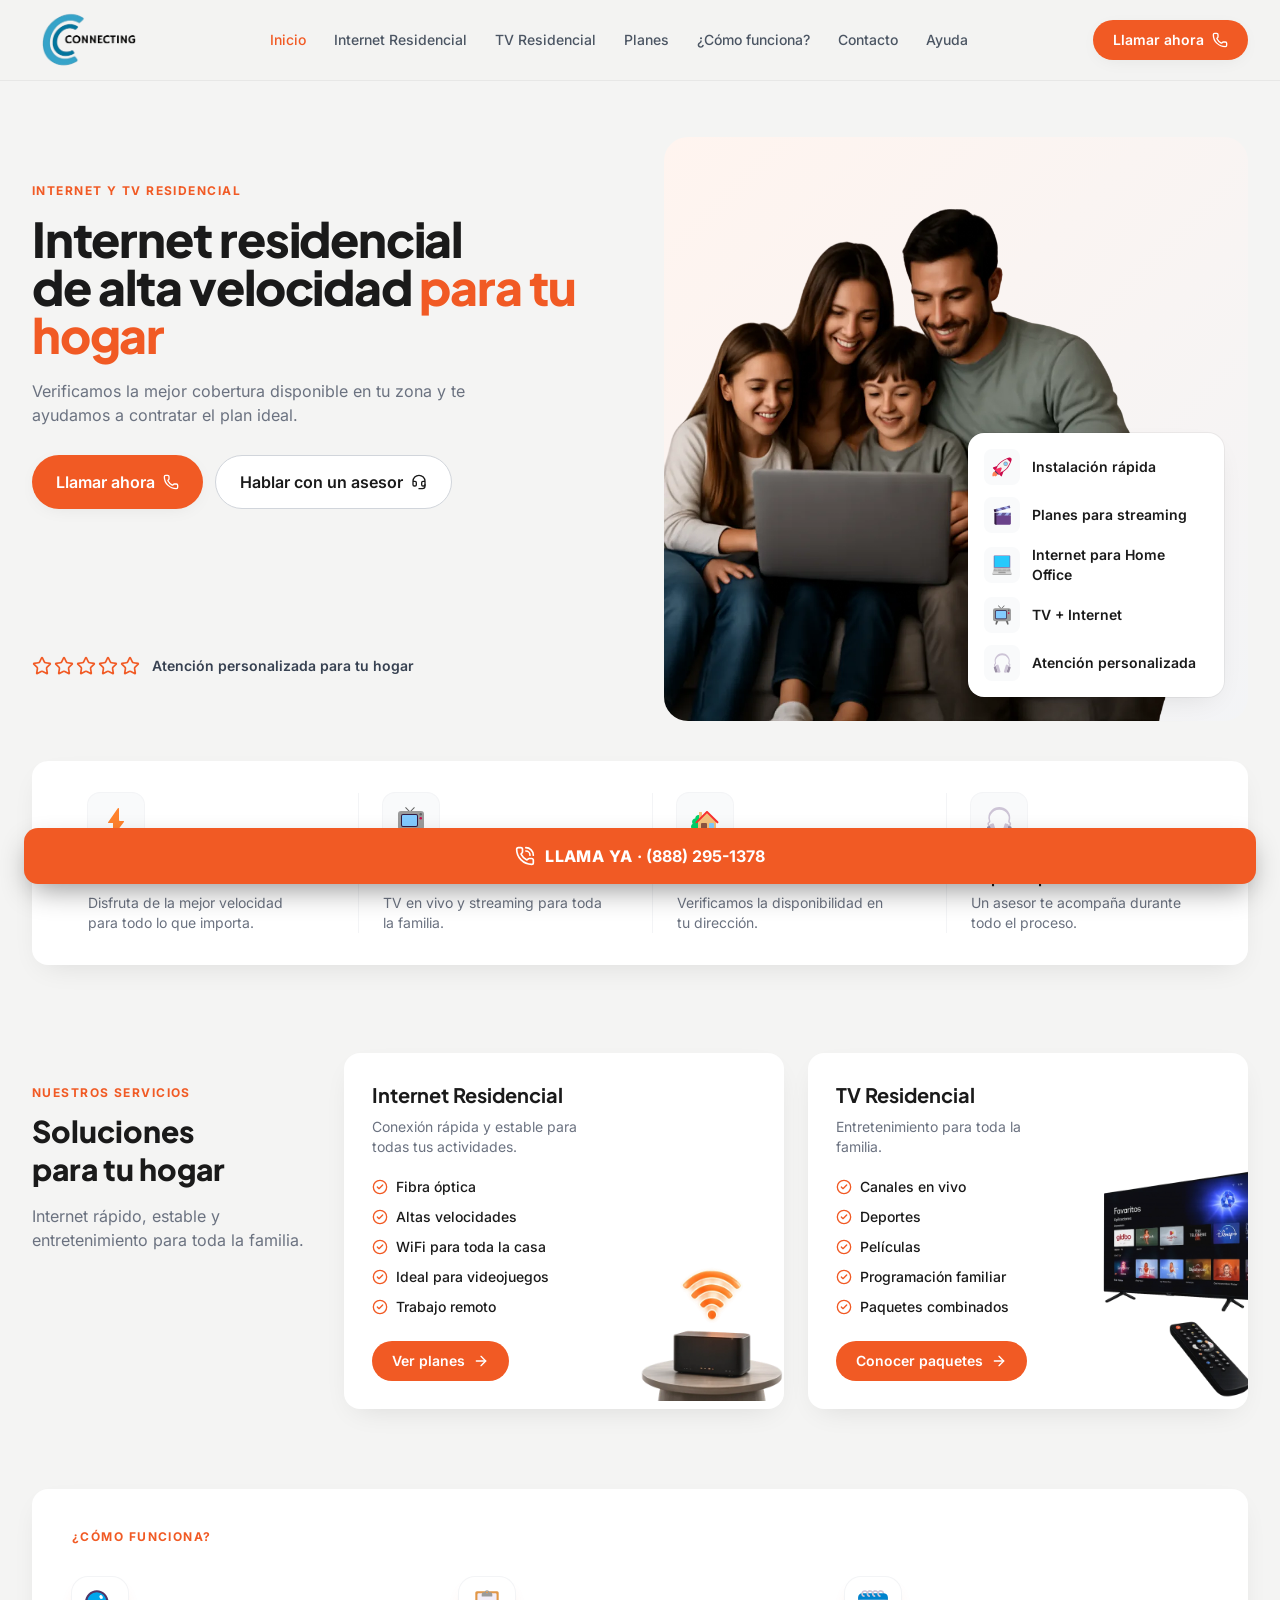
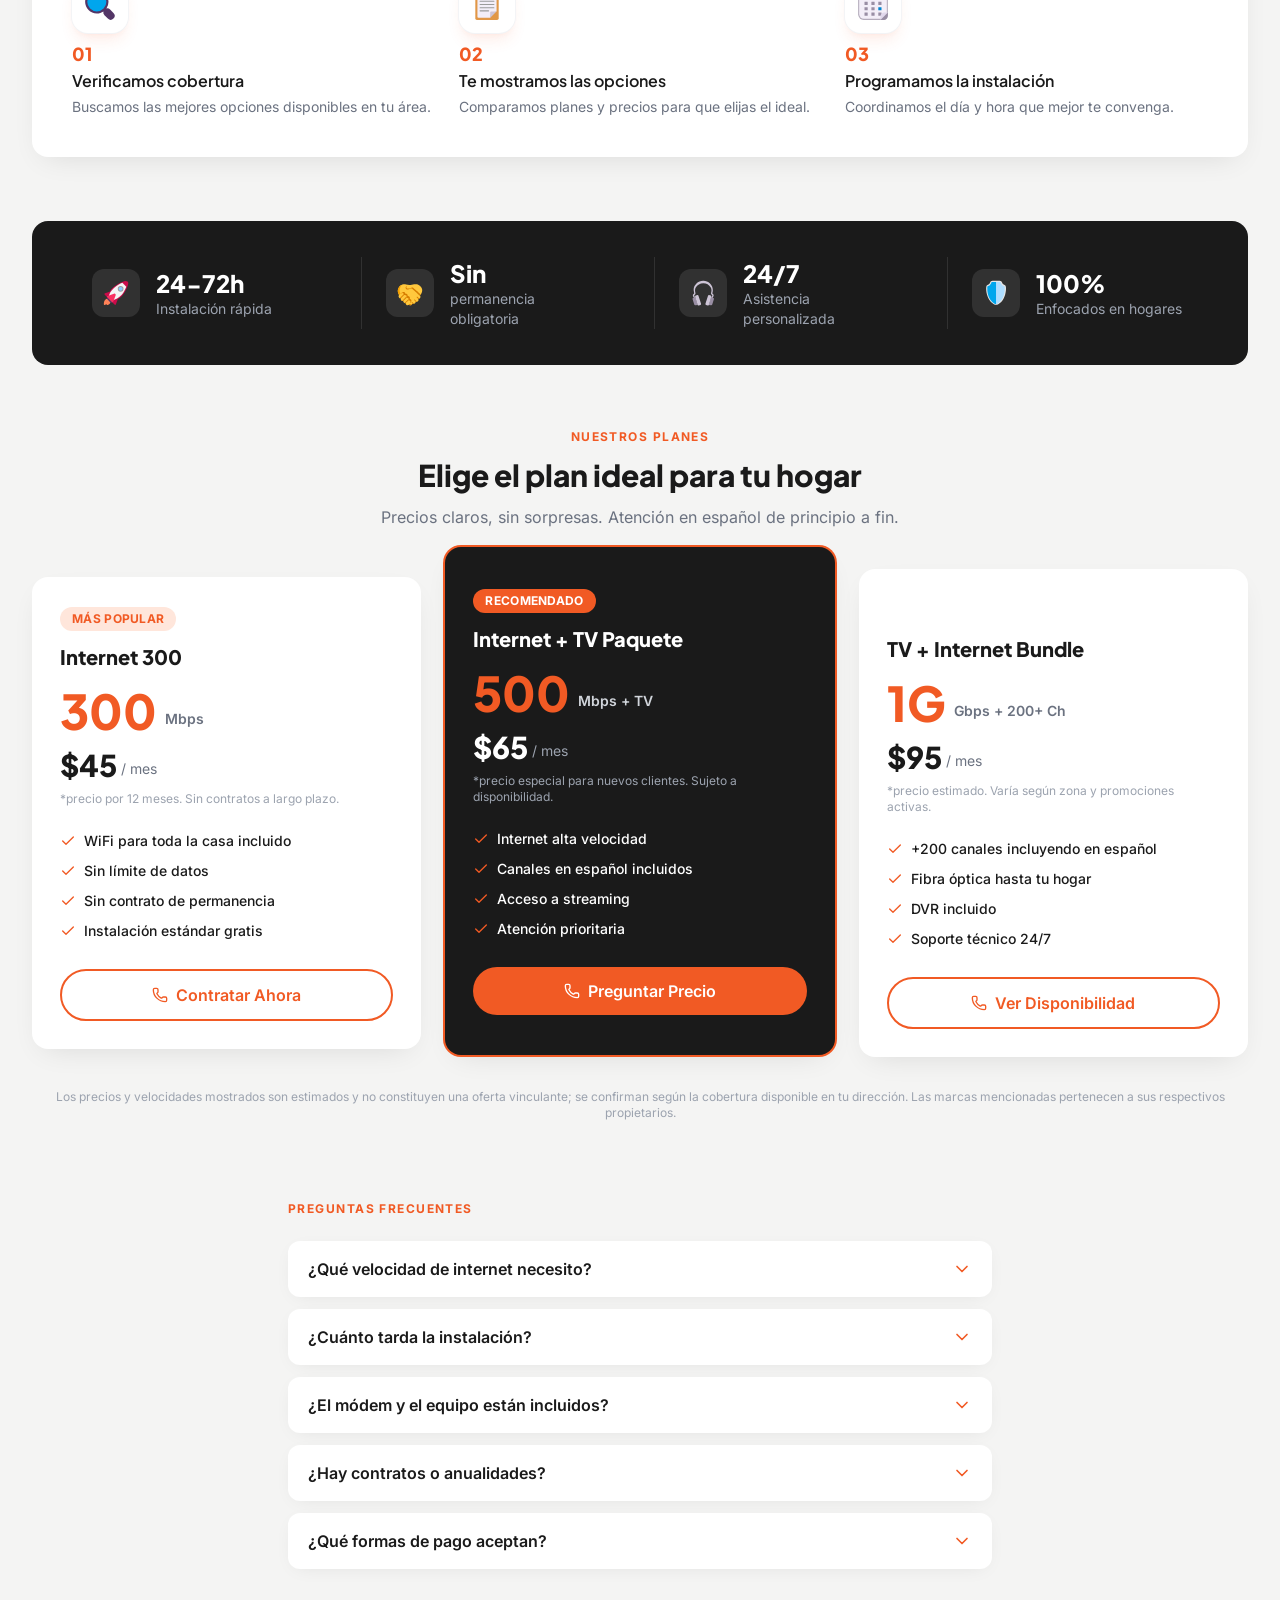
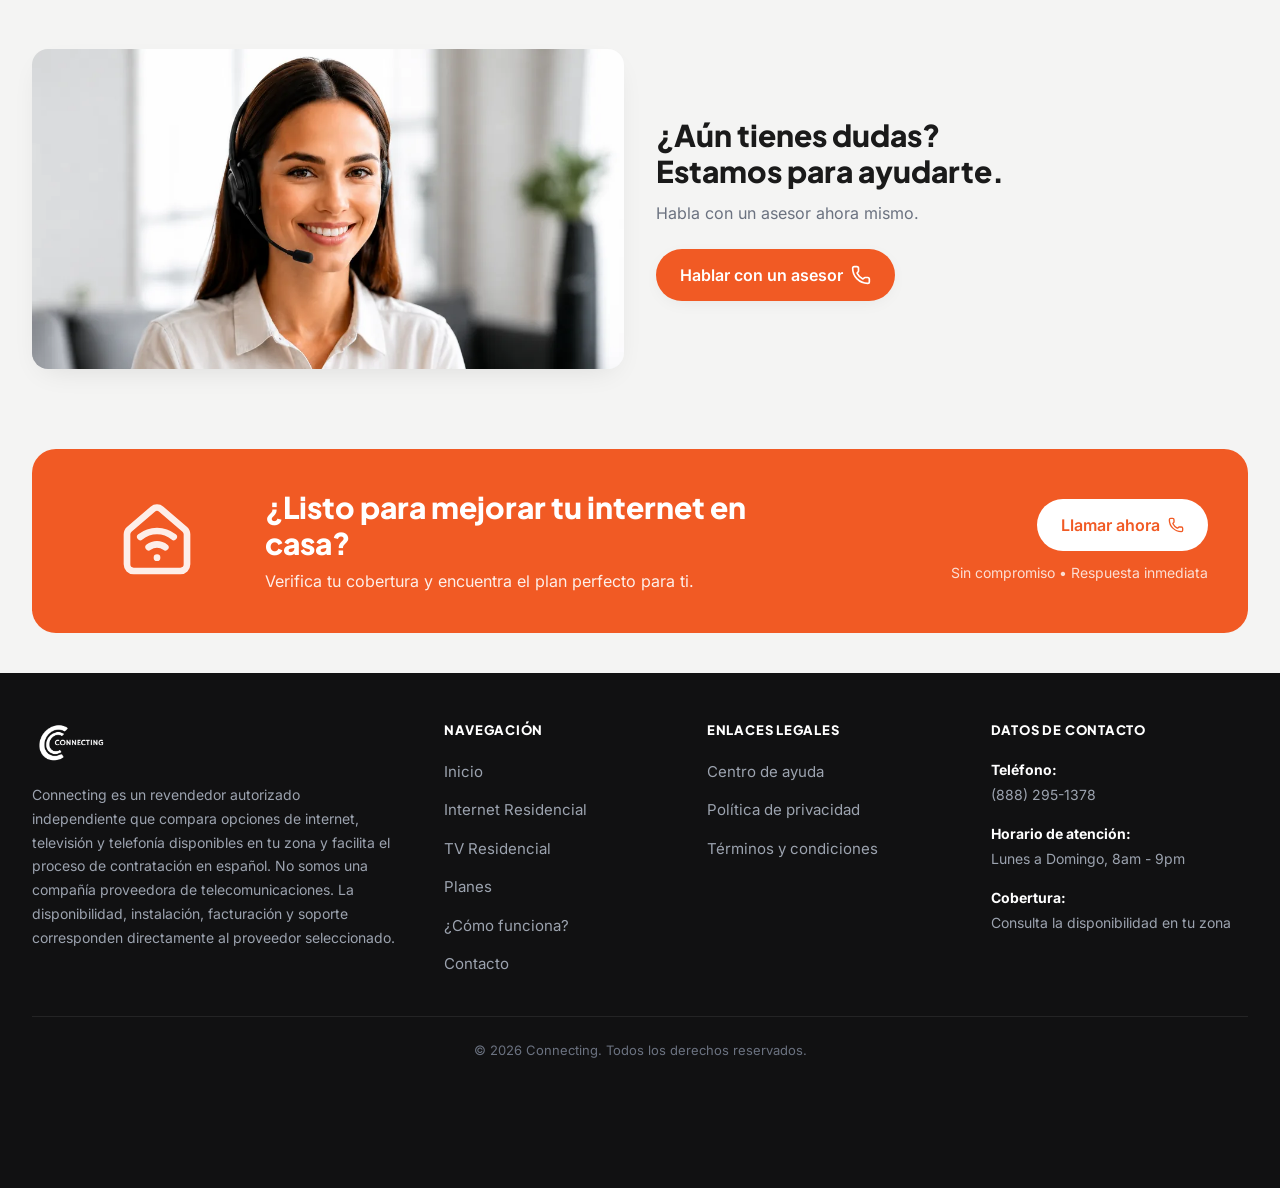
<file: index.html>
<!DOCTYPE html>
<html lang="es">
<head>
  <meta charset="UTF-8" />
  <meta name="viewport" content="width=device-width, initial-scale=1.0" />

  <!-- Google Tag Manager -->
  <script>(function(w,d,s,l,i){w[l]=w[l]||[];w[l].push({'gtm.start':
  new Date().getTime(),event:'gtm.js'});var f=d.getElementsByTagName(s)[0],
  j=d.createElement(s),dl=l!='dataLayer'?'&l='+l:'';j.async=true;j.src=
  'https://www.googletagmanager.com/gtm.js?id='+i+dl;f.parentNode.insertBefore(j,f);
  })(window,document,'script','dataLayer','GTM-KPSBXMXD');</script>
  <!-- End Google Tag Manager -->

  <!-- Google tag (gtag.js) -->
  <script async src="https://www.googletagmanager.com/gtag/js?id=AW-11097999192"></script>
  <script>
    window.dataLayer = window.dataLayer || [];
    function gtag(){dataLayer.push(arguments);}
    gtag('js', new Date());

    gtag('config', 'AW-11097999192');
  </script>

  <title>Connecting — Internet y TV Residencial de alta velocidad</title>
  <meta name="description" content="Internet residencial de alta velocidad para tu hogar. Verificamos la mejor cobertura en tu zona y te ayudamos a contratar el plan ideal." />

  <link rel="canonical" href="https://www.internetparatuhogar.com/" />
  <meta name="robots" content="index, follow" />
  <meta name="theme-color" content="#F15A24" />

  <!-- Favicon -->
  <link rel="icon" href="favicon.ico" sizes="any" />
  <link rel="icon" type="image/png" href="imagenes/favicon-32.png" sizes="32x32" />
  <link rel="apple-touch-icon" href="imagenes/apple-touch-icon.png" />

  <!-- Open Graph / redes sociales -->
  <meta property="og:type" content="website" />
  <meta property="og:title" content="Connecting — Internet y TV Residencial de alta velocidad" />
  <meta property="og:description" content="Verificamos la mejor cobertura disponible en tu zona y te ayudamos a contratar el plan ideal para tu hogar." />
  <meta property="og:image" content="https://www.internetparatuhogar.com/imagenes/familia.webp" />
  <meta property="og:url" content="https://www.internetparatuhogar.com/" />
  <meta property="og:locale" content="es_US" />
  <meta name="twitter:card" content="summary_large_image" />

  <!-- Tailwind CSS -->
  <link rel="stylesheet" href="styles.css" />
  <!-- Lucide Icons (UI details) -->
  <!-- Iconify (colorful illustrated icons) -->
  <!-- Tipografias autohospedadas -->
  <link rel="preload" href="fuentes/inter-var.woff2" as="font" type="font/woff2" crossorigin>
  <link rel="preload" href="fuentes/jakarta-var.woff2" as="font" type="font/woff2" crossorigin>
  <link rel="stylesheet" href="fuentes.css" />


  <link rel="stylesheet" href="site.css" />

  <!-- Datos estructurados -->
  <script type="application/ld+json">
  {
    "@context": "https://schema.org",
    "@type": "Organization",
    "name": "Connecting",
    "url": "https://www.internetparatuhogar.com/",
    "logo": "https://www.internetparatuhogar.com/imagenes/logo.webp",
    "description": "Revendedor autorizado independiente que compara opciones de internet, television y telefonia disponibles en tu zona y facilita el proceso de contratacion en espanol.",
    "areaServed": "US",
    "contactPoint": {
      "@type": "ContactPoint",
      "telephone": "+1-888-295-1378",
      "contactType": "customer service",
      "availableLanguage": ["Spanish", "English"]
    }
  }
  </script>
</head>

<body class="bg-paper text-ink antialiased">
<svg xmlns="http://www.w3.org/2000/svg" style="display:none" aria-hidden="true"><symbol id="l-arrow-right" viewBox="0 0 24 24" fill="none" stroke="currentColor" stroke-width="2" stroke-linecap="round" stroke-linejoin="round"><path d="M5 12h14" />
  <path d="m12 5 7 7-7 7" /></symbol><symbol id="l-check" viewBox="0 0 24 24" fill="none" stroke="currentColor" stroke-width="2" stroke-linecap="round" stroke-linejoin="round"><path d="M20 6 9 17l-5-5" /></symbol><symbol id="l-chevron-down" viewBox="0 0 24 24" fill="none" stroke="currentColor" stroke-width="2" stroke-linecap="round" stroke-linejoin="round"><path d="m6 9 6 6 6-6" /></symbol><symbol id="l-circle-check" viewBox="0 0 24 24" fill="none" stroke="currentColor" stroke-width="2" stroke-linecap="round" stroke-linejoin="round"><circle cx="12" cy="12" r="10" />
  <path d="m16 9-5.5 5.5L8 12" /></symbol><symbol id="l-clock" viewBox="0 0 24 24" fill="none" stroke="currentColor" stroke-width="2" stroke-linecap="round" stroke-linejoin="round"><circle cx="12" cy="12" r="10" />
  <path d="M12 6v6l4 2" /></symbol><symbol id="l-headset" viewBox="0 0 24 24" fill="none" stroke="currentColor" stroke-width="2" stroke-linecap="round" stroke-linejoin="round"><path d="M3 11h3a2 2 0 0 1 2 2v3a2 2 0 0 1-2 2H5a2 2 0 0 1-2-2v-5Zm0 0a9 9 0 1 1 18 0m0 0v5a2 2 0 0 1-2 2h-1a2 2 0 0 1-2-2v-3a2 2 0 0 1 2-2h3Z" />
  <path d="M21 16v2a4 4 0 0 1-4 4h-5" /></symbol><symbol id="l-house-wifi" viewBox="0 0 24 24" fill="none" stroke="currentColor" stroke-width="2" stroke-linecap="round" stroke-linejoin="round"><path d="M9.5 13.866a4 4 0 0 1 5 .01" />
  <path d="M12 17h.01" />
  <path d="M3 10a2 2 0 0 1 .709-1.528l7-6a2 2 0 0 1 2.582 0l7 6A2 2 0 0 1 21 10v9a2 2 0 0 1-2 2H5a2 2 0 0 1-2-2z" />
  <path d="M7 10.754a8 8 0 0 1 10 0" /></symbol><symbol id="l-x" viewBox="0 0 24 24" fill="none" stroke="currentColor" stroke-width="2" stroke-linecap="round" stroke-linejoin="round"><path d="M18 6 6 18" />
  <path d="m6 6 12 12" /></symbol><symbol id="l-menu" viewBox="0 0 24 24" fill="none" stroke="currentColor" stroke-width="2" stroke-linecap="round" stroke-linejoin="round"><path d="M4 5h16" />
  <path d="M4 12h16" />
  <path d="M4 19h16" /></symbol><symbol id="l-phone-call" viewBox="0 0 24 24" fill="none" stroke="currentColor" stroke-width="2" stroke-linecap="round" stroke-linejoin="round"><path d="M13 2a9 9 0 0 1 9 9" />
  <path d="M13 6a5 5 0 0 1 5 5" />
  <path d="M13.832 16.568a1 1 0 0 0 1.213-.303l.355-.465A2 2 0 0 1 17 15h3a2 2 0 0 1 2 2v3a2 2 0 0 1-2 2A18 18 0 0 1 2 4a2 2 0 0 1 2-2h3a2 2 0 0 1 2 2v3a2 2 0 0 1-.8 1.6l-.468.351a1 1 0 0 0-.292 1.233 14 14 0 0 0 6.392 6.384" /></symbol><symbol id="l-phone" viewBox="0 0 24 24" fill="none" stroke="currentColor" stroke-width="2" stroke-linecap="round" stroke-linejoin="round"><path d="M13.832 16.568a1 1 0 0 0 1.213-.303l.355-.465A2 2 0 0 1 17 15h3a2 2 0 0 1 2 2v3a2 2 0 0 1-2 2A18 18 0 0 1 2 4a2 2 0 0 1 2-2h3a2 2 0 0 1 2 2v3a2 2 0 0 1-.8 1.6l-.468.351a1 1 0 0 0-.292 1.233 14 14 0 0 0 6.392 6.384" /></symbol><symbol id="l-star" viewBox="0 0 24 24" fill="none" stroke="currentColor" stroke-width="2" stroke-linecap="round" stroke-linejoin="round"><path d="M11.525 2.295a.53.53 0 0 1 .95 0l2.31 4.679a2.123 2.123 0 0 0 1.595 1.16l5.166.756a.53.53 0 0 1 .294.904l-3.736 3.638a2.123 2.123 0 0 0-.611 1.878l.882 5.14a.53.53 0 0 1-.771.56l-4.618-2.428a2.122 2.122 0 0 0-1.973 0L6.396 21.01a.53.53 0 0 1-.77-.56l.881-5.139a2.122 2.122 0 0 0-.611-1.879L2.16 9.795a.53.53 0 0 1 .294-.906l5.165-.755a2.122 2.122 0 0 0 1.597-1.16z" /></symbol><symbol id="e-clapper-board" viewBox="0 0 32 32"><g fill="none"><path fill="#6b438b" d="M27.21 30.02H9.46c-.92 0-2.67-.75-2.67-1.67V16.74l11.093-1.91l11.007 1.91v11.61c-.01.92-.75 1.67-1.68 1.67"/><path fill="#a4aeeb" d="M11.96 10.02L9.708 9.002L8.25 7.01l4.527-1.198l3.65.074l2.013-1.572l4.51-1.194l2.615 1.092L26.66 6.12l-4.52 1.2h-3.732l-1.927 1.5zm12.57 6.72l2.461-1.986l.35-1.874h-4.683l-3.812 1.349l-2.033-1.349H12.14l-2.527 1.874l-.283 1.986h4.72l3.842-1.14l1.956 1.14z"/><path fill="#635994" d="m26.66 6.12l-3.71-3L27.16 2l.99 3.73zM7.75 11.14L6.225 9.762L6.77 7.41l1.48-.4l3.71 3.01zm10.7-6.83l-5.69 1.51l3.7 3.01l5.7-1.51zm10.43 12.43v-3.86h-1.54l-2.81 3.86zm-16.74-3.86l-2.81 3.86H6.79v-3.86zm10.55 0H16.8l-2.81 3.86h5.89z"/><path fill="#321b41" d="m6.77 7.41l.98 3.73l-2.76.73L4 8.14l1.49-.39zm1.02 5.47v15.47c0 .92.75 1.67 1.67 1.67H6.6c-.92 0-1.67-.75-1.67-1.67V12.88z"/></g></symbol><symbol id="e-clipboard" viewBox="0 0 32 32"><g fill="none"><path fill="#e19747" d="M5 4.5A1.5 1.5 0 0 1 6.5 3h19A1.5 1.5 0 0 1 27 4.5v24a1.5 1.5 0 0 1-1.5 1.5h-19A1.5 1.5 0 0 1 5 28.5z"/><path fill="#f3eef8" d="M25 6a1 1 0 0 0-1-1H8a1 1 0 0 0-1 1v21a1 1 0 0 0 1 1h10.586c.147 0 .29-.032.421-.093l.321-.783l.632-4.086l4.457-.783l.49-.247a1 1 0 0 0 .093-.422z"/><path fill="#cdc4d6" d="M24.91 22H20a1 1 0 0 0-1 1v4.91a1 1 0 0 0 .293-.203l5.414-5.414A1 1 0 0 0 24.91 22"/><path fill="#9b9b9b" d="M18 4a2 2 0 1 0-4 0h-1a2 2 0 0 0-2 2v1.5a.5.5 0 0 0 .5.5h9a.5.5 0 0 0 .5-.5V6a2 2 0 0 0-2-2zm-1 0a1 1 0 1 1-2 0a1 1 0 0 1 2 0m-8 8.5a.5.5 0 0 1 .5-.5h13a.5.5 0 0 1 0 1h-13a.5.5 0 0 1-.5-.5m0 3a.5.5 0 0 1 .5-.5h13a.5.5 0 0 1 0 1h-13a.5.5 0 0 1-.5-.5m.5 2.5a.5.5 0 0 0 0 1h13a.5.5 0 0 0 0-1zM9 21.5a.5.5 0 0 1 .5-.5h8a.5.5 0 0 1 0 1h-8a.5.5 0 0 1-.5-.5"/></g></symbol><symbol id="e-handshake" viewBox="0 0 32 32"><g fill="none"><path fill="#ffc83d" d="M11.406 6.156c-5.275-.65-7.156 2-8.062 3.219c-2.469 3.64-.985 7.64.812 9.563c0 0 10.094 9.828 10.375 10.093s.946 1.172 2.547.914c1.398-.225 1.797-1.914 1.797-1.914s1.032.842 2.516 0c1.156-.656 1.109-1.968 1.109-1.968s1.238.62 2.563-.5c1.192-1.01.453-2.782.453-2.782s1.07.176 1.828-.656c1.025-1.125.672-2.547 0-3.187L19.625 10.5l-.594-3.125z"/><path fill="#d67d00" d="m26.707 22.593l-2.226-2.257a.5.5 0 1 0-.712.703l1.764 1.788l-.017-.046s.582.096 1.191-.188m-2.729 3.557l-2.31-2.563a.5.5 0 0 0-.743.67l1.66 1.841c.199.076.73.232 1.393.053m-3.402 2.2l-1.806-1.913a.5.5 0 1 0-.727.687l.904.957c.199.13.795.45 1.629.269m-2.173.703c-.759.202-2.167.265-3.137-.773l-.776.71l.041.04q.044.042.1.1c.328.34 1.01 1.046 2.447.814c.622-.1 1.046-.49 1.325-.892"/><path fill="#f59f00" d="M6.375 6.813c-1.687 2.166-4.287 7.775.313 11.625L5.24 19.993l-1.084-1.055C2.36 17.016.875 13.016 3.344 9.375l.04-.055c.525-.706 1.366-1.839 2.95-2.567z"/><path fill="#d67d00" d="M17.25 23.688c1.203 1.39-.3 3.162-1 3.906L5.669 16.584c1.974-2.002 3.278-2.203 4.16-1.334c.88.869.468 1.484.468 1.484s1.194-.678 2.453.563c1.26 1.241.39 2.187.39 2.187s1.3-.234 2.22.797c1.03 1.157.374 2.5.374 2.5s.79.068 1.516.907"/><path fill="#ffc83d" d="M12.438 8c3.234-1.297 8.14-1.953 10.39-1.984c1.531 0 3.481.37 5.547 2.797c3.3 3.874.828 8.296-1.125 10.093V17.5s-7.506-6.536-7.75-6.766c-.45-.425-2.302-.296-2.5-.234c-.604.188-1.65.5-3 1c-1.098.407-1.969.078-2.328-.766c-.36-.843-.842-2.09.765-2.734"/><path fill="#d67d00" d="M28.31 17.71a8.4 8.4 0 0 1-1.06 1.196c-2.76-2.406-8.378-7.325-8.828-7.75s-.974-.406-1.172-.344A79 79 0 0 0 13.75 12c-1.098.407-2.203-.422-2.562-1.266c-.33-.771-.356-1.879.87-2.556l.632-.277l.05-.019c-1.953 1.468-.228 3.262 1.385 3.056c.567-.073 1.5-.266 2.406-.5c.36-.094.713-.259 1.046-.414c.625-.293 1.18-.552 1.58-.243c1.5 1.165 5.976 4.968 9.154 7.929"/><path fill="#ffc83d" d="M8.82 16.879a2.203 2.203 0 0 0-3.09-.398L3.812 18.1c-.883.735-1.112 2.11-.467 3.002c.584.808 1.48 1.142 2.303.908c-.365.835-.334 1.903.367 2.49c.655.547 1.464.922 2.275.669c-.078.535.08 1.121.63 1.705c.52.551 1.276.826 2.087.643c-.107.572.074 1.208.743 1.853c.819.79 2.08.858 3.265-.23l.772-.9c.62-.78 1.478-2.136.196-3.288c-.443-.398-.952-.619-1.481-.62c.287-.7.282-1.558-.55-2.38c-.52-.513-1.157-.736-1.86-.568c.38-.808.371-1.633-.39-2.385c-.691-.683-1.543-1.007-2.643-.39c.194-.596.148-1.228-.24-1.731"/><path fill="#d67d00" d="M9.034 17.242L4.31 21.907c.418.186.873.229 1.31.112l3.469-3.426l-.029.016c.15-.459.156-.94-.026-1.367m3.212 2.584L6.96 25.085c.425.171.878.226 1.332.085l3.807-3.786l-.005.001c.245-.52.328-1.048.153-1.559m2.326 3.071l-4.918 4.498c.404.177.865.231 1.345.125l3.513-3.213c.17-.427.23-.912.06-1.41"/></g></symbol><symbol id="e-headphone" viewBox="0 0 32 32"><g fill="none"><path fill="#998ea4" d="m5.99 29.145l-1.94-6.18c-.16-.53.07-1.11.57-1.39l2.52-1.37l2.95 9.43l-2.85.32c-.56.07-1.08-.27-1.25-.81m20.58 0l1.94-6.18c.17-.53-.06-1.11-.57-1.39l-2.52-1.37l-2.95 9.43l2.85.32c.56.07 1.08-.27 1.25-.81"/><path fill="#cdc4d6" d="M26.72 16.11c-.1.3.03.63.3.78c1.04.55 1.44 1.82.92 2.89l-.56 1.13c-.13.27-.4.42-.68.42c-.14 0-.29-.05-.43-.14c-.32-.21-.41-.65-.24-.99l.55-1.1c.16-.32.02-.69-.29-.86c-.91-.5-1.34-1.59-1.02-2.59c.29-.91.44-1.87.44-2.84v-.02c0-1.11-.3-2.2-.86-3.15a9.9 9.9 0 0 0-8.55-4.89c-3.65 0-6.83 1.96-8.56 4.89c-.56.95-.86 2.04-.86 3.15v.02c0 .97.15 1.93.44 2.84c.33 1.01-.1 2.09-1.02 2.59c-.31.17-.45.54-.29.86l.55 1.1c.17.34.08.77-.24.99c-.13.1-.28.14-.43.14c-.28 0-.55-.15-.68-.42l-.56-1.13c-.53-1.06-.12-2.32.92-2.88c.27-.14.4-.47.3-.78A10.81 10.81 0 0 1 8.5 5.18c2.07-2.09 4.84-3.21 7.78-3.18h.02c2.92-.03 5.65 1.07 7.72 3.11c2.08 2.04 3.22 4.78 3.22 7.69c0 1.13-.18 2.24-.52 3.31"/><path fill="#cdc4d6" d="m9.58 18.375l-1.93.6c-.53.17-.82.73-.66 1.26l2.93 9.37c.17.53.73.82 1.26.66l1.93-.6c.53-.17.82-.73.66-1.26l-2.93-9.37c-.16-.53-.73-.82-1.26-.66m13.4 0l1.93.6c.53.17.82.73.66 1.26l-2.93 9.37c-.17.53-.73.82-1.26.66l-1.93-.6c-.53-.17-.82-.73-.66-1.26l2.93-9.37c.17-.53.73-.82 1.26-.66"/></g></symbol><symbol id="e-high-voltage" viewBox="0 0 32 32"><path fill="#ff822d" d="m17.831 3.306l-9.726 13.9c-.26.37-.045.794.395.794h4c.35 0 .5.14.5.5v10.763c0 .71.86 1.02 1.27.45l9.618-12.828c.27-.37.052-.885-.388-.885H20c-.5 0-1-.5-1-1V3.5c0-.5-.76-.774-1.169-.194"/></symbol><symbol id="e-house-with-garden" viewBox="0 0 32 32"><g fill="none"><path fill="#7d4533" d="M10 24H8v4h2z"/><path fill="#00d26a" d="M15.056 18.665c.336-.125.57-.28.641-.477c.123-.33.194-.693.194-1.076v-.632c0-1.687-1.333-3.053-2.982-3.085c0-1.873-1.496-3.395-3.338-3.395s-3.338 1.522-3.338 3.395h-.081c-1.669 0-3.033 1.377-3.033 3.085v.632c0 .631.194 1.221.51 1.718A3.32 3.32 0 0 0 2 21.698C2 23.52 3.455 25 5.246 25h8.508C15.544 25 17 23.52 17 21.698a3.28 3.28 0 0 0-1.944-3.033"/><path fill="#f3c07b" d="M9 28h18V15.497L18.065 7L13 11.283V7.416A.404.404 0 0 0 12.6 7h-2.19c-.23 0-.41.188-.41.416v6.404l-1 .846z"/><path fill="#8c5543" d="M17.953 28h-5.889c-.037 0-.064-.03-.064-.07v-8.808c0-.621.457-1.122 1.024-1.122h3.95c.567 0 1.024.501 1.024 1.122v8.808c.01.04-.018.07-.046.07"/><path fill="#402a32" d="M16.5 24a.5.5 0 1 0 0-1a.5.5 0 0 0 0 1"/><path fill="#d3d3d3" d="M18.197 29h-6.394c-.44 0-.803-.451-.803-1s.362-1 .803-1h6.394c.44 0 .803.451.803 1s-.362 1-.803 1"/><path fill="#f8312f" d="M29.16 16.595L18.69 6.285c-.39-.38-1.02-.38-1.41 0l-.01.01l-10.49 10.33a.97.97 0 0 0 0 1.39c.39.38 1.02.38 1.41 0l9.79-9.65l9.77 9.62c.39.38 1.02.38 1.41 0a.97.97 0 0 0 0-1.39"/><path fill="#00f397" d="M30 30H2c0-1.1.9-2 2-2h24a2 2 0 0 1 2 2"/><path fill="#83cbff" d="M24.284 23h-3.568a.72.72 0 0 1-.716-.716v-3.568a.72.72 0 0 1 .716-.716h3.568a.72.72 0 0 1 .716.716v3.568a.72.72 0 0 1-.716.716"/><path fill="#00d26a" d="M26.32 30a3.14 3.14 0 0 0 1.51-1.806c.11-.321.17-.662.17-1.013c0-.883-.36-1.686-.95-2.268A3.17 3.17 0 0 0 24.83 24c-1.25 0-2.34.742-2.86 1.806a.85.85 0 0 1-.53.451c-.76.241-1.32.924-1.42 1.736q-.015.03 0 .06c-.02.06-.02.13-.02.201c0 .733.38 1.365.95 1.736h5.37z"/></g></symbol><symbol id="e-laptop" viewBox="0 0 32 32"><g fill="none"><path fill="#d3d3d3" d="m28 20l-12-1l-12 1l-1.98 8.891c-.11.766.975.609 1.48.609h25c.505 0 1.59.157 1.48-.609z"/><path fill="#7167a4" d="M27 2H5c-.55 0-1 .45-1 1v16.99h24V3c0-.55-.45-1-1-1"/><path fill="#26c9fc" d="M5 18.74V3.25c0-.14.11-.25.25-.25h21.5c.14 0 .25.11.25.25v15.49c0 .14-.11.25-.25.25H5.25c-.14 0-.25-.11-.25-.25"/><path fill="#9b9b9b" fill-rule="evenodd" d="m27.27 21.28l.72 3.25a.38.38 0 0 1-.37.46H4.38c-.24 0-.42-.23-.37-.46l.72-3.25c.04-.17.19-.29.37-.29h21.8c.18 0 .33.12.37.29M8.186 24.5H6.753l.125-.75H8.28zm1.938 0H8.69l.094-.75h1.404zm1.838 0h-1.336l.062-.75h1.306zm1.85 0h-1.35l.032-.75h1.35zm1.938 0h-1.437l.031-.75h1.406zm1.937 0H16.25v-.75h1.406zm1.85 0h-1.35l-.03-.75h1.349zm1.837 0h-1.336l-.032-.75h1.306zm1.937 0h-1.435l-.063-.75h1.404zm1.936 0h-1.433l-.093-.75h1.4zm1.753 0h-1.247l-.125-.75h1.247zm-.333-2l.125.75h-1.247l-.125-.75zm-.167-1l.083.5h-1.246l-.084-.5zm-3.06 0h1.307l.083.5h-1.328zm-1.814 0h1.31l.062.5h-1.33zm-1.713 0h1.211l.042.5h-1.233zm-1.85 0h1.35l.02.5h-1.35zm-1.813 0h1.312l.021.5H16.25zm-1.812 0h1.312v.5h-1.333zm-1.85 0h1.35l-.022.5h-1.35zm-1.712 0h1.211l-.02.5h-1.233zm-1.812 0h1.31l-.042.5h-1.33zm-1.81 0H8.56l-.063.5H7.17zm-1.754 0h1.247l-.084.5H5.417zm-.292 1.75l.125-.75H6.58l-.125.75zM5 24.5l.125-.75h1.247l-.125.75zm20.038-1.25l-.125-.75h-1.349l.094.75zm-1.884 0l-.093-.75h-1.352l.063.75zm-1.884 0l-.062-.75h-1.254l.032.75zm-1.785 0l-.031-.75h-1.35l.032.75zm-1.85 0l-.031-.75H16.25v.75zM7.087 22.5l-.125.75h1.38l.094-.75zm1.852 0l-.093.75h1.382l.063-.75zm1.854 0l-.063.75h1.284l.032-.75zm1.753 0l-.031.75h1.35l.03-.75zm1.85 0l-.031.75h1.385v-.75z" clip-rule="evenodd"/><path fill="#9b9b9b" d="M29.09 29a.9.9 0 0 0 .8-.49l.09.38l.003.023A.913.913 0 0 1 29.09 30H2.91c-.5 0-.91-.41-.91-.91c0-.07.01-.13.03-.19l.08-.38c.15.28.45.48.8.48zm-18.27-1.01h10.36c.16 0 .28-.15.24-.31l-.38-1.5a.255.255 0 0 0-.24-.19h-9.6c-.11 0-.21.08-.24.19l-.38 1.5c-.04.16.08.31.24.31"/></g></symbol><symbol id="e-magnifying-glass-tilted-left" viewBox="0 0 32 32"><g fill="none"><path fill="#00a6ed" d="M3 13c0 5.523 4.477 10 10 10s10-4.477 10-10S18.523 3 13 3S3 7.477 3 13"/><path fill="#fff" d="M18.348 7.732c.552.957.419 2.068-.299 2.482c-.717.414-1.747-.025-2.299-.982s-.418-2.068.299-2.482c.718-.414 1.747.025 2.3.982"/><path fill="#533566" d="M2 13c0 6.075 4.925 11 11 11c2.295 0 4.426-.703 6.19-1.905a3.75 3.75 0 0 0 1.005 3.483l3.182 3.182a3.75 3.75 0 0 0 5.303-5.303l-3.182-3.182a3.75 3.75 0 0 0-3.454-1.012A10.95 10.95 0 0 0 24 13c0-6.075-4.925-11-11-11S2 6.925 2 13m20 0a9 9 0 1 1-18 0a9 9 0 0 1 18 0"/></g></symbol><symbol id="e-rocket" viewBox="0 0 32 32"><g fill="none"><path fill="#ca0b4a" d="M29.2 2.95c-.947-.947-2.7-.998-3.818-.425c-.913.314-1.874.667-2.854 1.063l.01.01c-2.575 1.095-6.427 3.04-9.51 5.902c-2.164 2.01-3.404 3.556-4.235 4.965l-5.298 1.95a1 1 0 0 0-.362 1.646l11.138 11.137a1 1 0 0 0 1.645-.362l2.204-5.986c1.608-.958 3.223-2.165 4.908-3.85c2.39-2.39 4.366-6.56 5.513-9.357l.009.008c.4-.99.758-1.961 1.074-2.883c.573-1.118.74-2.654-.424-3.818"/><path fill="#f4f4f4" d="M23.299 4.365c-2.517 1.04-6.478 2.978-9.59 5.868c-2.015 1.87-3.172 3.294-3.94 4.55c-.769 1.255-1.175 2.38-1.663 3.74l-.002.007c-.17.474-.35.977-.559 1.514l4.556 4.556c3.602-1.48 6.74-2.828 10.22-6.307c2.351-2.352 4.339-6.642 5.454-9.421z"/><path fill="#9b9b9b" d="M24.528 11.25a3.25 3.25 0 1 1-6.5 0a3.25 3.25 0 0 1 6.5 0"/><path fill="#83cbff" d="M23.528 11.25a2.25 2.25 0 1 1-4.5 0a2.25 2.25 0 0 1 4.5 0"/><path fill="#ff8257" d="M2.451 29.61C1.744 28.905 2.028 24 4.528 23c0 0 2.5-1 4.11.6c1.612 1.601.89 3.4.89 3.4c-.707 2.121-3.718 2.965-4.071 2.61c-.195-.194.156-.55 0-.706c-.157-.157-.398.022-1.06.353c-.472.236-1.663.637-1.946.354"/><path fill="#533566" d="M6.088 21.06a1.5 1.5 0 0 1 2.122 0l3.535 3.536a1.5 1.5 0 1 1-2.121 2.122l-3.536-3.536a1.5 1.5 0 0 1 0-2.121"/><path fill="#f92f60" d="M15.535 18.722c.442-1.2-.725-2.368-1.926-1.926l-7.114 2.619a1 1 0 0 0-.362 1.646l5.138 5.137a1 1 0 0 0 1.645-.362z"/></g></symbol><symbol id="e-shield" viewBox="0 0 32 32"><g fill="none"><path fill="#e6e6e6" d="M12.096 2a2.78 2.78 0 0 0-1.9.694c-.837.75-.724 1.467-1.471 2.521A2.9 2.9 0 0 1 6.833 6.53l-.03.007a2.63 2.63 0 0 0-1.921 2.356c-.65 5.089 1.1 13 5.322 17.331a24.4 24.4 0 0 0 3.749 2.919a6.53 6.53 0 0 0 4.259 0a22.6 22.6 0 0 0 3.77-2.922c4.087-4.192 5.983-12.138 5.322-17.33a2.59 2.59 0 0 0-1.951-2.364a2.9 2.9 0 0 1-1.892-1.315c-.676-.954-.667-1.8-1.471-2.52a2.78 2.78 0 0 0-1.9-.695z"/><path fill="#aeddff" d="M20.009 3.5H16l-3.214 12.419L16 28.5c2 0 2-.5 4-2c0 0 6.5-4.5 6-17c0 0 .002-1.25-1-1.5c-2.5-.5-3.5-3.5-3.5-3.5c-.132-.334-.5-1-1.491-1"/><path fill="#00a6ed" d="M12.019 3.5h4.008v25c-2 0-2-.5-4-2c0 0-6.5-4.5-6-17c0 0-.002-1.25 1-1.5c2.5-.5 3.5-3.5 3.5-3.5c.132-.334.5-1 1.492-1"/></g></symbol><symbol id="e-spiral-calendar" viewBox="0 0 32 32"><g fill="none"><path fill="#b4acbc" d="m2 9l13.267-2.843a3.5 3.5 0 0 1 1.466 0L30 9v15.8a5.2 5.2 0 0 1-5.2 5.2H7.2A5.2 5.2 0 0 1 2 24.8z"/><path fill="#f3eef8" d="M3 10.905V24.5A4.5 4.5 0 0 0 7.5 29h16l5.5-5.667V10.905L16 9z"/><path fill="#998ea4" d="M8.2 13a.2.2 0 0 0-.2.2v2.6c0 .11.09.2.2.2h2.6a.2.2 0 0 0 .2-.2v-2.6a.2.2 0 0 0-.2-.2zm6.5 0a.2.2 0 0 0-.2.2v2.6c0 .11.09.2.2.2h2.6a.2.2 0 0 0 .2-.2v-2.6a.2.2 0 0 0-.2-.2zm6.3.2c0-.11.09-.2.2-.2h2.6c.11 0 .2.09.2.2v2.6a.2.2 0 0 1-.2.2h-2.6a.2.2 0 0 1-.2-.2zM8.2 18a.2.2 0 0 0-.2.2v2.6c0 .11.09.2.2.2h2.6a.2.2 0 0 0 .2-.2v-2.6a.2.2 0 0 0-.2-.2zm6.3.2c0-.11.09-.2.2-.2h2.6c.11 0 .2.09.2.2v2.6a.2.2 0 0 1-.2.2h-2.6a.2.2 0 0 1-.2-.2zM8.2 23a.2.2 0 0 0-.2.2v2.6c0 .11.09.2.2.2h2.6a.2.2 0 0 0 .2-.2v-2.6a.2.2 0 0 0-.2-.2zm6.3.2c0-.11.09-.2.2-.2h2.6c.11 0 .2.09.2.2v2.6a.2.2 0 0 1-.2.2h-2.6a.2.2 0 0 1-.2-.2zm6.7-.2a.2.2 0 0 0-.2.2v2.6c0 .11.09.2.2.2h2.6a.2.2 0 0 0 .2-.2v-2.6a.2.2 0 0 0-.2-.2zm8.81 3.24V23l-4.51 2.5l-2.49 4.5h3.24c2.08 0 3.76-1.69 3.76-3.76"/><path fill="#e1d8ec" d="M23.01 26.76V30l7-7h-3.24c-2.07 0-3.76 1.69-3.76 3.76"/><path fill="#0084ce" d="M30 8.785V11H2V8.785C2 6.691 3.69 4.99 5.759 5h19.277l.728-.57l.772.582C28.468 5.162 30 6.792 30 8.785M21.2 18a.2.2 0 0 0-.2.2v2.6c0 .11.09.2.2.2h2.6a.2.2 0 0 0 .2-.2v-2.6a.2.2 0 0 0-.2-.2z"/><path fill="#cdc4d6" d="M11.52 5a1.77 1.77 0 0 0 1.11 1.92c.328.128.62.403.62.754c0 .477-.395.875-.855.748a3.27 3.27 0 0 1-2.381-3.456A1.77 1.77 0 1 0 7.63 6.92c.328.127.62.402.62.753c0 .477-.395.875-.855.748A3.271 3.271 0 0 1 8.27 2c1.003 0 1.9.451 2.5 1.162A3.26 3.26 0 0 1 13.27 2c1.003 0 1.9.451 2.5 1.162A3.26 3.26 0 0 1 18.27 2c1.003 0 1.9.451 2.5 1.162A3.27 3.27 0 0 1 26.529 5h-1.51a1.77 1.77 0 0 0-3.493-.034l.003.034h-.009a1.77 1.77 0 0 0 1.11 1.92c.328.128.62.403.62.754c0 .477-.395.875-.855.748a3.27 3.27 0 0 1-2.381-3.456a1.77 1.77 0 0 0-3.488 0l.003.034h-.009a1.77 1.77 0 0 0 1.11 1.92c.328.128.62.403.62.754c0 .477-.395.875-.855.748a3.27 3.27 0 0 1-2.381-3.456a1.77 1.77 0 0 0-3.488 0l.003.034z"/></g></symbol><symbol id="e-television" viewBox="0 0 32 32"><g fill="none"><path fill="#636363" d="M10.354 3.06a.5.5 0 1 1 .707-.706l3.889 3.889l-.707.707zm8.535-.707a.5.5 0 0 1 .707.708L15.707 6.95L15 6.243zM11 23.5L8 23l-1.535 5.728a1.07 1.07 0 0 0 2.019.695zm10 0l3-.5l1.535 5.728a1.07 1.07 0 0 1-2.018.695z"/><path fill="#9b9b9b" d="M3 9a3 3 0 0 1 3-3h20a3 3 0 0 1 3 3v13a3 3 0 0 1-3 3H6a3 3 0 0 1-3-3z"/><circle cx="25.75" cy="13.25" r="1.25" fill="#ca0b4a"/><circle cx="25.75" cy="9.25" r="1.25" fill="#636363"/><path fill="#83cbff" d="M6.5 11.5a2 2 0 0 1 2-2h12a2 2 0 0 1 2 2v8a2 2 0 0 1-2 2h-12a2 2 0 0 1-2-2z"/><path fill="#321b41" d="M21 10a1 1 0 0 1 1 1v9a1 1 0 0 1-1 1H8a1 1 0 0 1-1-1v-9a1 1 0 0 1 1-1zM8 9a2 2 0 0 0-2 2v9a2 2 0 0 0 2 2h13a2 2 0 0 0 2-2v-9a2 2 0 0 0-2-2z"/></g></symbol></svg>

  <!-- Google Tag Manager (noscript) -->
  <noscript><iframe src="https://www.googletagmanager.com/ns.html?id=GTM-KPSBXMXD"
  height="0" width="0" style="display:none;visibility:hidden"></iframe></noscript>
  <!-- End Google Tag Manager (noscript) -->

  <!-- ============ HEADER ============ -->
  <header class="sticky top-0 z-50 bg-paper/90 backdrop-blur border-b border-black/5">
    <div class="mx-auto max-w-7xl px-4 sm:px-6 lg:px-8">
      <div class="flex h-16 lg:h-20 items-center justify-between">

        <!-- Logo -->
        <a href="#inicio" class="flex items-center">
          <img src="imagenes/logo.webp" alt="Connecting" width="500" height="282" class="h-12 lg:h-16 w-auto" />
        </a>

        <!-- Desktop nav -->
        <nav class="hidden lg:flex items-center gap-7 text-sm font-medium text-gray-600">
          <a href="#inicio"      class="text-brand">Inicio</a>
          <a href="#internet"    class="hover:text-ink transition">Internet Residencial</a>
          <a href="#tv"          class="hover:text-ink transition">TV Residencial</a>
          <a href="#planes"      class="hover:text-ink transition">Planes</a>
          <a href="#como-funciona" class="hover:text-ink transition">¿Cómo funciona?</a>
          <a href="#contacto"    class="hover:text-ink transition">Contacto</a>
          <a href="ayuda.html"   class="hover:text-ink transition">Ayuda</a>
        </nav>

        <!-- Desktop CTA -->
        <a href="tel:8882951378" class="hidden lg:inline-flex items-center gap-2 rounded-full bg-brand px-5 py-2.5 text-sm font-semibold text-white shadow-soft hover:bg-brand-dark transition">
          Llamar ahora <svg class="h-4 w-4" aria-hidden="true"><use href="#l-phone"/></svg>
        </a>

        <!-- Mobile actions -->
        <div class="flex items-center gap-3 lg:hidden">
          <a href="tel:8882951378" class="grid h-10 w-10 place-items-center rounded-full border border-brand/30 text-brand">
            <svg class="h-5 w-5" aria-hidden="true"><use href="#l-phone"/></svg>
          </a>
          <button id="menuBtn" aria-label="Abrir menú" aria-expanded="false" aria-controls="mobileMenu" class="grid h-10 w-10 place-items-center rounded-md text-ink">
            <svg class="h-6 w-6" aria-hidden="true"><use id="menuIcon" href="#l-menu"/></svg>
          </button>
        </div>
      </div>
    </div>

    <!-- Mobile menu -->
    <div id="mobileMenu" class="hidden lg:hidden border-t border-black/5 bg-paper">
      <nav class="mx-auto max-w-7xl px-4 py-4 flex flex-col gap-1 text-sm font-medium">
        <a href="#inicio"        class="rounded-lg px-3 py-2.5 text-brand bg-brand-50">Inicio</a>
        <a href="#internet"      class="rounded-lg px-3 py-2.5 hover:bg-black/5">Internet Residencial</a>
        <a href="#tv"            class="rounded-lg px-3 py-2.5 hover:bg-black/5">TV Residencial</a>
        <a href="#planes"        class="rounded-lg px-3 py-2.5 hover:bg-black/5">Planes</a>
        <a href="#como-funciona" class="rounded-lg px-3 py-2.5 hover:bg-black/5">¿Cómo funciona?</a>
        <a href="#contacto"      class="rounded-lg px-3 py-2.5 hover:bg-black/5">Contacto</a>
        <a href="ayuda.html"     class="rounded-lg px-3 py-2.5 hover:bg-black/5">Centro de ayuda</a>
        <a href="tel:8882951378" class="mt-2 inline-flex items-center justify-center gap-2 rounded-full bg-brand px-5 py-3 font-semibold text-white">
          Llamar ahora <svg class="h-4 w-4" aria-hidden="true"><use href="#l-phone"/></svg>
        </a>
      </nav>
    </div>
  </header>

  <main>
    <!-- ============ HERO ============ -->
    <section id="inicio" class="mx-auto max-w-7xl px-4 sm:px-6 lg:px-8 pt-8 lg:pt-14 pb-10">
      <div class="grid items-center gap-8 lg:grid-cols-2 lg:gap-12">

        <!-- Text -->
        <div class="lg:col-start-1 lg:row-start-1">
          <p class="eyebrow text-xs font-bold uppercase text-brand mb-4">Internet y TV Residencial</p>
          <h1 class="font-display text-4xl sm:text-5xl font-extrabold leading-[1.08] tracking-tight">
            Internet residencial<br class="hidden sm:block" /> de alta velocidad
            <span class="text-brand">para tu hogar</span>
          </h1>
          <p class="mt-5 max-w-md text-gray-500">
            Verificamos la mejor cobertura disponible en tu zona y te ayudamos a contratar el plan ideal.
          </p>
          <div class="mt-7 flex flex-col sm:flex-row gap-3">
            <a href="tel:8882951378" class="inline-flex items-center justify-center gap-2 rounded-full bg-brand px-6 py-3.5 font-semibold text-white shadow-soft hover:bg-brand-dark transition">
              Llamar ahora <svg class="h-4 w-4" aria-hidden="true"><use href="#l-phone"/></svg>
            </a>
            <a href="#contacto" class="inline-flex items-center justify-center gap-2 rounded-full border border-gray-300 bg-white px-6 py-3.5 font-semibold text-ink hover:bg-gray-50 transition">
              Hablar con un asesor <svg class="h-4 w-4" aria-hidden="true"><use href="#l-headset"/></svg>
            </a>
          </div>
        </div>

        <!-- Image + floating card -->
        <div class="relative lg:col-start-2 lg:row-span-2 lg:row-start-1">
          <div class="relative z-0 overflow-hidden rounded-3xl bg-gradient-to-br from-brand-50 to-gray-100">
            <img src="imagenes/familia.webp" alt="Familia conectada en casa" width="1024" height="1024" fetchpriority="high" decoding="async" class="w-full object-cover" />
          </div>
          <!-- Features card -->
          <div class="relative z-10 mx-auto -mt-14 w-[92%] sm:absolute sm:bottom-6 sm:right-6 sm:mt-0 sm:w-64 rounded-2xl bg-white p-4 shadow-card ring-1 ring-black/5">
            <ul class="space-y-3 text-sm font-semibold">
              <li class="flex items-center gap-3"><span class="grid h-9 w-9 shrink-0 place-items-center rounded-lg bg-gray-50"><svg width="22" height="22" aria-hidden="true"><use href="#e-rocket"/></svg></span> Instalación rápida</li>
              <li class="flex items-center gap-3"><span class="grid h-9 w-9 shrink-0 place-items-center rounded-lg bg-gray-50"><svg width="22" height="22" aria-hidden="true"><use href="#e-clapper-board"/></svg></span> Planes para streaming</li>
              <li class="flex items-center gap-3"><span class="grid h-9 w-9 shrink-0 place-items-center rounded-lg bg-gray-50"><svg width="22" height="22" aria-hidden="true"><use href="#e-laptop"/></svg></span> Internet para Home Office</li>
              <li class="flex items-center gap-3"><span class="grid h-9 w-9 shrink-0 place-items-center rounded-lg bg-gray-50"><svg width="22" height="22" aria-hidden="true"><use href="#e-television"/></svg></span> TV + Internet</li>
              <li class="flex items-center gap-3"><span class="grid h-9 w-9 shrink-0 place-items-center rounded-lg bg-gray-50"><svg width="22" height="22" aria-hidden="true"><use href="#e-headphone"/></svg></span> Atención personalizada</li>
            </ul>
          </div>
        </div>

        <!-- Social proof -->
        <div class="mt-2 flex items-center gap-3 lg:col-start-1 lg:row-start-2">
          <div class="flex items-center gap-0.5 text-brand" aria-hidden="true">
            <svg class="h-5 w-5 fill-current" aria-hidden="true"><use href="#l-star"/></svg>
            <svg class="h-5 w-5 fill-current" aria-hidden="true"><use href="#l-star"/></svg>
            <svg class="h-5 w-5 fill-current" aria-hidden="true"><use href="#l-star"/></svg>
            <svg class="h-5 w-5 fill-current" aria-hidden="true"><use href="#l-star"/></svg>
            <svg class="h-5 w-5 fill-current" aria-hidden="true"><use href="#l-star"/></svg>
          </div>
          <span class="text-sm font-semibold text-gray-700">Atención personalizada para tu hogar</span>
        </div>
      </div>
    </section>

    <!-- ============ BENEFITS BAR ============ -->
    <section class="mx-auto max-w-7xl px-4 sm:px-6 lg:px-8 pb-12">
      <div class="rounded-2xl bg-white p-5 sm:p-8 shadow-card">
        <div class="grid grid-cols-2 gap-x-4 gap-y-8 sm:gap-x-6 lg:grid-cols-4 lg:divide-x lg:divide-gray-100">
          <div class="min-w-0 lg:px-6">
            <span class="mb-4 inline-grid h-14 w-14 place-items-center rounded-xl bg-gray-50 ring-1 ring-gray-100">
              <svg width="32" height="32" aria-hidden="true"><use href="#e-high-voltage"/></svg>
            </span>
            <h3 class="font-display font-bold text-[15px] leading-tight sm:text-base">Alta velocidad</h3>
            <p class="mt-1 text-sm text-gray-500">Disfruta de la mejor velocidad para todo lo que importa.</p>
          </div>
          <div class="min-w-0 lg:px-6">
            <span class="mb-4 inline-grid h-14 w-14 place-items-center rounded-xl bg-gray-50 ring-1 ring-gray-100">
              <svg width="32" height="32" aria-hidden="true"><use href="#e-television"/></svg>
            </span>
            <h3 class="font-display font-bold text-[15px] leading-tight sm:text-base">Entretenimiento</h3>
            <p class="mt-1 text-sm text-gray-500">TV en vivo y streaming para toda la familia.</p>
          </div>
          <div class="min-w-0 lg:px-6">
            <span class="mb-4 inline-grid h-14 w-14 place-items-center rounded-xl bg-gray-50 ring-1 ring-gray-100">
              <svg width="32" height="32" aria-hidden="true"><use href="#e-house-with-garden"/></svg>
            </span>
            <h3 class="font-display font-bold text-[15px] leading-tight sm:text-base">Cobertura residencial</h3>
            <p class="mt-1 text-sm text-gray-500">Verificamos la disponibilidad en tu dirección.</p>
          </div>
          <div class="min-w-0 lg:px-6">
            <span class="mb-4 inline-grid h-14 w-14 place-items-center rounded-xl bg-gray-50 ring-1 ring-gray-100">
              <svg width="32" height="32" aria-hidden="true"><use href="#e-headphone"/></svg>
            </span>
            <h3 class="font-display font-bold text-[15px] leading-tight sm:text-base">Soporte personalizado</h3>
            <p class="mt-1 text-sm text-gray-500">Un asesor te acompaña durante todo el proceso.</p>
          </div>
        </div>
      </div>
    </section>

    <!-- ============ SERVICES ============ -->
    <section class="mx-auto max-w-7xl px-4 sm:px-6 lg:px-8 py-10">
      <div class="grid gap-8 lg:grid-cols-12 lg:items-start">
        <!-- Section heading -->
        <div class="lg:col-span-3 lg:pt-8">
          <p class="eyebrow text-xs font-bold uppercase text-brand mb-3">Nuestros servicios</p>
          <h2 class="font-display text-3xl font-extrabold leading-tight">Soluciones<br>para tu hogar</h2>
          <p class="mt-4 text-gray-500">Internet rápido, estable y entretenimiento para toda la familia.</p>
        </div>

        <!-- Cards -->
        <div class="lg:col-span-9 grid gap-6 md:grid-cols-2">
          <!-- Internet -->
          <article id="internet" class="relative overflow-hidden rounded-2xl bg-white p-7 shadow-card">
            <h3 class="font-display text-xl font-bold">Internet Residencial</h3>
            <p class="mt-2 text-sm text-gray-500 sm:max-w-[60%]">Conexión rápida y estable para todas tus actividades.</p>
            <ul class="mt-5 space-y-2.5 text-sm font-medium">
              <li class="flex items-center gap-2"><svg class="h-4 w-4 text-brand" aria-hidden="true"><use href="#l-circle-check"/></svg> Fibra óptica</li>
              <li class="flex items-center gap-2"><svg class="h-4 w-4 text-brand" aria-hidden="true"><use href="#l-circle-check"/></svg> Altas velocidades</li>
              <li class="flex items-center gap-2"><svg class="h-4 w-4 text-brand" aria-hidden="true"><use href="#l-circle-check"/></svg> WiFi para toda la casa</li>
              <li class="flex items-center gap-2"><svg class="h-4 w-4 text-brand" aria-hidden="true"><use href="#l-circle-check"/></svg> Ideal para videojuegos</li>
              <li class="flex items-center gap-2"><svg class="h-4 w-4 text-brand" aria-hidden="true"><use href="#l-circle-check"/></svg> Trabajo remoto</li>
            </ul>
            <a href="#planes" class="mt-6 inline-flex items-center gap-2 rounded-full bg-brand px-5 py-2.5 text-sm font-semibold text-white hover:bg-brand-dark transition">
              Ver planes <svg class="h-4 w-4" aria-hidden="true"><use href="#l-arrow-right"/></svg>
            </a>
            <img src="imagenes/router.webp" alt="Router WiFi" width="400" height="400" loading="lazy" decoding="async" class="pointer-events-none mx-auto mt-6 block w-36 opacity-95 sm:absolute sm:-right-2 sm:bottom-2 sm:mt-0 sm:w-40">
          </article>

          <!-- TV -->
          <article id="tv" class="relative overflow-hidden rounded-2xl bg-white p-7 shadow-card">
            <h3 class="font-display text-xl font-bold">TV Residencial</h3>
            <p class="mt-2 text-sm text-gray-500 sm:max-w-[60%]">Entretenimiento para toda la familia.</p>
            <ul class="mt-5 space-y-2.5 text-sm font-medium">
              <li class="flex items-center gap-2"><svg class="h-4 w-4 text-brand" aria-hidden="true"><use href="#l-circle-check"/></svg> Canales en vivo</li>
              <li class="flex items-center gap-2"><svg class="h-4 w-4 text-brand" aria-hidden="true"><use href="#l-circle-check"/></svg> Deportes</li>
              <li class="flex items-center gap-2"><svg class="h-4 w-4 text-brand" aria-hidden="true"><use href="#l-circle-check"/></svg> Películas</li>
              <li class="flex items-center gap-2"><svg class="h-4 w-4 text-brand" aria-hidden="true"><use href="#l-circle-check"/></svg> Programación familiar</li>
              <li class="flex items-center gap-2"><svg class="h-4 w-4 text-brand" aria-hidden="true"><use href="#l-circle-check"/></svg> Paquetes combinados</li>
            </ul>
            <a href="#planes" class="mt-6 inline-flex items-center gap-2 rounded-full bg-brand px-5 py-2.5 text-sm font-semibold text-white hover:bg-brand-dark transition">
              Conocer paquetes <svg class="h-4 w-4" aria-hidden="true"><use href="#l-arrow-right"/></svg>
            </a>
            <img src="imagenes/tv.webp" alt="TV con apps" width="460" height="690" loading="lazy" decoding="async" class="pointer-events-none mx-auto mt-6 block w-44 opacity-95 sm:absolute sm:-right-3 sm:bottom-2 sm:mt-0 sm:w-44">
          </article>
        </div>
      </div>
    </section>

    <!-- ============ HOW IT WORKS ============ -->
    <section id="como-funciona" class="mx-auto max-w-7xl px-4 sm:px-6 lg:px-8 py-10">
      <div class="rounded-2xl bg-white p-7 sm:p-10 shadow-card">
        <p class="eyebrow text-xs font-bold uppercase text-brand mb-8">¿Cómo funciona?</p>

        <ol class="relative grid gap-8 lg:grid-cols-3 lg:gap-6">
          <!-- vertical line (mobile) -->
          <span class="absolute left-7 top-3 bottom-3 w-px bg-brand-100 lg:hidden"></span>

          <li class="relative flex gap-4 lg:flex-col lg:gap-3">
            <span class="relative z-10 grid h-14 w-14 shrink-0 place-items-center rounded-2xl bg-white ring-1 ring-gray-100 shadow-lg shadow-brand/10">
              <svg width="34" height="34" aria-hidden="true"><use href="#e-magnifying-glass-tilted-left"/></svg>
            </span>
            <div>
              <p class="font-display text-lg font-extrabold leading-none text-brand">01</p>
              <h4 class="mt-1.5 font-semibold">Verificamos cobertura</h4>
              <p class="mt-1 text-sm text-gray-500">Buscamos las mejores opciones disponibles en tu área.</p>
            </div>
          </li>

          <li class="relative flex gap-4 lg:flex-col lg:gap-3">
            <span class="relative z-10 grid h-14 w-14 shrink-0 place-items-center rounded-2xl bg-white ring-1 ring-gray-100 shadow-lg shadow-brand/10">
              <svg width="34" height="34" aria-hidden="true"><use href="#e-clipboard"/></svg>
            </span>
            <div>
              <p class="font-display text-lg font-extrabold leading-none text-brand">02</p>
              <h4 class="mt-1.5 font-semibold">Te mostramos las opciones</h4>
              <p class="mt-1 text-sm text-gray-500">Comparamos planes y precios para que elijas el ideal.</p>
            </div>
          </li>

          <li class="relative flex gap-4 lg:flex-col lg:gap-3">
            <span class="relative z-10 grid h-14 w-14 shrink-0 place-items-center rounded-2xl bg-white ring-1 ring-gray-100 shadow-lg shadow-brand/10">
              <svg width="34" height="34" aria-hidden="true"><use href="#e-spiral-calendar"/></svg>
            </span>
            <div>
              <p class="font-display text-lg font-extrabold leading-none text-brand">03</p>
              <h4 class="mt-1.5 font-semibold">Programamos la instalación</h4>
              <p class="mt-1 text-sm text-gray-500">Coordinamos el día y hora que mejor te convenga.</p>
            </div>
          </li>
        </ol>
      </div>
    </section>

    <!-- ============ STATS BAR ============ -->
    <section class="mx-auto max-w-7xl px-4 sm:px-6 lg:px-8 py-6">
      <div class="rounded-2xl bg-ink p-7 sm:p-9 text-white">
        <div class="grid grid-cols-1 gap-7 sm:grid-cols-2 lg:grid-cols-4 lg:divide-x lg:divide-white/10">
          <div class="flex items-center gap-4 lg:px-6">
            <span class="grid h-12 w-12 shrink-0 place-items-center rounded-xl bg-white/10"><svg width="28" height="28" aria-hidden="true"><use href="#e-rocket"/></svg></span>
            <div>
              <p class="font-display text-2xl font-extrabold">24-72h</p>
              <p class="text-sm text-gray-400">Instalación rápida</p>
            </div>
          </div>
          <div class="flex items-center gap-4 lg:px-6">
            <span class="grid h-12 w-12 shrink-0 place-items-center rounded-xl bg-white/10"><svg width="28" height="28" aria-hidden="true"><use href="#e-handshake"/></svg></span>
            <div>
              <p class="font-display text-2xl font-extrabold">Sin</p>
              <p class="text-sm text-gray-400">permanencia obligatoria</p>
            </div>
          </div>
          <div class="flex items-center gap-4 lg:px-6">
            <span class="grid h-12 w-12 shrink-0 place-items-center rounded-xl bg-white/10"><svg width="28" height="28" aria-hidden="true"><use href="#e-headphone"/></svg></span>
            <div>
              <p class="font-display text-2xl font-extrabold">24/7</p>
              <p class="text-sm text-gray-400">Asistencia personalizada</p>
            </div>
          </div>
          <div class="flex items-center gap-4 lg:px-6">
            <span class="grid h-12 w-12 shrink-0 place-items-center rounded-xl bg-white/10"><svg width="28" height="28" aria-hidden="true"><use href="#e-shield"/></svg></span>
            <div>
              <p class="font-display text-2xl font-extrabold">100%</p>
              <p class="text-sm text-gray-400">Enfocados en hogares</p>
            </div>
          </div>
        </div>
      </div>
    </section>

    <!-- ============ PRICING ============ -->
    <section id="planes" class="mx-auto max-w-7xl px-4 sm:px-6 lg:px-8 py-10">
      <div class="mb-10 text-center">
        <p class="eyebrow text-xs font-bold uppercase text-brand mb-3">Nuestros planes</p>
        <h2 class="font-display text-3xl font-extrabold">Elige el plan ideal para tu hogar</h2>
        <p class="mt-3 text-gray-500">Precios claros, sin sorpresas. Atención en español de principio a fin.</p>
      </div>

      <div class="grid gap-6 lg:grid-cols-3 lg:items-center">

        <!-- Plan 1 -->
        <article class="rounded-2xl bg-white p-7 shadow-card">
          <span class="mb-3 inline-flex rounded-full bg-brand-100 px-3 py-1 text-xs font-bold uppercase tracking-wide text-brand">Más popular</span>
          <h3 class="font-display text-xl font-extrabold">Internet 300</h3>
          <div class="mt-4 flex items-end gap-2">
            <span class="font-display text-5xl font-extrabold text-brand">300</span>
            <span class="mb-1.5 text-sm font-semibold text-gray-500">Mbps</span>
          </div>
          <p class="mt-3 flex items-end gap-1">
            <span class="font-display text-3xl font-extrabold">$45</span>
            <span class="mb-1 text-sm text-gray-500">/ mes</span>
          </p>
          <p class="mt-2 text-xs text-gray-400">*precio por 12 meses. Sin contratos a largo plazo.</p>
          <ul class="mt-6 space-y-2.5 text-sm font-medium">
            <li class="flex items-center gap-2"><svg class="h-4 w-4 text-brand" aria-hidden="true"><use href="#l-check"/></svg> WiFi para toda la casa incluido</li>
            <li class="flex items-center gap-2"><svg class="h-4 w-4 text-brand" aria-hidden="true"><use href="#l-check"/></svg> Sin límite de datos</li>
            <li class="flex items-center gap-2"><svg class="h-4 w-4 text-brand" aria-hidden="true"><use href="#l-check"/></svg> Sin contrato de permanencia</li>
            <li class="flex items-center gap-2"><svg class="h-4 w-4 text-brand" aria-hidden="true"><use href="#l-check"/></svg> Instalación estándar gratis</li>
          </ul>
          <a href="tel:8882951378" class="mt-7 inline-flex w-full items-center justify-center gap-2 rounded-full border-2 border-brand px-5 py-3 font-semibold text-brand hover:bg-brand hover:text-white transition">
            <svg class="h-4 w-4" aria-hidden="true"><use href="#l-phone"/></svg> Contratar Ahora
          </a>
        </article>

        <!-- Plan 2 (highlighted) -->
        <article class="rounded-2xl bg-ink p-7 text-white shadow-card ring-2 ring-brand lg:-mt-6 lg:pb-10 lg:pt-10">
          <span class="mb-3 inline-flex rounded-full bg-brand px-3 py-1 text-xs font-bold uppercase tracking-wide text-white">Recomendado</span>
          <h3 class="font-display text-xl font-extrabold">Internet + TV Paquete</h3>
          <div class="mt-4 flex items-end gap-2">
            <span class="font-display text-5xl font-extrabold text-brand">500</span>
            <span class="mb-1.5 text-sm font-semibold text-gray-300">Mbps + TV</span>
          </div>
          <p class="mt-3 flex items-end gap-1">
            <span class="font-display text-3xl font-extrabold">$65</span>
            <span class="mb-1 text-sm text-gray-400">/ mes</span>
          </p>
          <p class="mt-2 text-xs text-gray-400">*precio especial para nuevos clientes. Sujeto a disponibilidad.</p>
          <ul class="mt-6 space-y-2.5 text-sm font-medium">
            <li class="flex items-center gap-2"><svg class="h-4 w-4 text-brand" aria-hidden="true"><use href="#l-check"/></svg> Internet alta velocidad</li>
            <li class="flex items-center gap-2"><svg class="h-4 w-4 text-brand" aria-hidden="true"><use href="#l-check"/></svg> Canales en español incluidos</li>
            <li class="flex items-center gap-2"><svg class="h-4 w-4 text-brand" aria-hidden="true"><use href="#l-check"/></svg> Acceso a streaming</li>
            <li class="flex items-center gap-2"><svg class="h-4 w-4 text-brand" aria-hidden="true"><use href="#l-check"/></svg> Atención prioritaria</li>
          </ul>
          <a href="tel:8882951378" class="mt-7 inline-flex w-full items-center justify-center gap-2 rounded-full bg-brand px-5 py-3 font-semibold text-white hover:bg-brand-dark transition">
            <svg class="h-4 w-4" aria-hidden="true"><use href="#l-phone"/></svg> Preguntar Precio
          </a>
        </article>

        <!-- Plan 3 -->
        <article class="rounded-2xl bg-white p-7 shadow-card">
          <span aria-hidden="true" class="mb-3 hidden rounded-full px-3 py-1 text-xs font-bold uppercase tracking-wide lg:inline-flex lg:invisible">Disponible</span>
          <h3 class="font-display text-xl font-extrabold">TV + Internet Bundle</h3>
          <div class="mt-4 flex items-end gap-2">
            <span class="font-display text-5xl font-extrabold text-brand">1G</span>
            <span class="mb-1.5 text-sm font-semibold text-gray-500">Gbps + 200+ Ch</span>
          </div>
          <p class="mt-3 flex items-end gap-1">
            <span class="font-display text-3xl font-extrabold">$95</span>
            <span class="mb-1 text-sm text-gray-500">/ mes</span>
          </p>
          <p class="mt-2 text-xs text-gray-400">*precio estimado. Varía según zona y promociones activas.</p>
          <ul class="mt-6 space-y-2.5 text-sm font-medium">
            <li class="flex items-center gap-2"><svg class="h-4 w-4 text-brand" aria-hidden="true"><use href="#l-check"/></svg> +200 canales incluyendo en español</li>
            <li class="flex items-center gap-2"><svg class="h-4 w-4 text-brand" aria-hidden="true"><use href="#l-check"/></svg> Fibra óptica hasta tu hogar</li>
            <li class="flex items-center gap-2"><svg class="h-4 w-4 text-brand" aria-hidden="true"><use href="#l-check"/></svg> DVR incluido</li>
            <li class="flex items-center gap-2"><svg class="h-4 w-4 text-brand" aria-hidden="true"><use href="#l-check"/></svg> Soporte técnico 24/7</li>
          </ul>
          <a href="tel:8882951378" class="mt-7 inline-flex w-full items-center justify-center gap-2 rounded-full border-2 border-brand px-5 py-3 font-semibold text-brand hover:bg-brand hover:text-white transition">
            <svg class="h-4 w-4" aria-hidden="true"><use href="#l-phone"/></svg> Ver Disponibilidad
          </a>
        </article>
      </div>
      <p class="mt-8 text-center text-xs text-gray-400">
        Los precios y velocidades mostrados son estimados y no constituyen una oferta vinculante; se confirman según la
        cobertura disponible en tu dirección. Las marcas mencionadas pertenecen a sus respectivos propietarios.
      </p>
    </section>

    <!-- ============ FAQ ============ -->
    <section class="mx-auto max-w-3xl px-4 sm:px-6 lg:px-8 py-10">
      <p class="eyebrow text-xs font-bold uppercase text-brand mb-6">Preguntas frecuentes</p>
      <div class="space-y-3">
        <details class="faq-item group rounded-xl bg-white px-5 shadow-soft">
          <summary class="flex cursor-pointer list-none items-center justify-between gap-4 py-4 font-semibold">
            ¿Qué velocidad de internet necesito?
            <svg class="faq-chevron h-5 w-5 text-brand shrink-0" aria-hidden="true"><use href="#l-chevron-down"/></svg>
          </summary>
          <div class="faq-body"><p class="pb-4 text-sm text-gray-500">Depende de tu uso: para navegar y redes sociales 50 Mbps bastan; para streaming en varios dispositivos y home office recomendamos 200 Mbps o más. Un asesor te ayuda a elegir.</p></div>
        </details>
        <details class="faq-item group rounded-xl bg-white px-5 shadow-soft">
          <summary class="flex cursor-pointer list-none items-center justify-between gap-4 py-4 font-semibold">
            ¿Cuánto tarda la instalación?
            <svg class="faq-chevron h-5 w-5 text-brand shrink-0" aria-hidden="true"><use href="#l-chevron-down"/></svg>
          </summary>
          <div class="faq-body"><p class="pb-4 text-sm text-gray-500">En la mayoría de los casos la instalación se realiza dentro de las 24 a 72 horas posteriores a la confirmación de tu cobertura.</p></div>
        </details>
        <details class="faq-item group rounded-xl bg-white px-5 shadow-soft">
          <summary class="flex cursor-pointer list-none items-center justify-between gap-4 py-4 font-semibold">
            ¿El módem y el equipo están incluidos?
            <svg class="faq-chevron h-5 w-5 text-brand shrink-0" aria-hidden="true"><use href="#l-chevron-down"/></svg>
          </summary>
          <div class="faq-body"><p class="pb-4 text-sm text-gray-500">Sí, nuestros planes incluyen el equipo necesario (módem/router WiFi) y, en los paquetes de TV, el decodificador. Un asesor te detalla qué incluye cada plan.</p></div>
        </details>
        <details class="faq-item group rounded-xl bg-white px-5 shadow-soft">
          <summary class="flex cursor-pointer list-none items-center justify-between gap-4 py-4 font-semibold">
            ¿Hay contratos o anualidades?
            <svg class="faq-chevron h-5 w-5 text-brand shrink-0" aria-hidden="true"><use href="#l-chevron-down"/></svg>
          </summary>
          <div class="faq-body"><p class="pb-4 text-sm text-gray-500">Contamos con planes con y sin permanencia. Te mostramos todas las opciones para que elijas la que mejor se adapte a ti.</p></div>
        </details>
        <details class="faq-item group rounded-xl bg-white px-5 shadow-soft">
          <summary class="flex cursor-pointer list-none items-center justify-between gap-4 py-4 font-semibold">
            ¿Qué formas de pago aceptan?
            <svg class="faq-chevron h-5 w-5 text-brand shrink-0" aria-hidden="true"><use href="#l-chevron-down"/></svg>
          </summary>
          <div class="faq-body"><p class="pb-4 text-sm text-gray-500">Aceptamos pago únicamente con tarjeta de crédito o débito.</p></div>
        </details>
      </div>
    </section>

    <!-- ============ DOUBTS / AGENT ============ -->
    <section id="contacto" class="mx-auto max-w-7xl px-4 sm:px-6 lg:px-8 py-10">
      <div class="grid items-center gap-8 lg:grid-cols-2">
        <div class="overflow-hidden rounded-2xl shadow-card">
          <img src="imagenes/asesor.webp" alt="Asesora de atención al cliente" width="1000" height="805" loading="lazy" decoding="async" class="h-64 w-full object-cover object-top lg:h-80" />
        </div>
        <div class="text-center lg:text-left">
          <h2 class="font-display text-2xl sm:text-3xl font-extrabold">¿Aún tienes dudas?<br>Estamos para ayudarte.</h2>
          <p class="mt-3 text-gray-500">Habla con un asesor ahora mismo.</p>
          <a href="tel:8882951378" class="mt-6 inline-flex items-center gap-2 rounded-full bg-brand px-6 py-3.5 font-semibold text-white shadow-soft hover:bg-brand-dark transition">
            Hablar con un asesor <svg class="h-5 w-5" aria-hidden="true"><use href="#l-phone"/></svg>
          </a>
        </div>
      </div>
    </section>

    <!-- ============ CTA BANNER ============ -->
    <section class="mx-auto max-w-7xl px-4 sm:px-6 lg:px-8 py-10">
      <div class="rounded-3xl bg-brand p-8 sm:p-10 text-white">
        <div class="grid items-center gap-6 text-center lg:grid-cols-12 lg:text-left">
          <div class="hidden lg:col-span-2 lg:flex justify-center">
            <svg class="h-20 w-20 opacity-90" aria-hidden="true"><use href="#l-house-wifi"/></svg>
          </div>
          <div class="lg:col-span-6">
            <h2 class="font-display text-2xl sm:text-3xl font-extrabold">¿Listo para mejorar tu internet en casa?</h2>
            <p class="mt-2 text-white/90">Verifica tu cobertura y encuentra el plan perfecto para ti.</p>
          </div>
          <div class="lg:col-span-4 flex flex-col items-center gap-3 lg:items-end">
            <a href="tel:8882951378" class="inline-flex items-center gap-2 rounded-full bg-white px-6 py-3.5 font-semibold text-brand hover:bg-gray-100 transition">
              Llamar ahora <svg class="h-4 w-4" aria-hidden="true"><use href="#l-phone"/></svg>
            </a>
            <p class="text-sm text-white/80">Sin compromiso • Respuesta inmediata</p>
          </div>
        </div>
      </div>
    </section>
  </main>

  <!-- ============ FOOTER ============ -->
  <footer class="site-footer">
    <div class="mx-auto max-w-7xl px-4 sm:px-6 lg:px-8 py-12">
      <div class="footer-grid">
        <!-- Marca -->
        <div class="footer-brand">
          <img src="imagenes/logo.webp" alt="Connecting" width="500" height="282" loading="lazy" class="footer-logo" />
          <p class="footer-about">
            Connecting es un revendedor autorizado independiente que compara opciones de internet, televisión y
            telefonía disponibles en tu zona y facilita el proceso de contratación en español. No somos una compañía
            proveedora de telecomunicaciones. La disponibilidad, instalación, facturación y soporte corresponden
            directamente al proveedor seleccionado.
          </p>
        </div>

        <!-- Navegación -->
        <div class="footer-nav">
          <h4 class="footer-heading">Navegación</h4>
          <ul class="footer-links">
            <li><a href="#inicio">Inicio</a></li>
            <li><a href="#internet">Internet Residencial</a></li>
            <li><a href="#tv">TV Residencial</a></li>
            <li><a href="#planes">Planes</a></li>
            <li><a href="#como-funciona">¿Cómo funciona?</a></li>
            <li><a href="#contacto">Contacto</a></li>
          </ul>
        </div>

        <!-- Enlaces legales -->
        <div class="footer-legal">
          <h4 class="footer-heading">Enlaces legales</h4>
          <ul class="footer-links">
            <li><a href="ayuda.html">Centro de ayuda</a></li>
            <li><a href="privacidad.html">Política de privacidad</a></li>
            <li><a href="terminos.html">Términos y condiciones</a></li>
          </ul>
        </div>

        <!-- Datos de contacto -->
        <div class="footer-contact">
          <h4 class="footer-heading">Datos de contacto</h4>
          <dl>
            <dt>Teléfono:</dt>
            <dd><a href="tel:8882951378">(888) 295-1378</a></dd>
            <dt>Horario de atención:</dt>
            <dd>Lunes a Domingo, 8am - 9pm</dd>
            <dt>Cobertura:</dt>
            <dd>Consulta la disponibilidad en tu zona</dd>
          </dl>
        </div>
      </div>

      <p class="footer-bottom">© <span data-year>2026</span> Connecting. Todos los derechos reservados.</p>
    </div>
  </footer>

  <!-- ============ FLOATING CALL BUTTON ============ -->
  <a href="tel:8882951378"
     class="float-cta fixed z-50 bg-brand text-base font-extrabold uppercase tracking-wide text-white hover:bg-brand-dark transition">
    <svg class="h-5 w-5" aria-hidden="true"><use href="#l-phone-call"/></svg>
    <span>Llama Ya <span class="float-cta__num">· (888) 295-1378</span></span>
  </a>

  <!-- ============ SCRIPTS ============ -->
  <script>
    // Mobile menu
    const menuBtn = document.getElementById('menuBtn');
    const mobileMenu = document.getElementById('mobileMenu');
    const menuIcon = document.getElementById('menuIcon');

    const setMenu = (open) => {
      mobileMenu.classList.toggle('hidden', !open);
      menuBtn.setAttribute('aria-expanded', String(open));
      menuBtn.setAttribute('aria-label', open ? 'Cerrar menú' : 'Abrir menú');
      menuIcon.setAttribute('href', open ? '#l-x' : '#l-menu');
    };

    menuBtn.addEventListener('click', () => setMenu(mobileMenu.classList.contains('hidden')));
    mobileMenu.querySelectorAll('a').forEach(a => a.addEventListener('click', () => setMenu(false)));

    // Año del copyright
    document.querySelectorAll('[data-year]').forEach(el => el.textContent = new Date().getFullYear());

  </script>
</body>
</html>
</file>
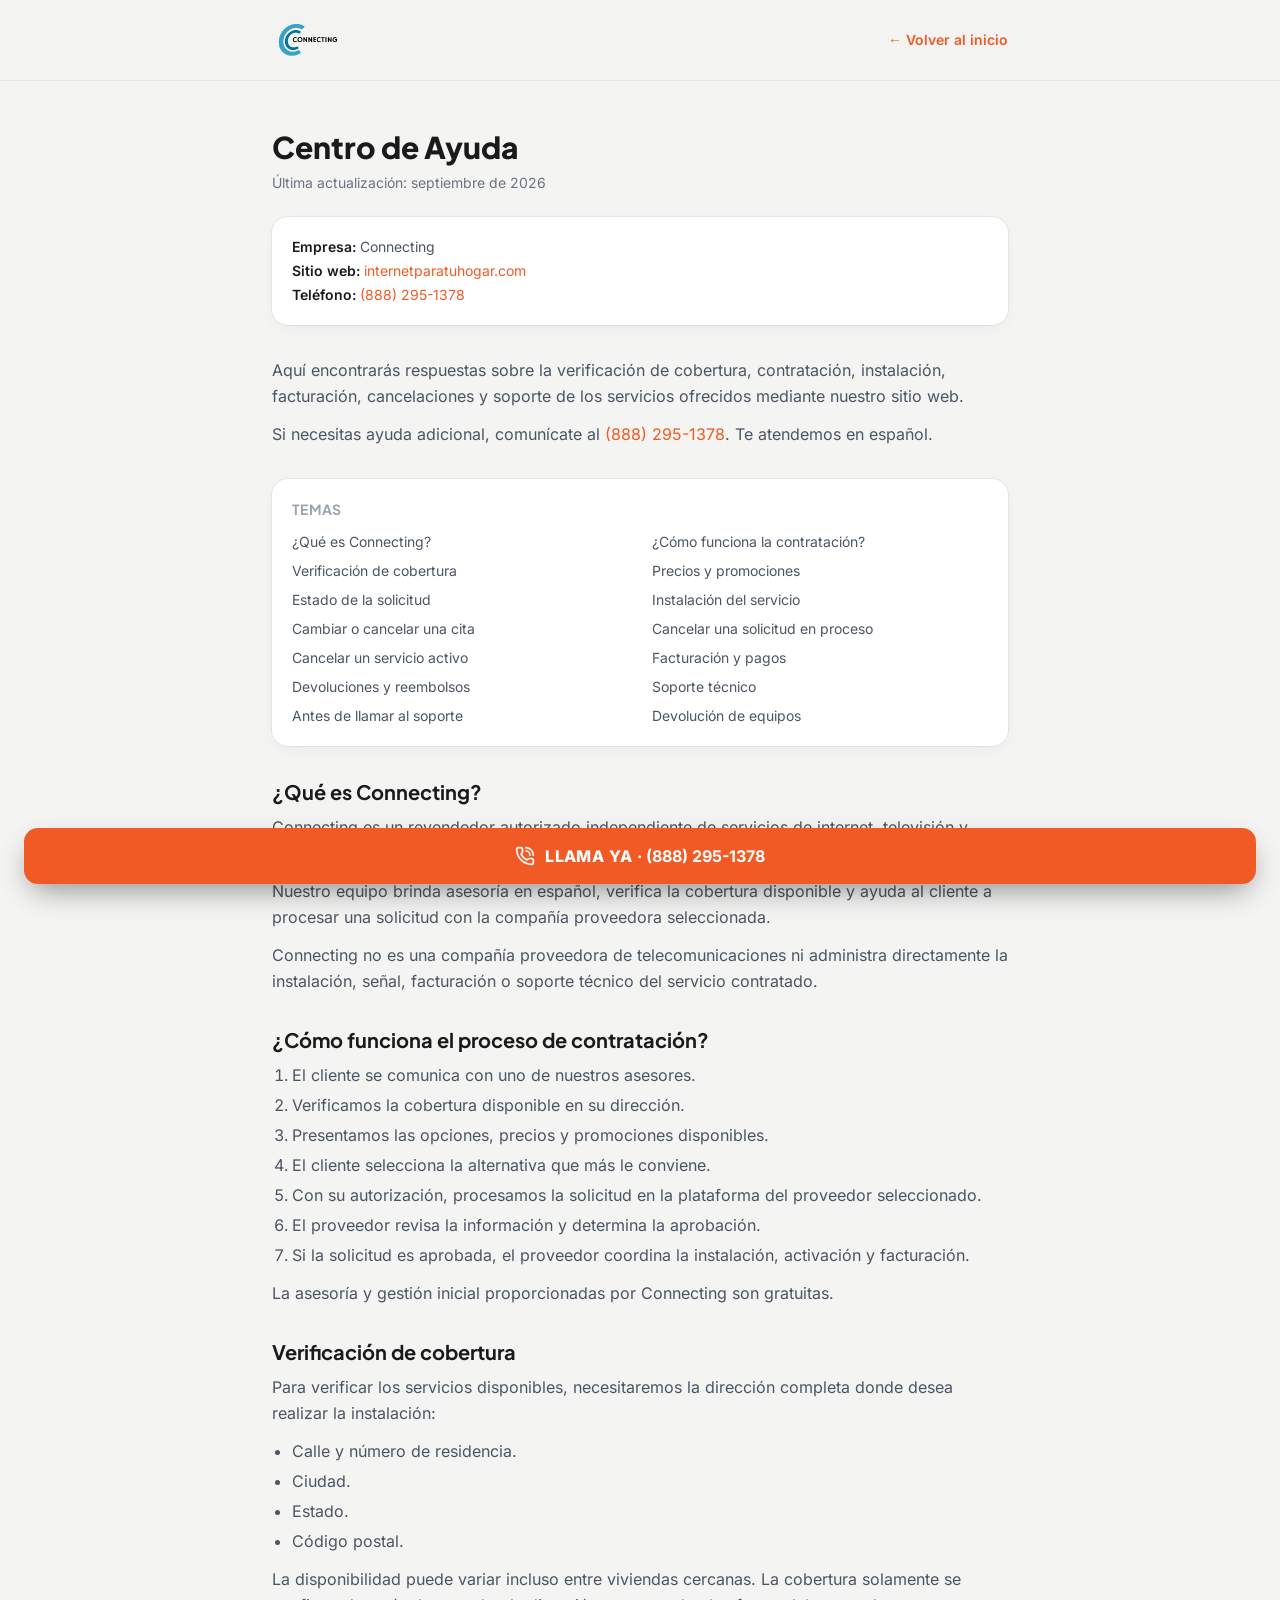
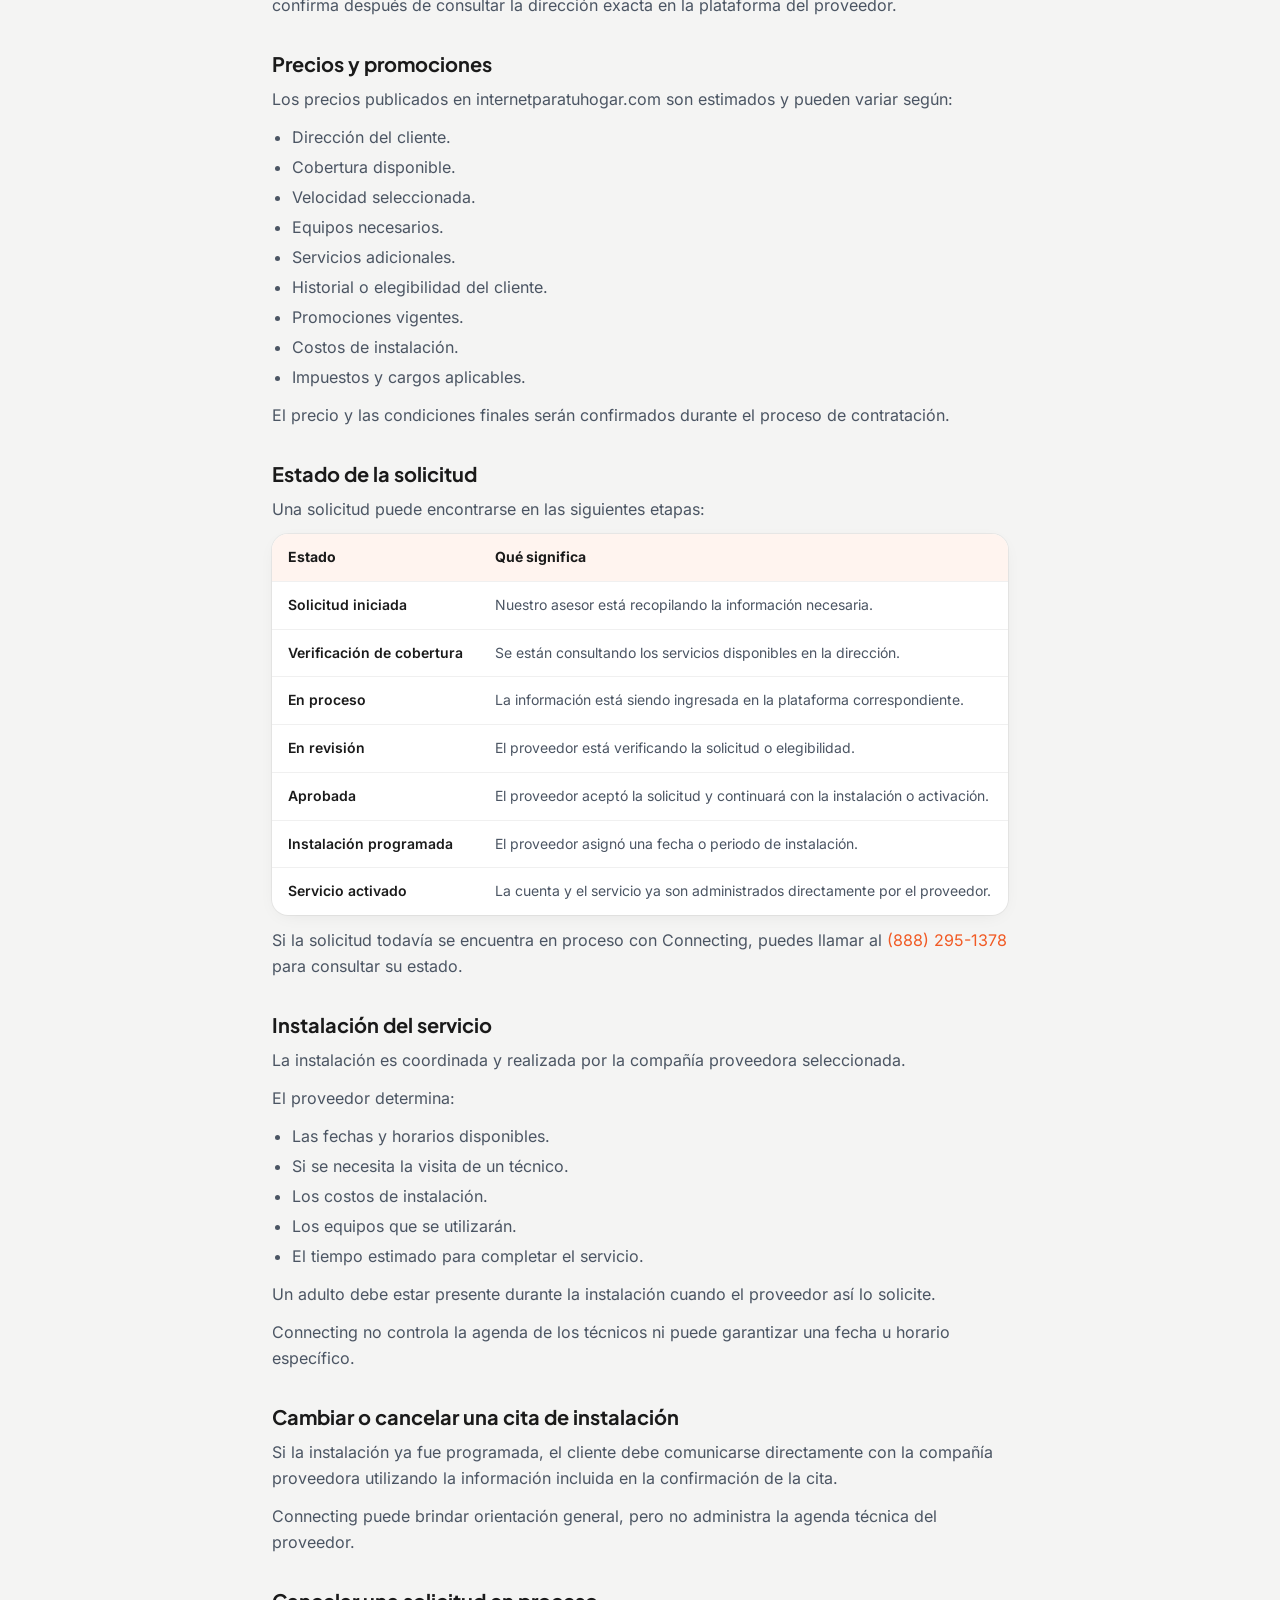
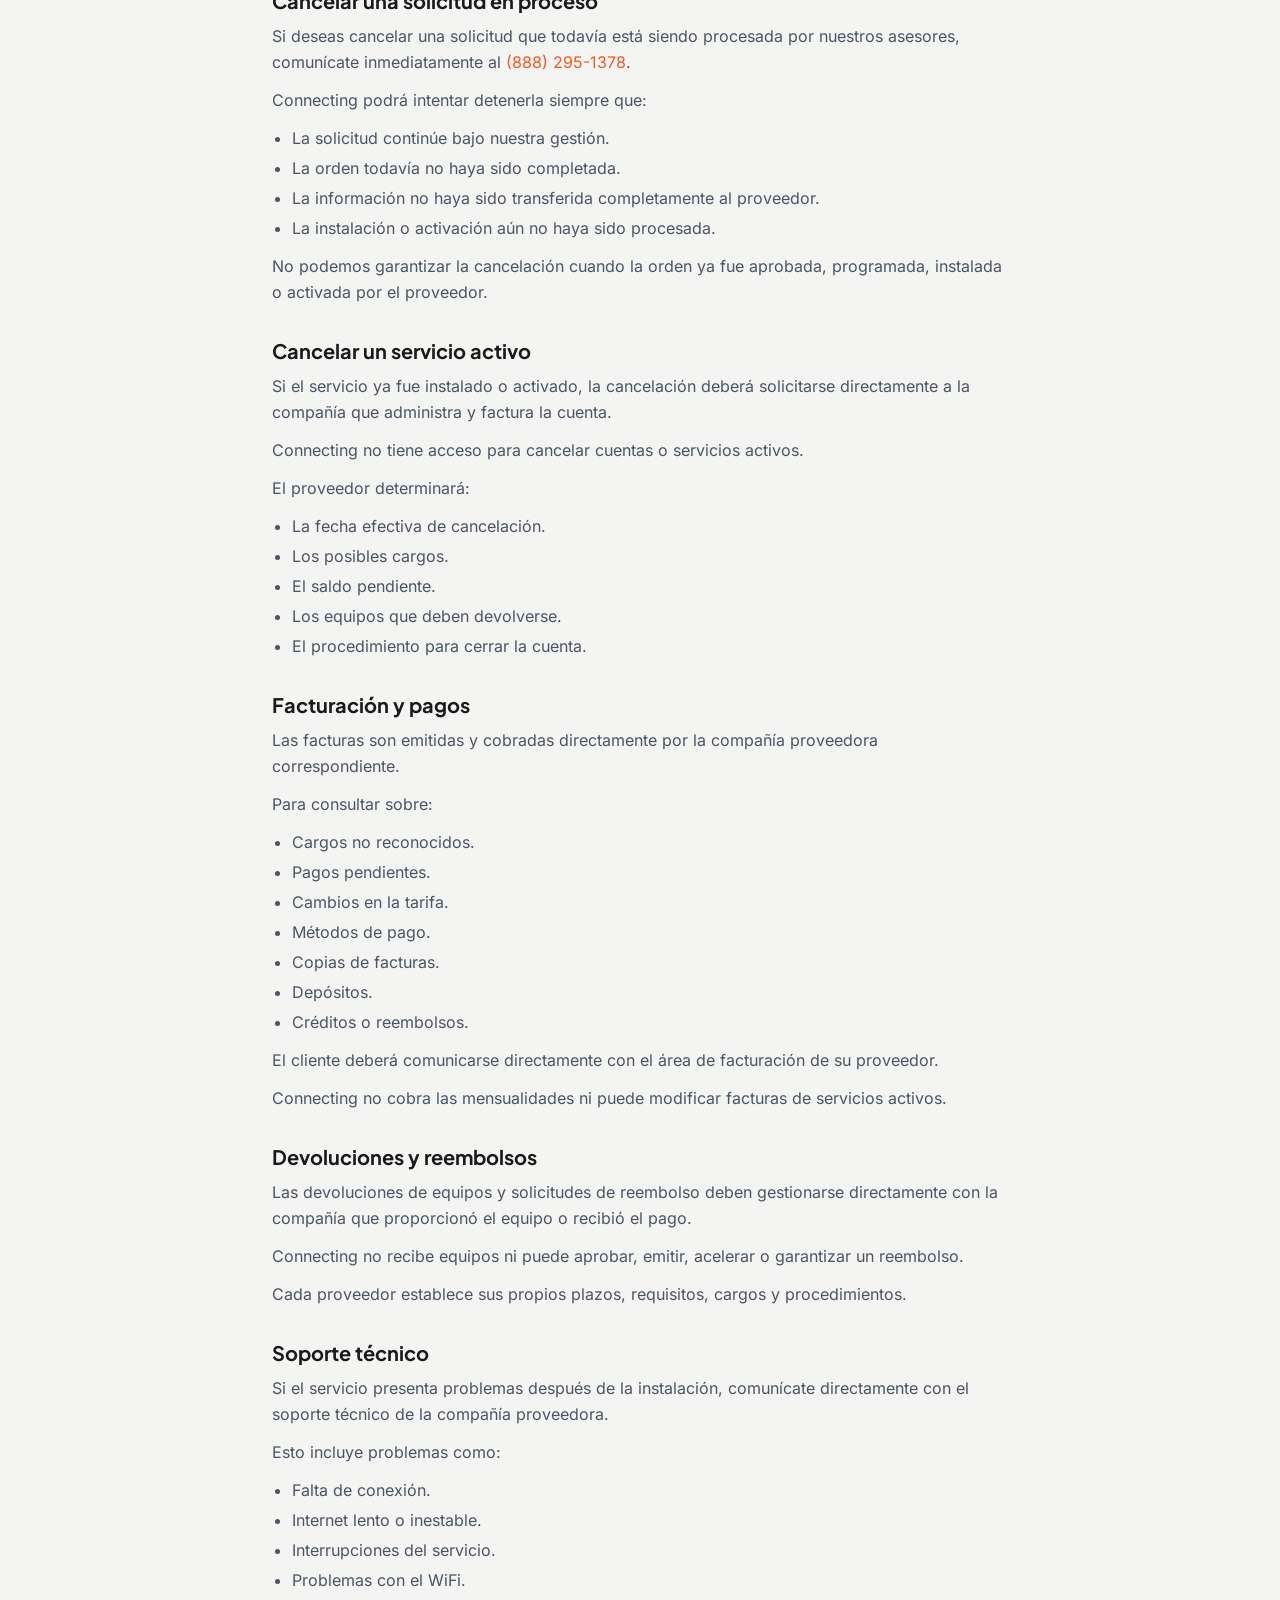
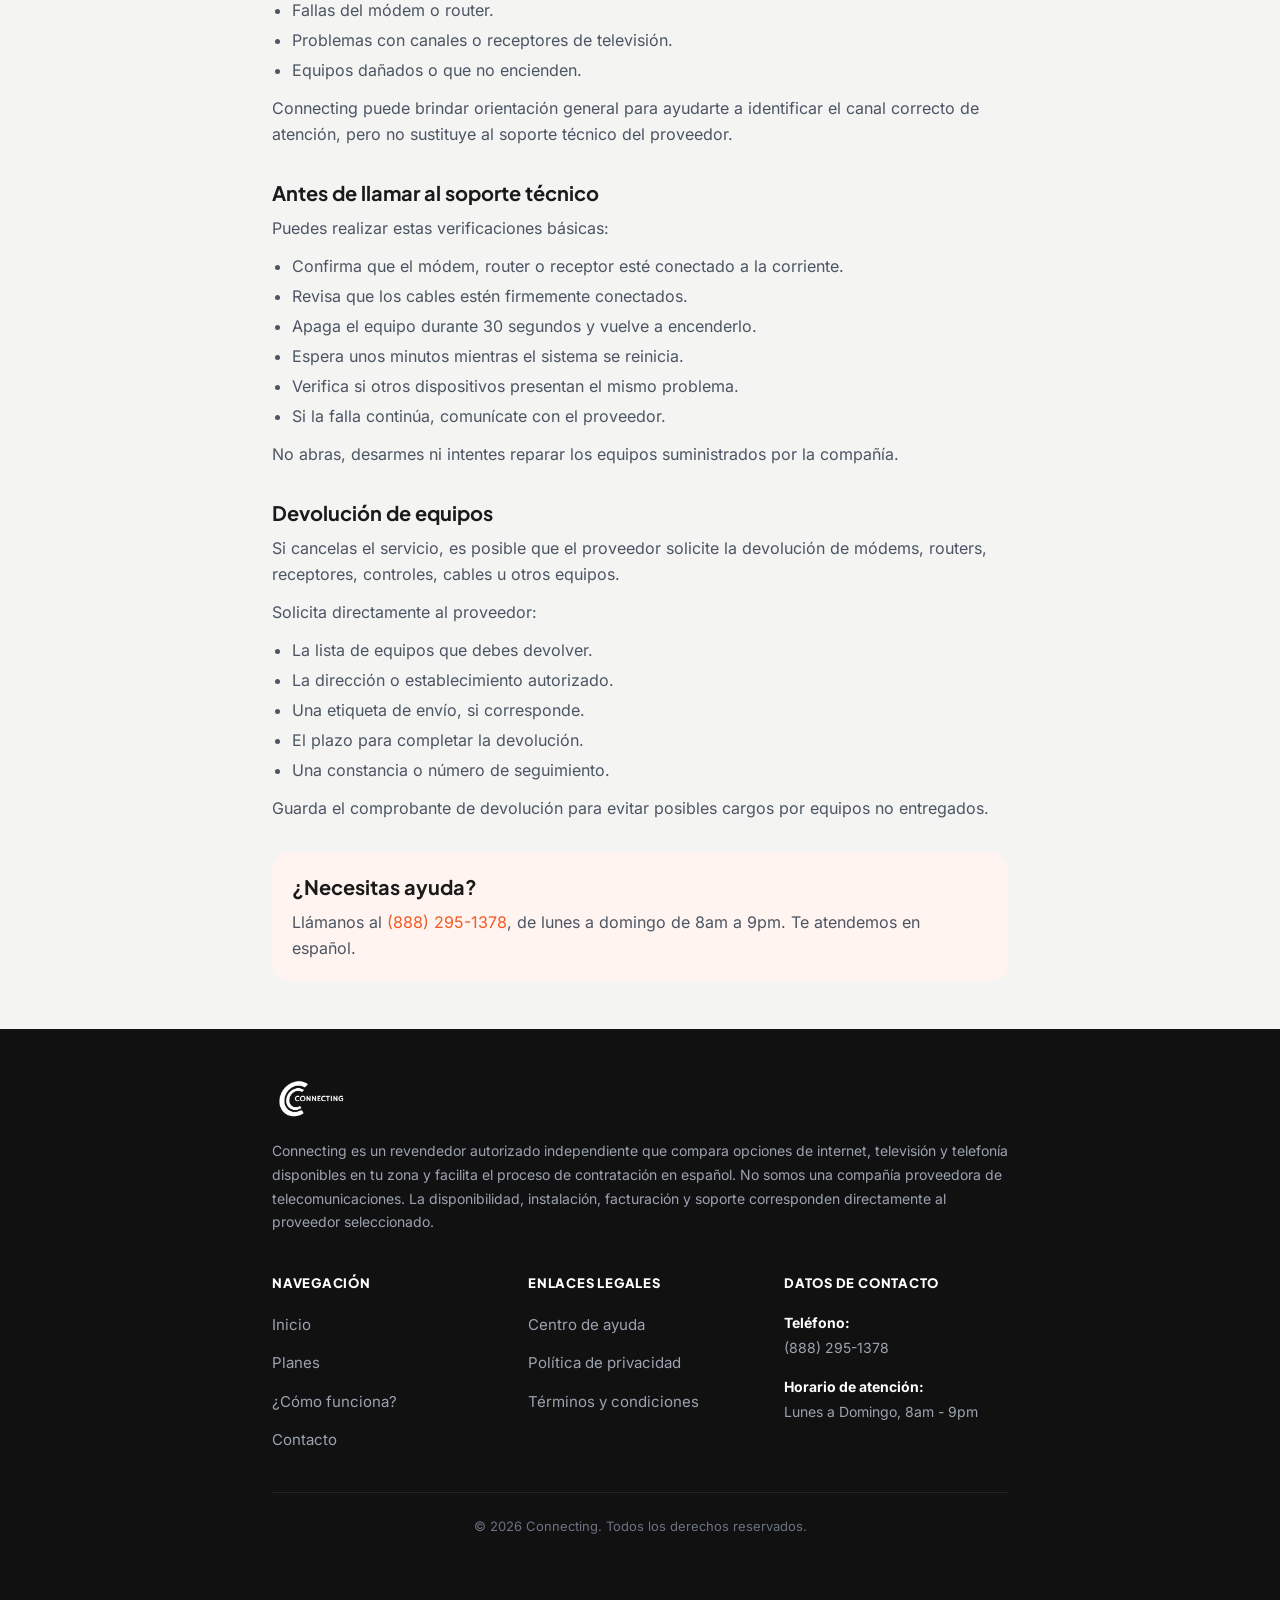
<file: ayuda.html>
<!DOCTYPE html>
<html lang="es">
<head>
  <meta charset="UTF-8" />
  <meta name="viewport" content="width=device-width, initial-scale=1.0" />

  <!-- Google Tag Manager -->
  <script>(function(w,d,s,l,i){w[l]=w[l]||[];w[l].push({'gtm.start':
  new Date().getTime(),event:'gtm.js'});var f=d.getElementsByTagName(s)[0],
  j=d.createElement(s),dl=l!='dataLayer'?'&l='+l:'';j.async=true;j.src=
  'https://www.googletagmanager.com/gtm.js?id='+i+dl;f.parentNode.insertBefore(j,f);
  })(window,document,'script','dataLayer','GTM-KPSBXMXD');</script>
  <!-- End Google Tag Manager -->

  <!-- Google tag (gtag.js) -->
  <script async src="https://www.googletagmanager.com/gtag/js?id=AW-11097999192"></script>
  <script>
    window.dataLayer = window.dataLayer || [];
    function gtag(){dataLayer.push(arguments);}
    gtag('js', new Date());

    gtag('config', 'AW-11097999192');
  </script>

  <title>Centro de Ayuda — Connecting</title>
  <meta name="description" content="Respuestas sobre cobertura, contratación, instalación, facturación, cancelaciones y soporte de los servicios gestionados por Connecting." />

  <link rel="canonical" href="https://www.internetparatuhogar.com/ayuda.html" />
  <meta name="theme-color" content="#F15A24" />
  <link rel="icon" href="favicon.ico" sizes="any" />
  <link rel="icon" type="image/png" href="imagenes/favicon-32.png" sizes="32x32" />
  <link rel="apple-touch-icon" href="imagenes/apple-touch-icon.png" />

  <link rel="stylesheet" href="styles.css" />
  <!-- Tipografias autohospedadas -->
  <link rel="preload" href="fuentes/inter-var.woff2" as="font" type="font/woff2" crossorigin>
  <link rel="preload" href="fuentes/jakarta-var.woff2" as="font" type="font/woff2" crossorigin>
  <link rel="stylesheet" href="fuentes.css" />
  <link rel="stylesheet" href="site.css" />
</head>
<body class="bg-paper text-ink antialiased">
  <!-- Google Tag Manager (noscript) -->
  <noscript><iframe src="https://www.googletagmanager.com/ns.html?id=GTM-KPSBXMXD"
  height="0" width="0" style="display:none;visibility:hidden"></iframe></noscript>
  <!-- End Google Tag Manager (noscript) -->

  <header class="border-b border-black/5 bg-paper/90 backdrop-blur">
    <div class="mx-auto max-w-3xl px-4 py-5 flex items-center justify-between">
      <a href="index.html" class="flex items-center">
        <img src="imagenes/logo.webp" alt="Connecting" width="500" height="282" class="h-10 w-auto" />
      </a>
      <a href="index.html" class="text-sm font-semibold text-brand hover:underline">← Volver al inicio</a>
    </div>
  </header>

  <main class="mx-auto max-w-3xl px-4 py-12">
    <h1 class="text-3xl font-extrabold">Centro de Ayuda</h1>
    <p class="mt-2 text-sm text-gray-500">Última actualización: septiembre de 2026</p>

    <div class="mt-6 rounded-2xl bg-white p-5 shadow-soft ring-1 ring-black/5">
      <ul class="space-y-1 text-sm text-gray-600">
        <li><span class="font-semibold text-ink">Empresa:</span> Connecting</li>
        <li><span class="font-semibold text-ink">Sitio web:</span> <a href="https://www.internetparatuhogar.com/" class="text-brand hover:underline">internetparatuhogar.com</a></li>
        <li><span class="font-semibold text-ink">Teléfono:</span> <a href="tel:8882951378" class="text-brand hover:underline">(888) 295-1378</a></li>
      </ul>
    </div>

    <div class="mt-8 text-gray-600 leading-relaxed">
      <p>Aquí encontrarás respuestas sobre la verificación de cobertura, contratación, instalación, facturación, cancelaciones y soporte de los servicios ofrecidos mediante nuestro sitio web.</p>
      <p class="mt-3">Si necesitas ayuda adicional, comunícate al <a href="tel:8882951378" class="text-brand hover:underline">(888) 295-1378</a>. Te atendemos en español.</p>
    </div>

    <nav class="mt-8 rounded-2xl bg-white p-5 shadow-soft ring-1 ring-black/5">
      <h2 class="text-sm font-bold uppercase tracking-wide text-gray-400 mb-3">Temas</h2>
      <div class="help-toc">
        <a href="#que-es">¿Qué es Connecting?</a>
        <a href="#proceso">¿Cómo funciona la contratación?</a>
        <a href="#cobertura">Verificación de cobertura</a>
        <a href="#precios">Precios y promociones</a>
        <a href="#estado">Estado de la solicitud</a>
        <a href="#instalacion">Instalación del servicio</a>
        <a href="#cita">Cambiar o cancelar una cita</a>
        <a href="#cancelar-solicitud">Cancelar una solicitud en proceso</a>
        <a href="#cancelar-servicio">Cancelar un servicio activo</a>
        <a href="#facturacion">Facturación y pagos</a>
        <a href="#reembolsos">Devoluciones y reembolsos</a>
        <a href="#soporte">Soporte técnico</a>
        <a href="#antes-de-llamar">Antes de llamar al soporte</a>
        <a href="#devolucion-equipos">Devolución de equipos</a>
      </div>
    </nav>

    <div class="mt-8 space-y-8 text-gray-600 leading-relaxed">
      <section id="que-es">
        <h2 class="text-xl font-bold text-ink mb-2">¿Qué es Connecting?</h2>
        <p>Connecting es un revendedor autorizado independiente de servicios de internet, televisión y telefonía para el mercado hispano en Estados Unidos.</p>
        <p class="mt-3">Nuestro equipo brinda asesoría en español, verifica la cobertura disponible y ayuda al cliente a procesar una solicitud con la compañía proveedora seleccionada.</p>
        <p class="mt-3">Connecting no es una compañía proveedora de telecomunicaciones ni administra directamente la instalación, señal, facturación o soporte técnico del servicio contratado.</p>
      </section>

      <section id="proceso">
        <h2 class="text-xl font-bold text-ink mb-2">¿Cómo funciona el proceso de contratación?</h2>
        <ol class="list-decimal pl-5 space-y-1">
          <li>El cliente se comunica con uno de nuestros asesores.</li>
          <li>Verificamos la cobertura disponible en su dirección.</li>
          <li>Presentamos las opciones, precios y promociones disponibles.</li>
          <li>El cliente selecciona la alternativa que más le conviene.</li>
          <li>Con su autorización, procesamos la solicitud en la plataforma del proveedor seleccionado.</li>
          <li>El proveedor revisa la información y determina la aprobación.</li>
          <li>Si la solicitud es aprobada, el proveedor coordina la instalación, activación y facturación.</li>
        </ol>
        <p class="mt-3">La asesoría y gestión inicial proporcionadas por Connecting son gratuitas.</p>
      </section>

      <section id="cobertura">
        <h2 class="text-xl font-bold text-ink mb-2">Verificación de cobertura</h2>
        <p>Para verificar los servicios disponibles, necesitaremos la dirección completa donde desea realizar la instalación:</p>
        <ul class="mt-3 list-disc pl-5 space-y-1">
          <li>Calle y número de residencia.</li>
          <li>Ciudad.</li>
          <li>Estado.</li>
          <li>Código postal.</li>
        </ul>
        <p class="mt-3">La disponibilidad puede variar incluso entre viviendas cercanas. La cobertura solamente se confirma después de consultar la dirección exacta en la plataforma del proveedor.</p>
      </section>

      <section id="precios">
        <h2 class="text-xl font-bold text-ink mb-2">Precios y promociones</h2>
        <p>Los precios publicados en internetparatuhogar.com son estimados y pueden variar según:</p>
        <ul class="mt-3 list-disc pl-5 space-y-1">
          <li>Dirección del cliente.</li>
          <li>Cobertura disponible.</li>
          <li>Velocidad seleccionada.</li>
          <li>Equipos necesarios.</li>
          <li>Servicios adicionales.</li>
          <li>Historial o elegibilidad del cliente.</li>
          <li>Promociones vigentes.</li>
          <li>Costos de instalación.</li>
          <li>Impuestos y cargos aplicables.</li>
        </ul>
        <p class="mt-3">El precio y las condiciones finales serán confirmados durante el proceso de contratación.</p>
      </section>

      <section id="estado">
        <h2 class="text-xl font-bold text-ink mb-2">Estado de la solicitud</h2>
        <p>Una solicitud puede encontrarse en las siguientes etapas:</p>
        <div class="table-wrap mt-3 rounded-2xl bg-white shadow-soft ring-1 ring-black/5 overflow-hidden">
          <table class="help-table">
            <thead>
              <tr><th>Estado</th><th>Qué significa</th></tr>
            </thead>
            <tbody>
              <tr><td>Solicitud iniciada</td><td>Nuestro asesor está recopilando la información necesaria.</td></tr>
              <tr><td>Verificación de cobertura</td><td>Se están consultando los servicios disponibles en la dirección.</td></tr>
              <tr><td>En proceso</td><td>La información está siendo ingresada en la plataforma correspondiente.</td></tr>
              <tr><td>En revisión</td><td>El proveedor está verificando la solicitud o elegibilidad.</td></tr>
              <tr><td>Aprobada</td><td>El proveedor aceptó la solicitud y continuará con la instalación o activación.</td></tr>
              <tr><td>Instalación programada</td><td>El proveedor asignó una fecha o periodo de instalación.</td></tr>
              <tr><td>Servicio activado</td><td>La cuenta y el servicio ya son administrados directamente por el proveedor.</td></tr>
            </tbody>
          </table>
        </div>
        <p class="mt-3">Si la solicitud todavía se encuentra en proceso con Connecting, puedes llamar al <a href="tel:8882951378" class="text-brand hover:underline">(888) 295-1378</a> para consultar su estado.</p>
      </section>

      <section id="instalacion">
        <h2 class="text-xl font-bold text-ink mb-2">Instalación del servicio</h2>
        <p>La instalación es coordinada y realizada por la compañía proveedora seleccionada.</p>
        <p class="mt-3">El proveedor determina:</p>
        <ul class="mt-3 list-disc pl-5 space-y-1">
          <li>Las fechas y horarios disponibles.</li>
          <li>Si se necesita la visita de un técnico.</li>
          <li>Los costos de instalación.</li>
          <li>Los equipos que se utilizarán.</li>
          <li>El tiempo estimado para completar el servicio.</li>
        </ul>
        <p class="mt-3">Un adulto debe estar presente durante la instalación cuando el proveedor así lo solicite.</p>
        <p class="mt-3">Connecting no controla la agenda de los técnicos ni puede garantizar una fecha u horario específico.</p>
      </section>

      <section id="cita">
        <h2 class="text-xl font-bold text-ink mb-2">Cambiar o cancelar una cita de instalación</h2>
        <p>Si la instalación ya fue programada, el cliente debe comunicarse directamente con la compañía proveedora utilizando la información incluida en la confirmación de la cita.</p>
        <p class="mt-3">Connecting puede brindar orientación general, pero no administra la agenda técnica del proveedor.</p>
      </section>

      <section id="cancelar-solicitud">
        <h2 class="text-xl font-bold text-ink mb-2">Cancelar una solicitud en proceso</h2>
        <p>Si deseas cancelar una solicitud que todavía está siendo procesada por nuestros asesores, comunícate inmediatamente al <a href="tel:8882951378" class="text-brand hover:underline">(888) 295-1378</a>.</p>
        <p class="mt-3">Connecting podrá intentar detenerla siempre que:</p>
        <ul class="mt-3 list-disc pl-5 space-y-1">
          <li>La solicitud continúe bajo nuestra gestión.</li>
          <li>La orden todavía no haya sido completada.</li>
          <li>La información no haya sido transferida completamente al proveedor.</li>
          <li>La instalación o activación aún no haya sido procesada.</li>
        </ul>
        <p class="mt-3">No podemos garantizar la cancelación cuando la orden ya fue aprobada, programada, instalada o activada por el proveedor.</p>
      </section>

      <section id="cancelar-servicio">
        <h2 class="text-xl font-bold text-ink mb-2">Cancelar un servicio activo</h2>
        <p>Si el servicio ya fue instalado o activado, la cancelación deberá solicitarse directamente a la compañía que administra y factura la cuenta.</p>
        <p class="mt-3">Connecting no tiene acceso para cancelar cuentas o servicios activos.</p>
        <p class="mt-3">El proveedor determinará:</p>
        <ul class="mt-3 list-disc pl-5 space-y-1">
          <li>La fecha efectiva de cancelación.</li>
          <li>Los posibles cargos.</li>
          <li>El saldo pendiente.</li>
          <li>Los equipos que deben devolverse.</li>
          <li>El procedimiento para cerrar la cuenta.</li>
        </ul>
      </section>

      <section id="facturacion">
        <h2 class="text-xl font-bold text-ink mb-2">Facturación y pagos</h2>
        <p>Las facturas son emitidas y cobradas directamente por la compañía proveedora correspondiente.</p>
        <p class="mt-3">Para consultar sobre:</p>
        <ul class="mt-3 list-disc pl-5 space-y-1">
          <li>Cargos no reconocidos.</li>
          <li>Pagos pendientes.</li>
          <li>Cambios en la tarifa.</li>
          <li>Métodos de pago.</li>
          <li>Copias de facturas.</li>
          <li>Depósitos.</li>
          <li>Créditos o reembolsos.</li>
        </ul>
        <p class="mt-3">El cliente deberá comunicarse directamente con el área de facturación de su proveedor.</p>
        <p class="mt-3">Connecting no cobra las mensualidades ni puede modificar facturas de servicios activos.</p>
      </section>

      <section id="reembolsos">
        <h2 class="text-xl font-bold text-ink mb-2">Devoluciones y reembolsos</h2>
        <p>Las devoluciones de equipos y solicitudes de reembolso deben gestionarse directamente con la compañía que proporcionó el equipo o recibió el pago.</p>
        <p class="mt-3">Connecting no recibe equipos ni puede aprobar, emitir, acelerar o garantizar un reembolso.</p>
        <p class="mt-3">Cada proveedor establece sus propios plazos, requisitos, cargos y procedimientos.</p>
      </section>

      <section id="soporte">
        <h2 class="text-xl font-bold text-ink mb-2">Soporte técnico</h2>
        <p>Si el servicio presenta problemas después de la instalación, comunícate directamente con el soporte técnico de la compañía proveedora.</p>
        <p class="mt-3">Esto incluye problemas como:</p>
        <ul class="mt-3 list-disc pl-5 space-y-1">
          <li>Falta de conexión.</li>
          <li>Internet lento o inestable.</li>
          <li>Interrupciones del servicio.</li>
          <li>Problemas con el WiFi.</li>
          <li>Fallas del módem o router.</li>
          <li>Problemas con canales o receptores de televisión.</li>
          <li>Equipos dañados o que no encienden.</li>
        </ul>
        <p class="mt-3">Connecting puede brindar orientación general para ayudarte a identificar el canal correcto de atención, pero no sustituye al soporte técnico del proveedor.</p>
      </section>

      <section id="antes-de-llamar">
        <h2 class="text-xl font-bold text-ink mb-2">Antes de llamar al soporte técnico</h2>
        <p>Puedes realizar estas verificaciones básicas:</p>
        <ul class="mt-3 list-disc pl-5 space-y-1">
          <li>Confirma que el módem, router o receptor esté conectado a la corriente.</li>
          <li>Revisa que los cables estén firmemente conectados.</li>
          <li>Apaga el equipo durante 30 segundos y vuelve a encenderlo.</li>
          <li>Espera unos minutos mientras el sistema se reinicia.</li>
          <li>Verifica si otros dispositivos presentan el mismo problema.</li>
          <li>Si la falla continúa, comunícate con el proveedor.</li>
        </ul>
        <p class="mt-3">No abras, desarmes ni intentes reparar los equipos suministrados por la compañía.</p>
      </section>

      <section id="devolucion-equipos">
        <h2 class="text-xl font-bold text-ink mb-2">Devolución de equipos</h2>
        <p>Si cancelas el servicio, es posible que el proveedor solicite la devolución de módems, routers, receptores, controles, cables u otros equipos.</p>
        <p class="mt-3">Solicita directamente al proveedor:</p>
        <ul class="mt-3 list-disc pl-5 space-y-1">
          <li>La lista de equipos que debes devolver.</li>
          <li>La dirección o establecimiento autorizado.</li>
          <li>Una etiqueta de envío, si corresponde.</li>
          <li>El plazo para completar la devolución.</li>
          <li>Una constancia o número de seguimiento.</li>
        </ul>
        <p class="mt-3">Guarda el comprobante de devolución para evitar posibles cargos por equipos no entregados.</p>
      </section>

      <section class="rounded-2xl bg-brand-50 p-5">
        <h2 class="text-xl font-bold text-ink mb-2">¿Necesitas ayuda?</h2>
        <p>Llámanos al <a href="tel:8882951378" class="text-brand hover:underline">(888) 295-1378</a>, de lunes a domingo de 8am a 9pm. Te atendemos en español.</p>
      </section>
    </div>
  </main>

  <footer class="site-footer site-footer--compact site-footer--cta">
    <div class="mx-auto max-w-3xl px-4 py-12">
      <div class="footer-grid">
        <!-- Marca -->
        <div class="footer-brand">
          <a href="index.html"><img src="imagenes/logo.webp" alt="Connecting" width="500" height="282" loading="lazy" class="footer-logo" /></a>
          <p class="footer-about">
            Connecting es un revendedor autorizado independiente que compara opciones de internet, televisión y
            telefonía disponibles en tu zona y facilita el proceso de contratación en español. No somos una compañía
            proveedora de telecomunicaciones. La disponibilidad, instalación, facturación y soporte corresponden
            directamente al proveedor seleccionado.
          </p>
        </div>

        <!-- Navegación -->
        <div class="footer-nav">
          <h4 class="footer-heading">Navegación</h4>
          <ul class="footer-links">
            <li><a href="index.html">Inicio</a></li>
            <li><a href="index.html#planes">Planes</a></li>
            <li><a href="index.html#como-funciona">¿Cómo funciona?</a></li>
            <li><a href="index.html#contacto">Contacto</a></li>
          </ul>
        </div>

        <!-- Enlaces legales -->
        <div class="footer-legal">
          <h4 class="footer-heading">Enlaces legales</h4>
          <ul class="footer-links">
            <li><a href="ayuda.html">Centro de ayuda</a></li>
            <li><a href="privacidad.html">Política de privacidad</a></li>
            <li><a href="terminos.html">Términos y condiciones</a></li>
          </ul>
        </div>

        <!-- Datos de contacto -->
        <div class="footer-contact">
          <h4 class="footer-heading">Datos de contacto</h4>
          <dl>
            <dt>Teléfono:</dt>
            <dd><a href="tel:8882951378">(888) 295-1378</a></dd>
            <dt>Horario de atención:</dt>
            <dd>Lunes a Domingo, 8am - 9pm</dd>
          </dl>
        </div>
      </div>

      <p class="footer-bottom">© <span data-year>2026</span> Connecting. Todos los derechos reservados.</p>
    </div>
  </footer>


  <!-- ============ FLOATING CALL BUTTON ============ -->
  <a href="tel:8882951378"
     class="float-cta fixed z-50 bg-brand text-base font-extrabold uppercase tracking-wide text-white hover:bg-brand-dark transition">
    <svg class="h-5 w-5" aria-hidden="true" viewBox="0 0 24 24" fill="none" stroke="currentColor" stroke-width="2" stroke-linecap="round" stroke-linejoin="round"><path d="M13 2a9 9 0 0 1 9 9" /><path d="M13 6a5 5 0 0 1 5 5" /><path d="M13.832 16.568a1 1 0 0 0 1.213-.303l.355-.465A2 2 0 0 1 17 15h3a2 2 0 0 1 2 2v3a2 2 0 0 1-2 2A18 18 0 0 1 2 4a2 2 0 0 1 2-2h3a2 2 0 0 1 2 2v3a2 2 0 0 1-.8 1.6l-.468.351a1 1 0 0 0-.292 1.233 14 14 0 0 0 6.392 6.384" /></svg>
    <span>Llama Ya <span class="float-cta__num">· (888) 295-1378</span></span>
  </a>

  <script>document.querySelectorAll('[data-year]').forEach(el => el.textContent = new Date().getFullYear());</script>
</body>
</html>
</file>
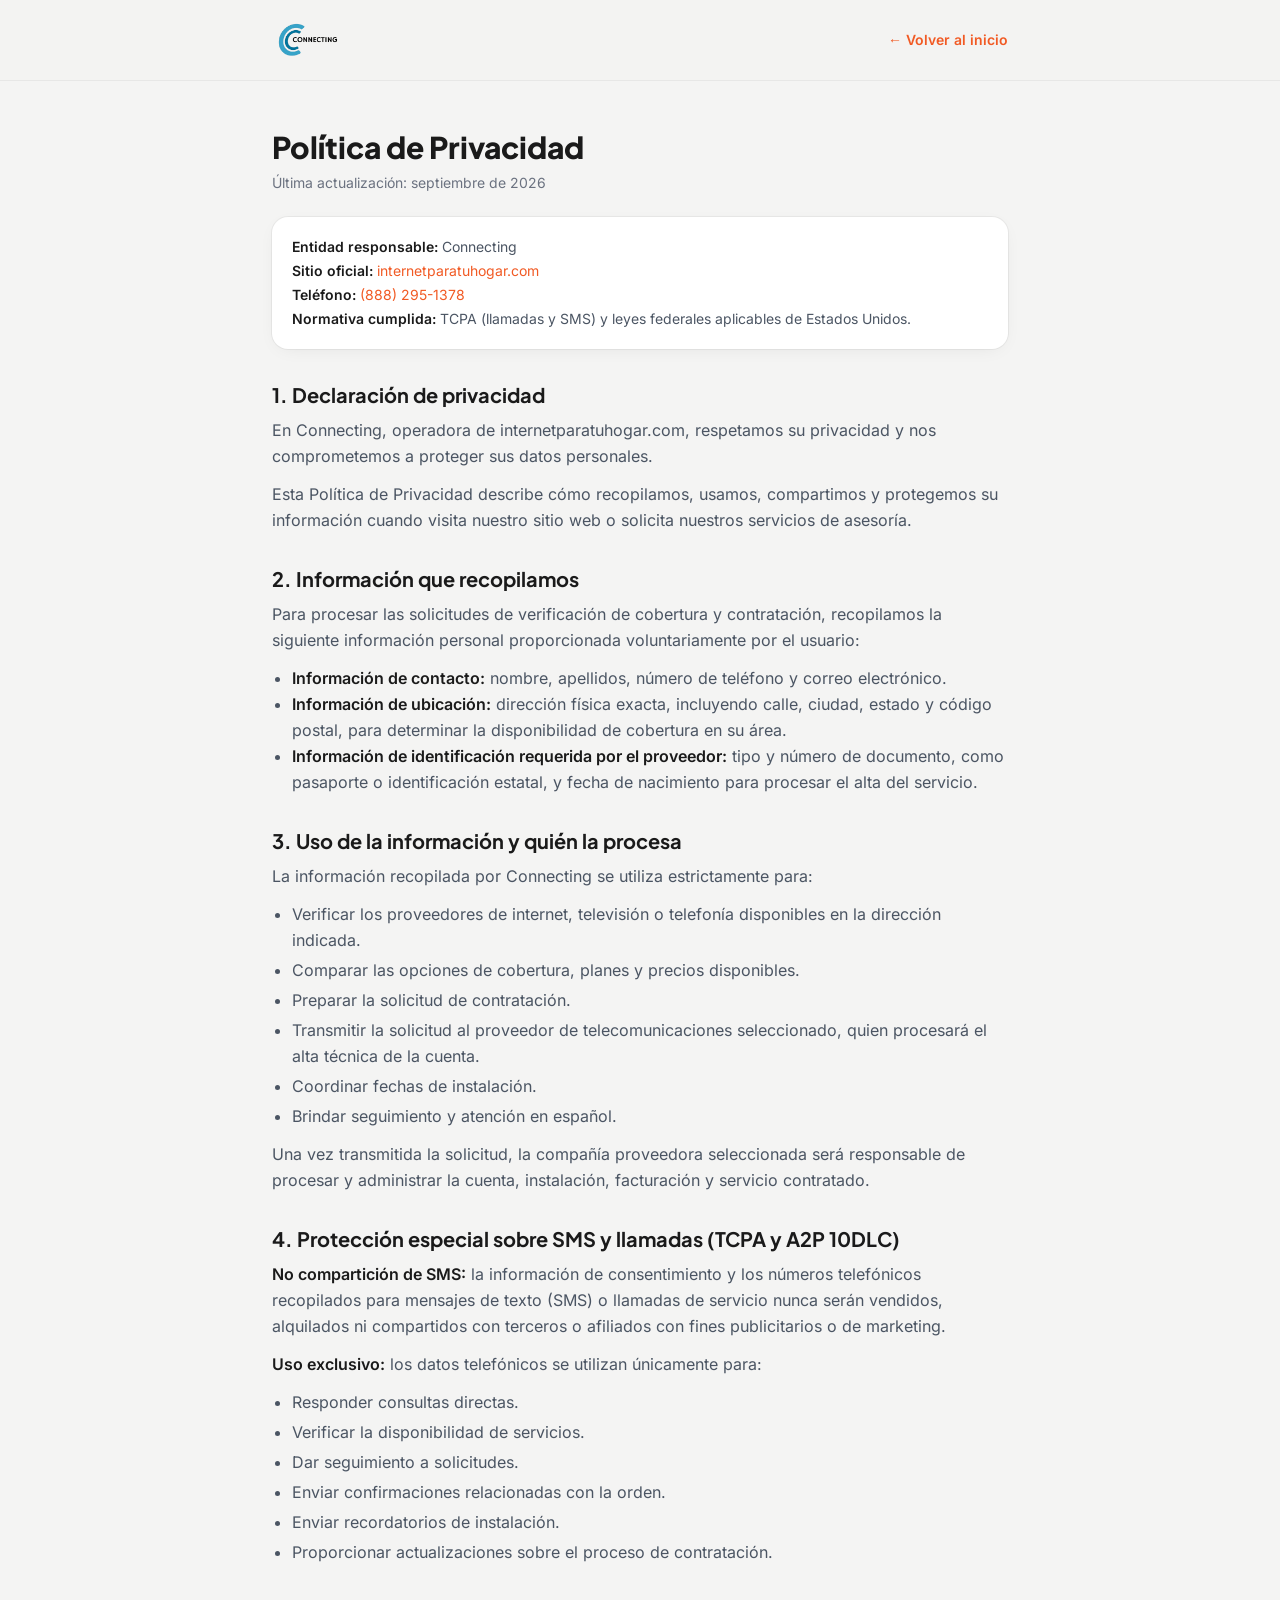
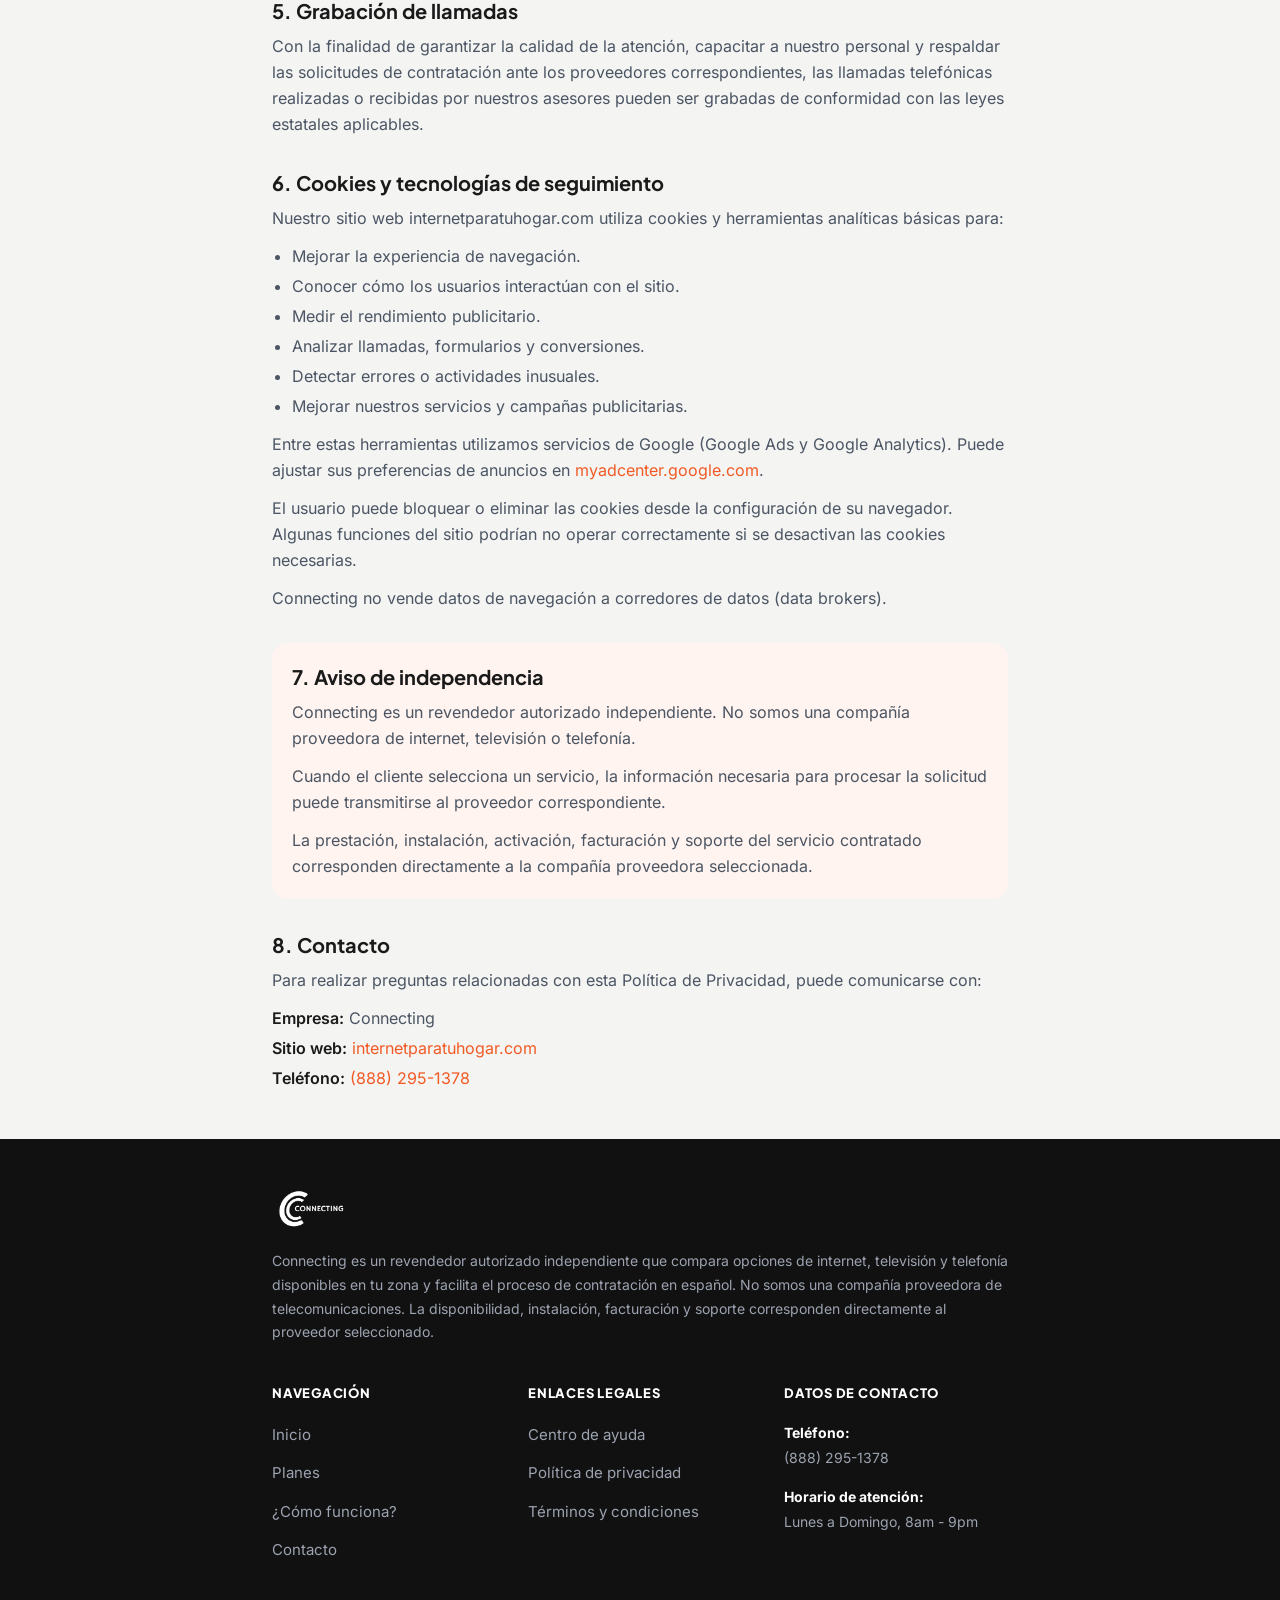
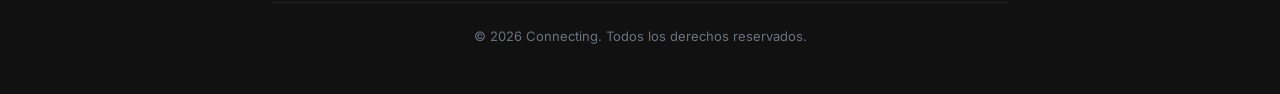
<file: privacidad.html>
<!DOCTYPE html>
<html lang="es">
<head>
  <meta charset="UTF-8" />
  <meta name="viewport" content="width=device-width, initial-scale=1.0" />

  <!-- Google Tag Manager -->
  <script>(function(w,d,s,l,i){w[l]=w[l]||[];w[l].push({'gtm.start':
  new Date().getTime(),event:'gtm.js'});var f=d.getElementsByTagName(s)[0],
  j=d.createElement(s),dl=l!='dataLayer'?'&l='+l:'';j.async=true;j.src=
  'https://www.googletagmanager.com/gtm.js?id='+i+dl;f.parentNode.insertBefore(j,f);
  })(window,document,'script','dataLayer','GTM-KPSBXMXD');</script>
  <!-- End Google Tag Manager -->

  <!-- Google tag (gtag.js) -->
  <script async src="https://www.googletagmanager.com/gtag/js?id=AW-11097999192"></script>
  <script>
    window.dataLayer = window.dataLayer || [];
    function gtag(){dataLayer.push(arguments);}
    gtag('js', new Date());

    gtag('config', 'AW-11097999192');
  </script>

  <title>Política de Privacidad — Connecting</title>
  <meta name="description" content="Política de privacidad de Connecting: cómo recopilamos, usamos y protegemos tus datos personales." />

  <link rel="canonical" href="https://www.internetparatuhogar.com/privacidad.html" />
  <meta name="theme-color" content="#F15A24" />
  <link rel="icon" href="favicon.ico" sizes="any" />
  <link rel="icon" type="image/png" href="imagenes/favicon-32.png" sizes="32x32" />
  <link rel="apple-touch-icon" href="imagenes/apple-touch-icon.png" />

  <link rel="stylesheet" href="styles.css" />
  <!-- Tipografias autohospedadas -->
  <link rel="preload" href="fuentes/inter-var.woff2" as="font" type="font/woff2" crossorigin>
  <link rel="preload" href="fuentes/jakarta-var.woff2" as="font" type="font/woff2" crossorigin>
  <link rel="stylesheet" href="fuentes.css" />
  <link rel="stylesheet" href="site.css" />
</head>
<body class="bg-paper text-ink antialiased">
  <!-- Google Tag Manager (noscript) -->
  <noscript><iframe src="https://www.googletagmanager.com/ns.html?id=GTM-KPSBXMXD"
  height="0" width="0" style="display:none;visibility:hidden"></iframe></noscript>
  <!-- End Google Tag Manager (noscript) -->

  <header class="border-b border-black/5 bg-paper/90 backdrop-blur">
    <div class="mx-auto max-w-3xl px-4 py-5 flex items-center justify-between">
      <a href="index.html" class="flex items-center">
        <img src="imagenes/logo.webp" alt="Connecting" width="500" height="282" class="h-10 w-auto" />
      </a>
      <a href="index.html" class="text-sm font-semibold text-brand hover:underline">← Volver al inicio</a>
    </div>
  </header>

  <main class="mx-auto max-w-3xl px-4 py-12">
    <h1 class="text-3xl font-extrabold">Política de Privacidad</h1>
    <p class="mt-2 text-sm text-gray-500">Última actualización: septiembre de 2026</p>

    <div class="mt-6 rounded-2xl bg-white p-5 shadow-soft ring-1 ring-black/5">
      <ul class="space-y-1 text-sm text-gray-600">
        <li><span class="font-semibold text-ink">Entidad responsable:</span> Connecting</li>
        <li><span class="font-semibold text-ink">Sitio oficial:</span> <a href="https://www.internetparatuhogar.com/" class="text-brand hover:underline">internetparatuhogar.com</a></li>
        <li><span class="font-semibold text-ink">Teléfono:</span> <a href="tel:8882951378" class="text-brand hover:underline">(888) 295-1378</a></li>
        <li><span class="font-semibold text-ink">Normativa cumplida:</span> TCPA (llamadas y SMS) y leyes federales aplicables de Estados Unidos.</li>
      </ul>
    </div>

    <div class="mt-8 space-y-8 text-gray-600 leading-relaxed">
      <section>
        <h2 class="text-xl font-bold text-ink mb-2">1. Declaración de privacidad</h2>
        <p>En Connecting, operadora de internetparatuhogar.com, respetamos su privacidad y nos comprometemos a proteger sus datos personales.</p>
        <p class="mt-3">Esta Política de Privacidad describe cómo recopilamos, usamos, compartimos y protegemos su información cuando visita nuestro sitio web o solicita nuestros servicios de asesoría.</p>
      </section>

      <section>
        <h2 class="text-xl font-bold text-ink mb-2">2. Información que recopilamos</h2>
        <p>Para procesar las solicitudes de verificación de cobertura y contratación, recopilamos la siguiente información personal proporcionada voluntariamente por el usuario:</p>
        <ul class="mt-3 list-disc pl-5 space-y-2">
          <li><span class="font-semibold text-ink">Información de contacto:</span> nombre, apellidos, número de teléfono y correo electrónico.</li>
          <li><span class="font-semibold text-ink">Información de ubicación:</span> dirección física exacta, incluyendo calle, ciudad, estado y código postal, para determinar la disponibilidad de cobertura en su área.</li>
          <li><span class="font-semibold text-ink">Información de identificación requerida por el proveedor:</span> tipo y número de documento, como pasaporte o identificación estatal, y fecha de nacimiento para procesar el alta del servicio.</li>
        </ul>
      </section>

      <section>
        <h2 class="text-xl font-bold text-ink mb-2">3. Uso de la información y quién la procesa</h2>
        <p>La información recopilada por Connecting se utiliza estrictamente para:</p>
        <ul class="mt-3 list-disc pl-5 space-y-1">
          <li>Verificar los proveedores de internet, televisión o telefonía disponibles en la dirección indicada.</li>
          <li>Comparar las opciones de cobertura, planes y precios disponibles.</li>
          <li>Preparar la solicitud de contratación.</li>
          <li>Transmitir la solicitud al proveedor de telecomunicaciones seleccionado, quien procesará el alta técnica de la cuenta.</li>
          <li>Coordinar fechas de instalación.</li>
          <li>Brindar seguimiento y atención en español.</li>
        </ul>
        <p class="mt-3">Una vez transmitida la solicitud, la compañía proveedora seleccionada será responsable de procesar y administrar la cuenta, instalación, facturación y servicio contratado.</p>
      </section>

      <section>
        <h2 class="text-xl font-bold text-ink mb-2">4. Protección especial sobre SMS y llamadas (TCPA y A2P 10DLC)</h2>
        <p><span class="font-semibold text-ink">No compartición de SMS:</span> la información de consentimiento y los números telefónicos recopilados para mensajes de texto (SMS) o llamadas de servicio nunca serán vendidos, alquilados ni compartidos con terceros o afiliados con fines publicitarios o de marketing.</p>
        <p class="mt-3"><span class="font-semibold text-ink">Uso exclusivo:</span> los datos telefónicos se utilizan únicamente para:</p>
        <ul class="mt-3 list-disc pl-5 space-y-1">
          <li>Responder consultas directas.</li>
          <li>Verificar la disponibilidad de servicios.</li>
          <li>Dar seguimiento a solicitudes.</li>
          <li>Enviar confirmaciones relacionadas con la orden.</li>
          <li>Enviar recordatorios de instalación.</li>
          <li>Proporcionar actualizaciones sobre el proceso de contratación.</li>
        </ul>
      </section>

      <section>
        <h2 class="text-xl font-bold text-ink mb-2">5. Grabación de llamadas</h2>
        <p>Con la finalidad de garantizar la calidad de la atención, capacitar a nuestro personal y respaldar las solicitudes de contratación ante los proveedores correspondientes, las llamadas telefónicas realizadas o recibidas por nuestros asesores pueden ser grabadas de conformidad con las leyes estatales aplicables.</p>
      </section>

      <section>
        <h2 class="text-xl font-bold text-ink mb-2">6. Cookies y tecnologías de seguimiento</h2>
        <p>Nuestro sitio web internetparatuhogar.com utiliza cookies y herramientas analíticas básicas para:</p>
        <ul class="mt-3 list-disc pl-5 space-y-1">
          <li>Mejorar la experiencia de navegación.</li>
          <li>Conocer cómo los usuarios interactúan con el sitio.</li>
          <li>Medir el rendimiento publicitario.</li>
          <li>Analizar llamadas, formularios y conversiones.</li>
          <li>Detectar errores o actividades inusuales.</li>
          <li>Mejorar nuestros servicios y campañas publicitarias.</li>
        </ul>
        <p class="mt-3">Entre estas herramientas utilizamos servicios de Google (Google Ads y Google Analytics). Puede ajustar sus preferencias de anuncios en <a href="https://myadcenter.google.com" class="text-brand hover:underline">myadcenter.google.com</a>.</p>
        <p class="mt-3">El usuario puede bloquear o eliminar las cookies desde la configuración de su navegador. Algunas funciones del sitio podrían no operar correctamente si se desactivan las cookies necesarias.</p>
        <p class="mt-3">Connecting no vende datos de navegación a corredores de datos (data brokers).</p>
      </section>

      <section class="rounded-2xl bg-brand-50 p-5">
        <h2 class="text-xl font-bold text-ink mb-2">7. Aviso de independencia</h2>
        <p>Connecting es un revendedor autorizado independiente. No somos una compañía proveedora de internet, televisión o telefonía.</p>
        <p class="mt-3">Cuando el cliente selecciona un servicio, la información necesaria para procesar la solicitud puede transmitirse al proveedor correspondiente.</p>
        <p class="mt-3">La prestación, instalación, activación, facturación y soporte del servicio contratado corresponden directamente a la compañía proveedora seleccionada.</p>
      </section>

      <section>
        <h2 class="text-xl font-bold text-ink mb-2">8. Contacto</h2>
        <p>Para realizar preguntas relacionadas con esta Política de Privacidad, puede comunicarse con:</p>
        <ul class="mt-3 space-y-1">
          <li><span class="font-semibold text-ink">Empresa:</span> Connecting</li>
          <li><span class="font-semibold text-ink">Sitio web:</span> <a href="https://www.internetparatuhogar.com/" class="text-brand hover:underline">internetparatuhogar.com</a></li>
          <li><span class="font-semibold text-ink">Teléfono:</span> <a href="tel:8882951378" class="text-brand hover:underline">(888) 295-1378</a></li>
        </ul>
      </section>
    </div>
  </main>

  <footer class="site-footer site-footer--compact">
    <div class="mx-auto max-w-3xl px-4 py-12">
      <div class="footer-grid">
        <!-- Marca -->
        <div class="footer-brand">
          <a href="index.html"><img src="imagenes/logo.webp" alt="Connecting" width="500" height="282" loading="lazy" class="footer-logo" /></a>
          <p class="footer-about">
            Connecting es un revendedor autorizado independiente que compara opciones de internet, televisión y
            telefonía disponibles en tu zona y facilita el proceso de contratación en español. No somos una compañía
            proveedora de telecomunicaciones. La disponibilidad, instalación, facturación y soporte corresponden
            directamente al proveedor seleccionado.
          </p>
        </div>

        <!-- Navegación -->
        <div class="footer-nav">
          <h4 class="footer-heading">Navegación</h4>
          <ul class="footer-links">
            <li><a href="index.html">Inicio</a></li>
            <li><a href="index.html#planes">Planes</a></li>
            <li><a href="index.html#como-funciona">¿Cómo funciona?</a></li>
            <li><a href="index.html#contacto">Contacto</a></li>
          </ul>
        </div>

        <!-- Enlaces legales -->
        <div class="footer-legal">
          <h4 class="footer-heading">Enlaces legales</h4>
          <ul class="footer-links">
            <li><a href="ayuda.html">Centro de ayuda</a></li>
            <li><a href="privacidad.html">Política de privacidad</a></li>
            <li><a href="terminos.html">Términos y condiciones</a></li>
          </ul>
        </div>

        <!-- Datos de contacto -->
        <div class="footer-contact">
          <h4 class="footer-heading">Datos de contacto</h4>
          <dl>
            <dt>Teléfono:</dt>
            <dd><a href="tel:8882951378">(888) 295-1378</a></dd>
            <dt>Horario de atención:</dt>
            <dd>Lunes a Domingo, 8am - 9pm</dd>
          </dl>
        </div>
      </div>

      <p class="footer-bottom">© <span data-year>2026</span> Connecting. Todos los derechos reservados.</p>
    </div>
  </footer>


  <script>document.querySelectorAll('[data-year]').forEach(el => el.textContent = new Date().getFullYear());</script>
</body>
</html>
</file>
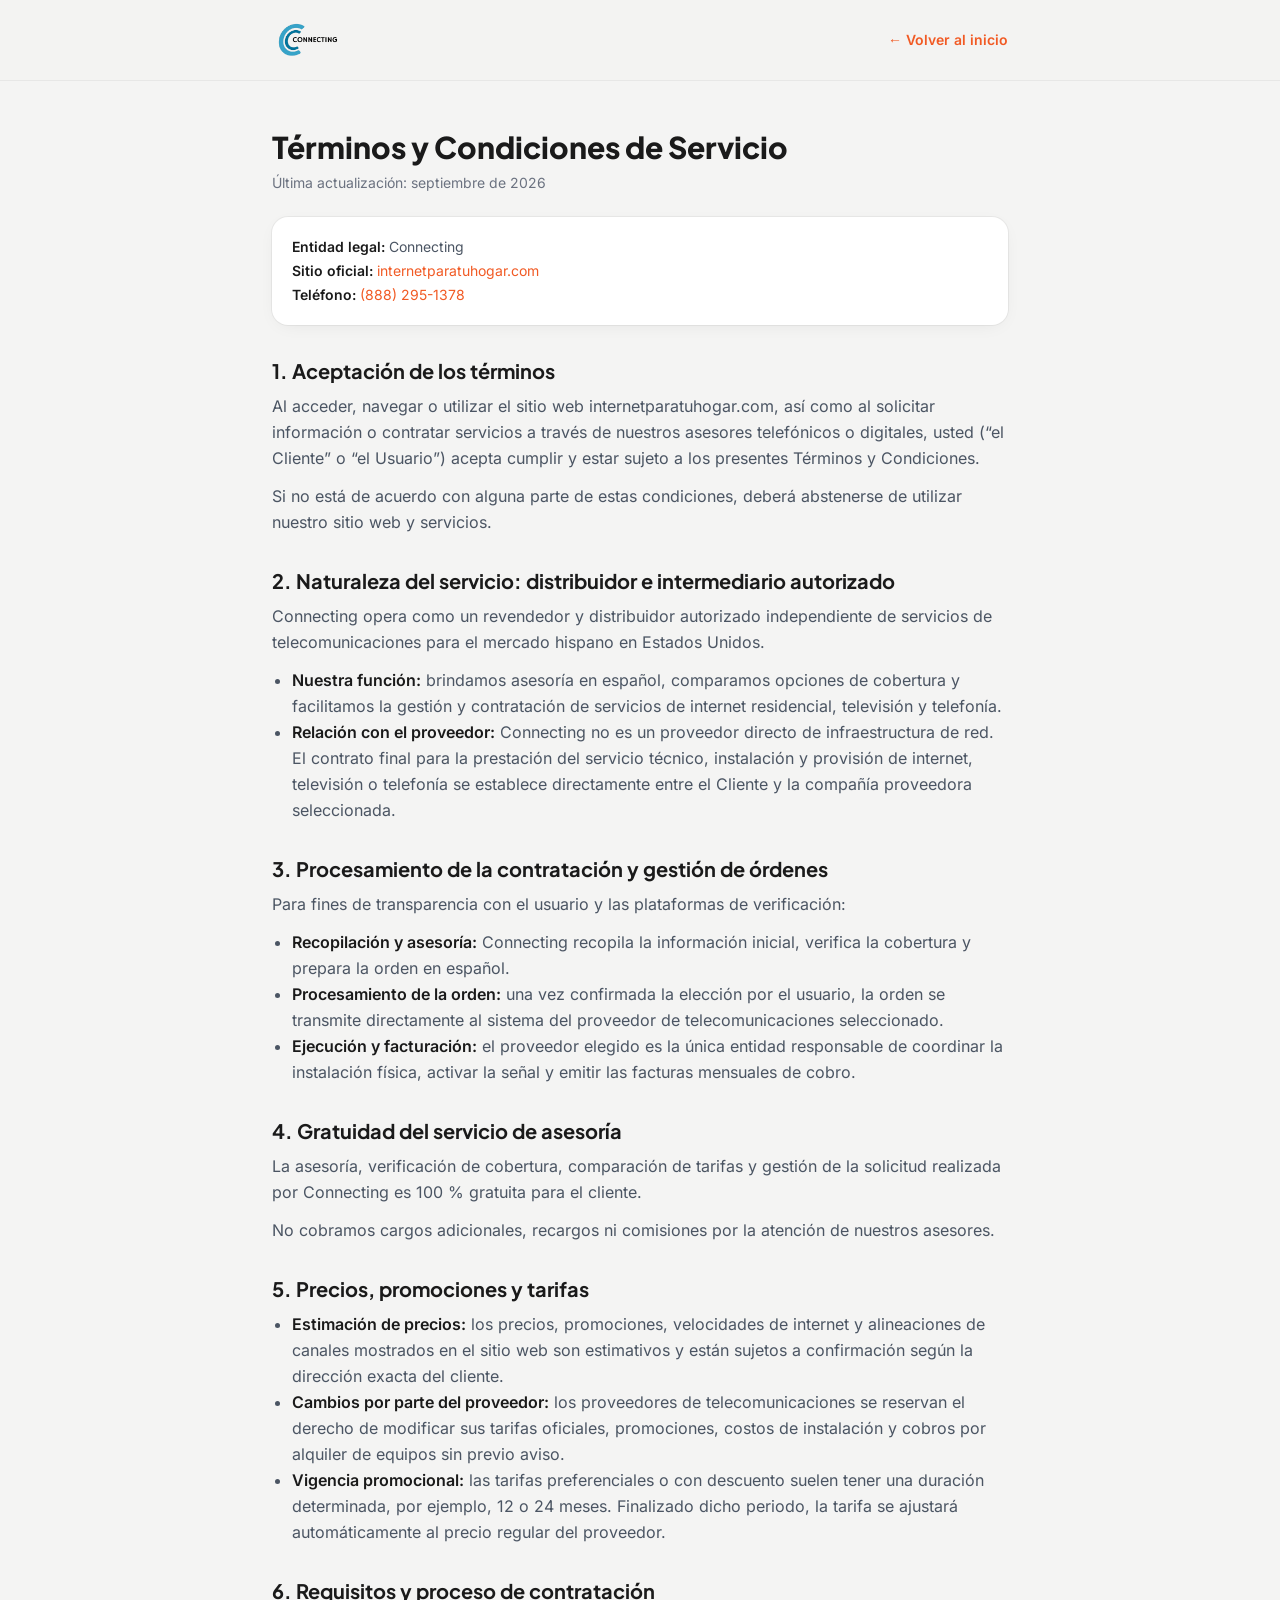
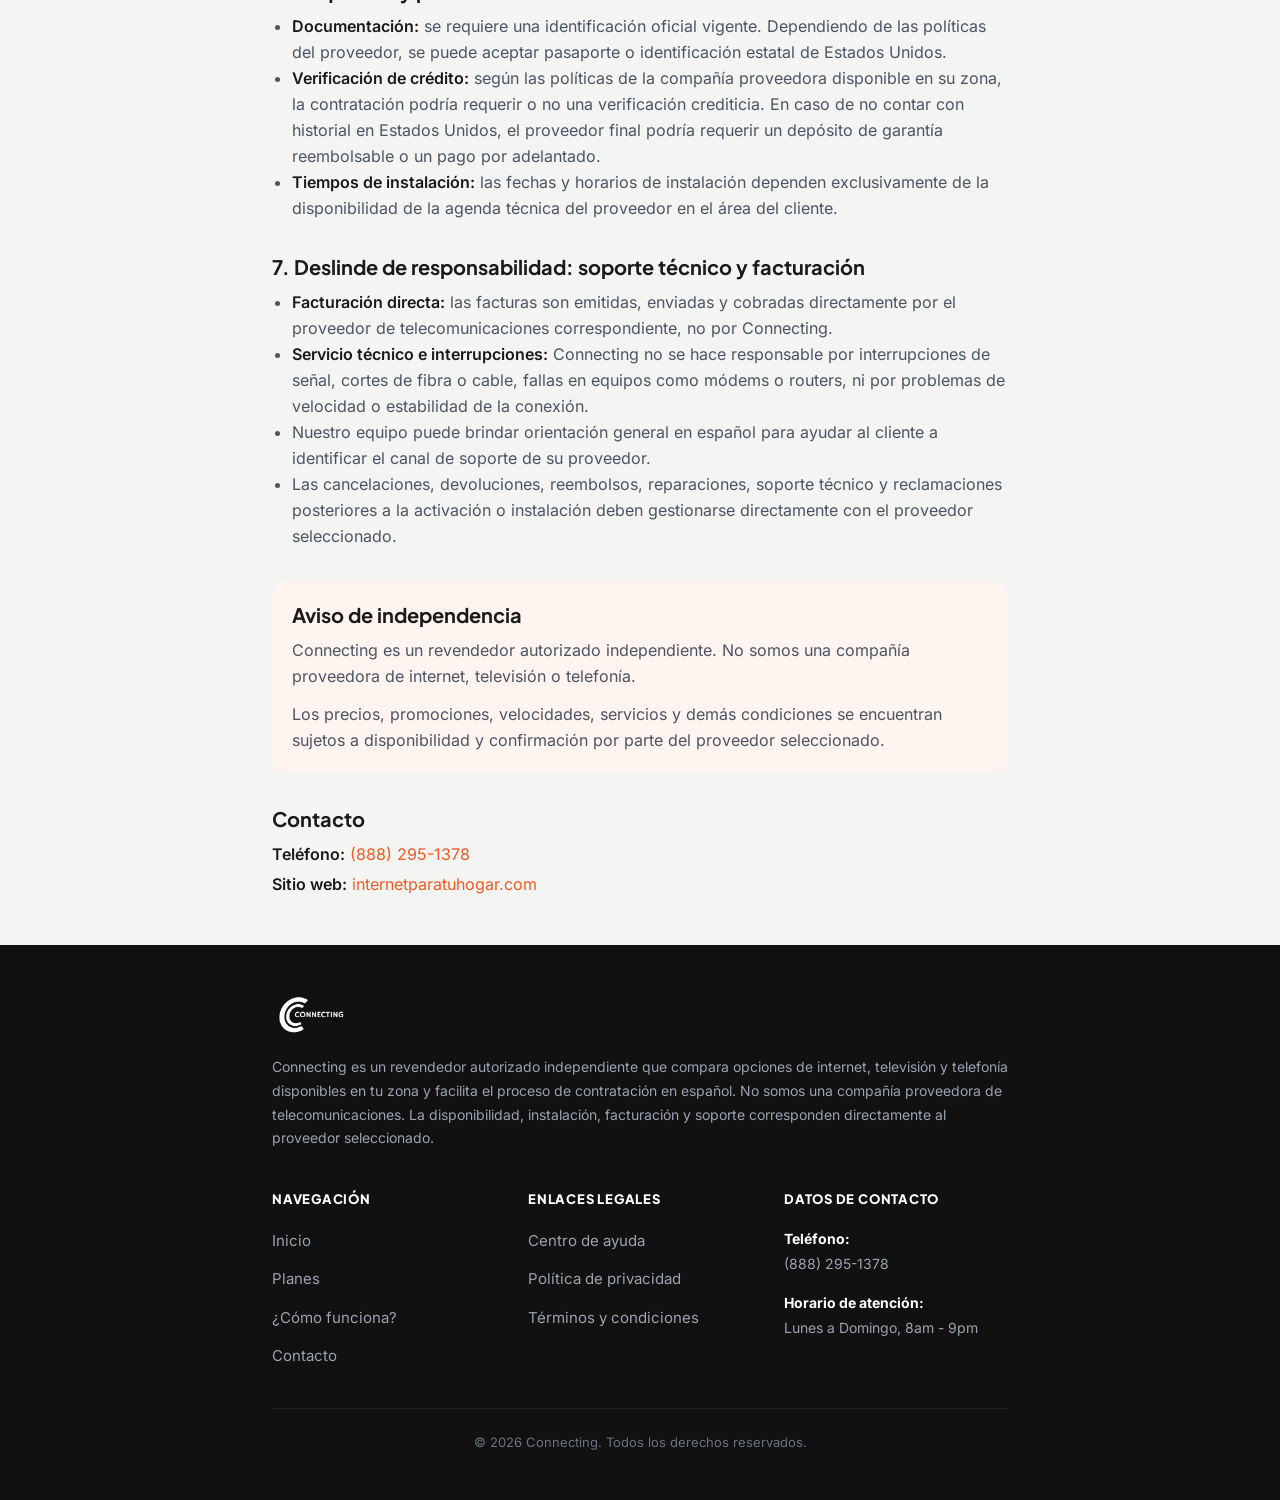
<file: terminos.html>
<!DOCTYPE html>
<html lang="es">
<head>
  <meta charset="UTF-8" />
  <meta name="viewport" content="width=device-width, initial-scale=1.0" />

  <!-- Google Tag Manager -->
  <script>(function(w,d,s,l,i){w[l]=w[l]||[];w[l].push({'gtm.start':
  new Date().getTime(),event:'gtm.js'});var f=d.getElementsByTagName(s)[0],
  j=d.createElement(s),dl=l!='dataLayer'?'&l='+l:'';j.async=true;j.src=
  'https://www.googletagmanager.com/gtm.js?id='+i+dl;f.parentNode.insertBefore(j,f);
  })(window,document,'script','dataLayer','GTM-KPSBXMXD');</script>
  <!-- End Google Tag Manager -->

  <!-- Google tag (gtag.js) -->
  <script async src="https://www.googletagmanager.com/gtag/js?id=AW-11097999192"></script>
  <script>
    window.dataLayer = window.dataLayer || [];
    function gtag(){dataLayer.push(arguments);}
    gtag('js', new Date());

    gtag('config', 'AW-11097999192');
  </script>

  <title>Términos y Condiciones — Connecting</title>
  <meta name="description" content="Términos y condiciones de uso del sitio y los servicios de Connecting." />

  <link rel="canonical" href="https://www.internetparatuhogar.com/terminos.html" />
  <meta name="theme-color" content="#F15A24" />
  <link rel="icon" href="favicon.ico" sizes="any" />
  <link rel="icon" type="image/png" href="imagenes/favicon-32.png" sizes="32x32" />
  <link rel="apple-touch-icon" href="imagenes/apple-touch-icon.png" />

  <link rel="stylesheet" href="styles.css" />
  <!-- Tipografias autohospedadas -->
  <link rel="preload" href="fuentes/inter-var.woff2" as="font" type="font/woff2" crossorigin>
  <link rel="preload" href="fuentes/jakarta-var.woff2" as="font" type="font/woff2" crossorigin>
  <link rel="stylesheet" href="fuentes.css" />
  <link rel="stylesheet" href="site.css" />
</head>
<body class="bg-paper text-ink antialiased">
  <!-- Google Tag Manager (noscript) -->
  <noscript><iframe src="https://www.googletagmanager.com/ns.html?id=GTM-KPSBXMXD"
  height="0" width="0" style="display:none;visibility:hidden"></iframe></noscript>
  <!-- End Google Tag Manager (noscript) -->

  <header class="border-b border-black/5 bg-paper/90 backdrop-blur">
    <div class="mx-auto max-w-3xl px-4 py-5 flex items-center justify-between">
      <a href="index.html" class="flex items-center">
        <img src="imagenes/logo.webp" alt="Connecting" width="500" height="282" class="h-10 w-auto" />
      </a>
      <a href="index.html" class="text-sm font-semibold text-brand hover:underline">← Volver al inicio</a>
    </div>
  </header>

  <main class="mx-auto max-w-3xl px-4 py-12">
    <h1 class="text-3xl font-extrabold">Términos y Condiciones de Servicio</h1>
    <p class="mt-2 text-sm text-gray-500">Última actualización: septiembre de 2026</p>

    <div class="mt-6 rounded-2xl bg-white p-5 shadow-soft ring-1 ring-black/5">
      <ul class="space-y-1 text-sm text-gray-600">
        <li><span class="font-semibold text-ink">Entidad legal:</span> Connecting</li>
        <li><span class="font-semibold text-ink">Sitio oficial:</span> <a href="https://www.internetparatuhogar.com/" class="text-brand hover:underline">internetparatuhogar.com</a></li>
        <li><span class="font-semibold text-ink">Teléfono:</span> <a href="tel:8882951378" class="text-brand hover:underline">(888) 295-1378</a></li>
      </ul>
    </div>

    <div class="mt-8 space-y-8 text-gray-600 leading-relaxed">
      <section>
        <h2 class="text-xl font-bold text-ink mb-2">1. Aceptación de los términos</h2>
        <p>Al acceder, navegar o utilizar el sitio web internetparatuhogar.com, así como al solicitar información o contratar servicios a través de nuestros asesores telefónicos o digitales, usted (“el Cliente” o “el Usuario”) acepta cumplir y estar sujeto a los presentes Términos y Condiciones.</p>
        <p class="mt-3">Si no está de acuerdo con alguna parte de estas condiciones, deberá abstenerse de utilizar nuestro sitio web y servicios.</p>
      </section>

      <section>
        <h2 class="text-xl font-bold text-ink mb-2">2. Naturaleza del servicio: distribuidor e intermediario autorizado</h2>
        <p>Connecting opera como un revendedor y distribuidor autorizado independiente de servicios de telecomunicaciones para el mercado hispano en Estados Unidos.</p>
        <ul class="mt-3 list-disc pl-5 space-y-2">
          <li><span class="font-semibold text-ink">Nuestra función:</span> brindamos asesoría en español, comparamos opciones de cobertura y facilitamos la gestión y contratación de servicios de internet residencial, televisión y telefonía.</li>
          <li><span class="font-semibold text-ink">Relación con el proveedor:</span> Connecting no es un proveedor directo de infraestructura de red. El contrato final para la prestación del servicio técnico, instalación y provisión de internet, televisión o telefonía se establece directamente entre el Cliente y la compañía proveedora seleccionada.</li>
        </ul>
      </section>

      <section>
        <h2 class="text-xl font-bold text-ink mb-2">3. Procesamiento de la contratación y gestión de órdenes</h2>
        <p>Para fines de transparencia con el usuario y las plataformas de verificación:</p>
        <ul class="mt-3 list-disc pl-5 space-y-2">
          <li><span class="font-semibold text-ink">Recopilación y asesoría:</span> Connecting recopila la información inicial, verifica la cobertura y prepara la orden en español.</li>
          <li><span class="font-semibold text-ink">Procesamiento de la orden:</span> una vez confirmada la elección por el usuario, la orden se transmite directamente al sistema del proveedor de telecomunicaciones seleccionado.</li>
          <li><span class="font-semibold text-ink">Ejecución y facturación:</span> el proveedor elegido es la única entidad responsable de coordinar la instalación física, activar la señal y emitir las facturas mensuales de cobro.</li>
        </ul>
      </section>

      <section>
        <h2 class="text-xl font-bold text-ink mb-2">4. Gratuidad del servicio de asesoría</h2>
        <p>La asesoría, verificación de cobertura, comparación de tarifas y gestión de la solicitud realizada por Connecting es 100 % gratuita para el cliente.</p>
        <p class="mt-3">No cobramos cargos adicionales, recargos ni comisiones por la atención de nuestros asesores.</p>
      </section>

      <section>
        <h2 class="text-xl font-bold text-ink mb-2">5. Precios, promociones y tarifas</h2>
        <ul class="list-disc pl-5 space-y-2">
          <li><span class="font-semibold text-ink">Estimación de precios:</span> los precios, promociones, velocidades de internet y alineaciones de canales mostrados en el sitio web son estimativos y están sujetos a confirmación según la dirección exacta del cliente.</li>
          <li><span class="font-semibold text-ink">Cambios por parte del proveedor:</span> los proveedores de telecomunicaciones se reservan el derecho de modificar sus tarifas oficiales, promociones, costos de instalación y cobros por alquiler de equipos sin previo aviso.</li>
          <li><span class="font-semibold text-ink">Vigencia promocional:</span> las tarifas preferenciales o con descuento suelen tener una duración determinada, por ejemplo, 12 o 24 meses. Finalizado dicho periodo, la tarifa se ajustará automáticamente al precio regular del proveedor.</li>
        </ul>
      </section>

      <section>
        <h2 class="text-xl font-bold text-ink mb-2">6. Requisitos y proceso de contratación</h2>
        <ul class="list-disc pl-5 space-y-2">
          <li><span class="font-semibold text-ink">Documentación:</span> se requiere una identificación oficial vigente. Dependiendo de las políticas del proveedor, se puede aceptar pasaporte o identificación estatal de Estados Unidos.</li>
          <li><span class="font-semibold text-ink">Verificación de crédito:</span> según las políticas de la compañía proveedora disponible en su zona, la contratación podría requerir o no una verificación crediticia. En caso de no contar con historial en Estados Unidos, el proveedor final podría requerir un depósito de garantía reembolsable o un pago por adelantado.</li>
          <li><span class="font-semibold text-ink">Tiempos de instalación:</span> las fechas y horarios de instalación dependen exclusivamente de la disponibilidad de la agenda técnica del proveedor en el área del cliente.</li>
        </ul>
      </section>

      <section>
        <h2 class="text-xl font-bold text-ink mb-2">7. Deslinde de responsabilidad: soporte técnico y facturación</h2>
        <ul class="list-disc pl-5 space-y-2">
          <li><span class="font-semibold text-ink">Facturación directa:</span> las facturas son emitidas, enviadas y cobradas directamente por el proveedor de telecomunicaciones correspondiente, no por Connecting.</li>
          <li><span class="font-semibold text-ink">Servicio técnico e interrupciones:</span> Connecting no se hace responsable por interrupciones de señal, cortes de fibra o cable, fallas en equipos como módems o routers, ni por problemas de velocidad o estabilidad de la conexión.</li>
          <li>Nuestro equipo puede brindar orientación general en español para ayudar al cliente a identificar el canal de soporte de su proveedor.</li>
          <li>Las cancelaciones, devoluciones, reembolsos, reparaciones, soporte técnico y reclamaciones posteriores a la activación o instalación deben gestionarse directamente con el proveedor seleccionado.</li>
        </ul>
      </section>

      <section class="rounded-2xl bg-brand-50 p-5">
        <h2 class="text-xl font-bold text-ink mb-2">Aviso de independencia</h2>
        <p>Connecting es un revendedor autorizado independiente. No somos una compañía proveedora de internet, televisión o telefonía.</p>
        <p class="mt-3">Los precios, promociones, velocidades, servicios y demás condiciones se encuentran sujetos a disponibilidad y confirmación por parte del proveedor seleccionado.</p>
      </section>

      <section>
        <h2 class="text-xl font-bold text-ink mb-2">Contacto</h2>
        <ul class="space-y-1">
          <li><span class="font-semibold text-ink">Teléfono:</span> <a href="tel:8882951378" class="text-brand hover:underline">(888) 295-1378</a></li>
          <li><span class="font-semibold text-ink">Sitio web:</span> <a href="https://www.internetparatuhogar.com/" class="text-brand hover:underline">internetparatuhogar.com</a></li>
        </ul>
      </section>
    </div>
  </main>

  <footer class="site-footer site-footer--compact">
    <div class="mx-auto max-w-3xl px-4 py-12">
      <div class="footer-grid">
        <!-- Marca -->
        <div class="footer-brand">
          <a href="index.html"><img src="imagenes/logo.webp" alt="Connecting" width="500" height="282" loading="lazy" class="footer-logo" /></a>
          <p class="footer-about">
            Connecting es un revendedor autorizado independiente que compara opciones de internet, televisión y
            telefonía disponibles en tu zona y facilita el proceso de contratación en español. No somos una compañía
            proveedora de telecomunicaciones. La disponibilidad, instalación, facturación y soporte corresponden
            directamente al proveedor seleccionado.
          </p>
        </div>

        <!-- Navegación -->
        <div class="footer-nav">
          <h4 class="footer-heading">Navegación</h4>
          <ul class="footer-links">
            <li><a href="index.html">Inicio</a></li>
            <li><a href="index.html#planes">Planes</a></li>
            <li><a href="index.html#como-funciona">¿Cómo funciona?</a></li>
            <li><a href="index.html#contacto">Contacto</a></li>
          </ul>
        </div>

        <!-- Enlaces legales -->
        <div class="footer-legal">
          <h4 class="footer-heading">Enlaces legales</h4>
          <ul class="footer-links">
            <li><a href="ayuda.html">Centro de ayuda</a></li>
            <li><a href="privacidad.html">Política de privacidad</a></li>
            <li><a href="terminos.html">Términos y condiciones</a></li>
          </ul>
        </div>

        <!-- Datos de contacto -->
        <div class="footer-contact">
          <h4 class="footer-heading">Datos de contacto</h4>
          <dl>
            <dt>Teléfono:</dt>
            <dd><a href="tel:8882951378">(888) 295-1378</a></dd>
            <dt>Horario de atención:</dt>
            <dd>Lunes a Domingo, 8am - 9pm</dd>
          </dl>
        </div>
      </div>

      <p class="footer-bottom">© <span data-year>2026</span> Connecting. Todos los derechos reservados.</p>
    </div>
  </footer>


  <script>document.querySelectorAll('[data-year]').forEach(el => el.textContent = new Date().getFullYear());</script>
</body>
</html>
</file>
<file: styles.css>
*,:after,:before{--tw-border-spacing-x:0;--tw-border-spacing-y:0;--tw-translate-x:0;--tw-translate-y:0;--tw-rotate:0;--tw-skew-x:0;--tw-skew-y:0;--tw-scale-x:1;--tw-scale-y:1;--tw-pan-x: ;--tw-pan-y: ;--tw-pinch-zoom: ;--tw-scroll-snap-strictness:proximity;--tw-gradient-from-position: ;--tw-gradient-via-position: ;--tw-gradient-to-position: ;--tw-ordinal: ;--tw-slashed-zero: ;--tw-numeric-figure: ;--tw-numeric-spacing: ;--tw-numeric-fraction: ;--tw-ring-inset: ;--tw-ring-offset-width:0px;--tw-ring-offset-color:#fff;--tw-ring-color:rgba(59,130,246,.5);--tw-ring-offset-shadow:0 0 #0000;--tw-ring-shadow:0 0 #0000;--tw-shadow:0 0 #0000;--tw-shadow-colored:0 0 #0000;--tw-blur: ;--tw-brightness: ;--tw-contrast: ;--tw-grayscale: ;--tw-hue-rotate: ;--tw-invert: ;--tw-saturate: ;--tw-sepia: ;--tw-drop-shadow: ;--tw-backdrop-blur: ;--tw-backdrop-brightness: ;--tw-backdrop-contrast: ;--tw-backdrop-grayscale: ;--tw-backdrop-hue-rotate: ;--tw-backdrop-invert: ;--tw-backdrop-opacity: ;--tw-backdrop-saturate: ;--tw-backdrop-sepia: ;--tw-contain-size: ;--tw-contain-layout: ;--tw-contain-paint: ;--tw-contain-style: }::backdrop{--tw-border-spacing-x:0;--tw-border-spacing-y:0;--tw-translate-x:0;--tw-translate-y:0;--tw-rotate:0;--tw-skew-x:0;--tw-skew-y:0;--tw-scale-x:1;--tw-scale-y:1;--tw-pan-x: ;--tw-pan-y: ;--tw-pinch-zoom: ;--tw-scroll-snap-strictness:proximity;--tw-gradient-from-position: ;--tw-gradient-via-position: ;--tw-gradient-to-position: ;--tw-ordinal: ;--tw-slashed-zero: ;--tw-numeric-figure: ;--tw-numeric-spacing: ;--tw-numeric-fraction: ;--tw-ring-inset: ;--tw-ring-offset-width:0px;--tw-ring-offset-color:#fff;--tw-ring-color:rgba(59,130,246,.5);--tw-ring-offset-shadow:0 0 #0000;--tw-ring-shadow:0 0 #0000;--tw-shadow:0 0 #0000;--tw-shadow-colored:0 0 #0000;--tw-blur: ;--tw-brightness: ;--tw-contrast: ;--tw-grayscale: ;--tw-hue-rotate: ;--tw-invert: ;--tw-saturate: ;--tw-sepia: ;--tw-drop-shadow: ;--tw-backdrop-blur: ;--tw-backdrop-brightness: ;--tw-backdrop-contrast: ;--tw-backdrop-grayscale: ;--tw-backdrop-hue-rotate: ;--tw-backdrop-invert: ;--tw-backdrop-opacity: ;--tw-backdrop-saturate: ;--tw-backdrop-sepia: ;--tw-contain-size: ;--tw-contain-layout: ;--tw-contain-paint: ;--tw-contain-style: }/*! tailwindcss v3.4.19 | MIT License | https://tailwindcss.com*/*,:after,:before{box-sizing:border-box;border:0 solid #e5e7eb}:after,:before{--tw-content:""}:host,html{line-height:1.5;-webkit-text-size-adjust:100%;-moz-tab-size:4;-o-tab-size:4;tab-size:4;font-family:Inter,sans-serif;font-feature-settings:normal;font-variation-settings:normal;-webkit-tap-highlight-color:transparent}body{margin:0;line-height:inherit}hr{height:0;color:inherit;border-top-width:1px}abbr:where([title]){-webkit-text-decoration:underline dotted;text-decoration:underline dotted}h1,h2,h3,h4,h5,h6{font-size:inherit;font-weight:inherit}a{color:inherit;text-decoration:inherit}b,strong{font-weight:bolder}code,kbd,pre,samp{font-family:ui-monospace,SFMono-Regular,Menlo,Monaco,Consolas,Liberation Mono,Courier New,monospace;font-feature-settings:normal;font-variation-settings:normal;font-size:1em}small{font-size:80%}sub,sup{font-size:75%;line-height:0;position:relative;vertical-align:baseline}sub{bottom:-.25em}sup{top:-.5em}table{text-indent:0;border-color:inherit;border-collapse:collapse}button,input,optgroup,select,textarea{font-family:inherit;font-feature-settings:inherit;font-variation-settings:inherit;font-size:100%;font-weight:inherit;line-height:inherit;letter-spacing:inherit;color:inherit;margin:0;padding:0}button,select{text-transform:none}button,input:where([type=button]),input:where([type=reset]),input:where([type=submit]){-webkit-appearance:button;background-color:transparent;background-image:none}:-moz-focusring{outline:auto}:-moz-ui-invalid{box-shadow:none}progress{vertical-align:baseline}::-webkit-inner-spin-button,::-webkit-outer-spin-button{height:auto}[type=search]{-webkit-appearance:textfield;outline-offset:-2px}::-webkit-search-decoration{-webkit-appearance:none}::-webkit-file-upload-button{-webkit-appearance:button;font:inherit}summary{display:list-item}blockquote,dd,dl,figure,h1,h2,h3,h4,h5,h6,hr,p,pre{margin:0}fieldset{margin:0}fieldset,legend{padding:0}menu,ol,ul{list-style:none;margin:0;padding:0}dialog{padding:0}textarea{resize:vertical}input::-moz-placeholder,textarea::-moz-placeholder{opacity:1;color:#9ca3af}input::placeholder,textarea::placeholder{opacity:1;color:#9ca3af}[role=button],button{cursor:pointer}:disabled{cursor:default}audio,canvas,embed,iframe,img,object,svg,video{display:block;vertical-align:middle}img,video{max-width:100%;height:auto}[hidden]:where(:not([hidden=until-found])){display:none}.pointer-events-none{pointer-events:none}.fixed{position:fixed}.absolute{position:absolute}.relative{position:relative}.sticky{position:sticky}.bottom-3{bottom:.75rem}.bottom-6{bottom:1.5rem}.left-7{left:1.75rem}.top-0{top:0}.top-3{top:.75rem}.z-0{z-index:0}.z-10{z-index:10}.z-50{z-index:50}.mx-auto{margin-left:auto;margin-right:auto}.-mt-14{margin-top:-3.5rem}.mb-1{margin-bottom:.25rem}.mb-1\.5{margin-bottom:.375rem}.mb-10{margin-bottom:2.5rem}.mb-2{margin-bottom:.5rem}.mb-3{margin-bottom:.75rem}.mb-4{margin-bottom:1rem}.mb-6{margin-bottom:1.5rem}.mb-8{margin-bottom:2rem}.mt-1{margin-top:.25rem}.mt-1\.5{margin-top:.375rem}.mt-10{margin-top:2.5rem}.mt-2{margin-top:.5rem}.mt-3{margin-top:.75rem}.mt-4{margin-top:1rem}.mt-5{margin-top:1.25rem}.mt-6{margin-top:1.5rem}.mt-7{margin-top:1.75rem}.mt-8{margin-top:2rem}.block{display:block}.flex{display:flex}.inline-flex{display:inline-flex}.grid{display:grid}.inline-grid{display:inline-grid}.hidden{display:none}.h-10{height:2.5rem}.h-11{height:2.75rem}.h-12{height:3rem}.h-14{height:3.5rem}.h-16{height:4rem}.h-20{height:5rem}.h-4{height:1rem}.h-5{height:1.25rem}.h-6{height:1.5rem}.h-64{height:16rem}.h-9{height:2.25rem}.w-10{width:2.5rem}.w-12{width:3rem}.w-14{width:3.5rem}.w-20{width:5rem}.w-36{width:9rem}.w-4{width:1rem}.w-44{width:11rem}.w-5{width:1.25rem}.w-6{width:1.5rem}.w-9{width:2.25rem}.w-\[92\%\]{width:92%}.w-auto{width:auto}.w-full{width:100%}.w-px{width:1px}.min-w-0{min-width:0}.max-w-3xl{max-width:48rem}.max-w-7xl{max-width:80rem}.max-w-md{max-width:28rem}.shrink-0{flex-shrink:0}.transform{transform:translate(var(--tw-translate-x),var(--tw-translate-y)) rotate(var(--tw-rotate)) skewX(var(--tw-skew-x)) skewY(var(--tw-skew-y)) scaleX(var(--tw-scale-x)) scaleY(var(--tw-scale-y))}.cursor-pointer{cursor:pointer}.list-disc{list-style-type:disc}.list-none{list-style-type:none}.grid-cols-1{grid-template-columns:repeat(1,minmax(0,1fr))}.grid-cols-2{grid-template-columns:repeat(2,minmax(0,1fr))}.flex-col{flex-direction:column}.flex-wrap{flex-wrap:wrap}.place-items-center{place-items:center}.items-end{align-items:flex-end}.items-center{align-items:center}.justify-center{justify-content:center}.justify-between{justify-content:space-between}.gap-0\.5{gap:.125rem}.gap-1{gap:.25rem}.gap-10{gap:2.5rem}.gap-2{gap:.5rem}.gap-2\.5{gap:.625rem}.gap-3{gap:.75rem}.gap-4{gap:1rem}.gap-6{gap:1.5rem}.gap-7{gap:1.75rem}.gap-8{gap:2rem}.gap-x-4{-moz-column-gap:1rem;column-gap:1rem}.gap-x-5{-moz-column-gap:1.25rem;column-gap:1.25rem}.gap-y-2{row-gap:.5rem}.gap-y-8{row-gap:2rem}.space-y-1>:not([hidden])~:not([hidden]){--tw-space-y-reverse:0;margin-top:calc(.25rem*(1 - var(--tw-space-y-reverse)));margin-bottom:calc(.25rem*var(--tw-space-y-reverse))}.space-y-2\.5>:not([hidden])~:not([hidden]){--tw-space-y-reverse:0;margin-top:calc(.625rem*(1 - var(--tw-space-y-reverse)));margin-bottom:calc(.625rem*var(--tw-space-y-reverse))}.space-y-3>:not([hidden])~:not([hidden]){--tw-space-y-reverse:0;margin-top:calc(.75rem*(1 - var(--tw-space-y-reverse)));margin-bottom:calc(.75rem*var(--tw-space-y-reverse))}.space-y-8>:not([hidden])~:not([hidden]){--tw-space-y-reverse:0;margin-top:calc(2rem*(1 - var(--tw-space-y-reverse)));margin-bottom:calc(2rem*var(--tw-space-y-reverse))}.overflow-hidden{overflow:hidden}.rounded-2xl{border-radius:1rem}.rounded-3xl{border-radius:1.5rem}.rounded-full{border-radius:9999px}.rounded-lg{border-radius:.5rem}.rounded-md{border-radius:.375rem}.rounded-xl{border-radius:.75rem}.border{border-width:1px}.border-2{border-width:2px}.border-b{border-bottom-width:1px}.border-t{border-top-width:1px}.border-black\/5{border-color:rgba(0,0,0,.05)}.border-brand{--tw-border-opacity:1;border-color:rgb(241 90 36/var(--tw-border-opacity,1))}.border-brand\/30{border-color:rgba(241,90,36,.3)}.border-gray-300{--tw-border-opacity:1;border-color:rgb(209 213 219/var(--tw-border-opacity,1))}.bg-brand{--tw-bg-opacity:1;background-color:rgb(241 90 36/var(--tw-bg-opacity,1))}.bg-brand-100{--tw-bg-opacity:1;background-color:rgb(255 230 219/var(--tw-bg-opacity,1))}.bg-brand-50{--tw-bg-opacity:1;background-color:rgb(255 244 239/var(--tw-bg-opacity,1))}.bg-gray-50{--tw-bg-opacity:1;background-color:rgb(249 250 251/var(--tw-bg-opacity,1))}.bg-ink{--tw-bg-opacity:1;background-color:rgb(26 26 26/var(--tw-bg-opacity,1))}.bg-paper{--tw-bg-opacity:1;background-color:rgb(244 244 243/var(--tw-bg-opacity,1))}.bg-paper\/90{background-color:hsla(60,4%,95%,.9)}.bg-white{--tw-bg-opacity:1;background-color:rgb(255 255 255/var(--tw-bg-opacity,1))}.bg-white\/10{background-color:hsla(0,0%,100%,.1)}.bg-gradient-to-br{background-image:linear-gradient(to bottom right,var(--tw-gradient-stops))}.from-brand-50{--tw-gradient-from:#fff4ef var(--tw-gradient-from-position);--tw-gradient-to:rgba(255,244,239,0) var(--tw-gradient-to-position);--tw-gradient-stops:var(--tw-gradient-from),var(--tw-gradient-to)}.to-gray-100{--tw-gradient-to:#f3f4f6 var(--tw-gradient-to-position)}.fill-current{fill:currentColor}.object-cover{-o-object-fit:cover;object-fit:cover}.object-top{-o-object-position:top;object-position:top}.p-4{padding:1rem}.p-5{padding:1.25rem}.p-7{padding:1.75rem}.p-8{padding:2rem}.px-3{padding-left:.75rem;padding-right:.75rem}.px-4{padding-left:1rem;padding-right:1rem}.px-5{padding-left:1.25rem;padding-right:1.25rem}.px-6{padding-left:1.5rem;padding-right:1.5rem}.px-8{padding-left:2rem;padding-right:2rem}.py-1{padding-top:.25rem;padding-bottom:.25rem}.py-10{padding-top:2.5rem;padding-bottom:2.5rem}.py-12{padding-top:3rem;padding-bottom:3rem}.py-2\.5{padding-top:.625rem;padding-bottom:.625rem}.py-3{padding-top:.75rem;padding-bottom:.75rem}.py-3\.5{padding-top:.875rem;padding-bottom:.875rem}.py-4{padding-top:1rem;padding-bottom:1rem}.py-5{padding-top:1.25rem;padding-bottom:1.25rem}.py-6{padding-top:1.5rem;padding-bottom:1.5rem}.py-8{padding-top:2rem;padding-bottom:2rem}.pb-10{padding-bottom:2.5rem}.pb-12{padding-bottom:3rem}.pb-24{padding-bottom:6rem}.pb-4{padding-bottom:1rem}.pl-5{padding-left:1.25rem}.pt-6{padding-top:1.5rem}.pt-8{padding-top:2rem}.text-center{text-align:center}.font-display{font-family:Plus Jakarta Sans,sans-serif}.text-2xl{font-size:1.5rem;line-height:2rem}.text-3xl{font-size:1.875rem;line-height:2.25rem}.text-4xl{font-size:2.25rem;line-height:2.5rem}.text-5xl{font-size:3rem;line-height:1}.text-\[15px\]{font-size:15px}.text-base{font-size:1rem;line-height:1.5rem}.text-lg{font-size:1.125rem;line-height:1.75rem}.text-sm{font-size:.875rem;line-height:1.25rem}.text-xl{font-size:1.25rem;line-height:1.75rem}.text-xs{font-size:.75rem;line-height:1rem}.font-bold{font-weight:700}.font-extrabold{font-weight:800}.font-medium{font-weight:500}.font-semibold{font-weight:600}.uppercase{text-transform:uppercase}.leading-\[1\.08\]{line-height:1.08}.leading-none{line-height:1}.leading-relaxed{line-height:1.625}.leading-tight{line-height:1.25}.tracking-tight{letter-spacing:-.025em}.tracking-wide{letter-spacing:.025em}.text-brand{--tw-text-opacity:1;color:rgb(241 90 36/var(--tw-text-opacity,1))}.text-gray-300{--tw-text-opacity:1;color:rgb(209 213 219/var(--tw-text-opacity,1))}.text-gray-400{--tw-text-opacity:1;color:rgb(156 163 175/var(--tw-text-opacity,1))}.text-gray-500{--tw-text-opacity:1;color:rgb(107 114 128/var(--tw-text-opacity,1))}.text-gray-600{--tw-text-opacity:1;color:rgb(75 85 99/var(--tw-text-opacity,1))}.text-gray-700{--tw-text-opacity:1;color:rgb(55 65 81/var(--tw-text-opacity,1))}.text-ink{--tw-text-opacity:1;color:rgb(26 26 26/var(--tw-text-opacity,1))}.text-white{--tw-text-opacity:1;color:rgb(255 255 255/var(--tw-text-opacity,1))}.text-white\/80{color:hsla(0,0%,100%,.8)}.text-white\/90{color:hsla(0,0%,100%,.9)}.antialiased{-webkit-font-smoothing:antialiased;-moz-osx-font-smoothing:grayscale}.opacity-90{opacity:.9}.opacity-95{opacity:.95}.shadow-2xl{--tw-shadow:0 25px 50px -12px rgba(0,0,0,.25);--tw-shadow-colored:0 25px 50px -12px var(--tw-shadow-color)}.shadow-2xl,.shadow-card{box-shadow:var(--tw-ring-offset-shadow,0 0 #0000),var(--tw-ring-shadow,0 0 #0000),var(--tw-shadow)}.shadow-card{--tw-shadow:0 10px 30px -12px rgba(0,0,0,.12);--tw-shadow-colored:0 10px 30px -12px var(--tw-shadow-color)}.shadow-lg{--tw-shadow:0 10px 15px -3px rgba(0,0,0,.1),0 4px 6px -4px rgba(0,0,0,.1);--tw-shadow-colored:0 10px 15px -3px var(--tw-shadow-color),0 4px 6px -4px var(--tw-shadow-color)}.shadow-lg,.shadow-soft{box-shadow:var(--tw-ring-offset-shadow,0 0 #0000),var(--tw-ring-shadow,0 0 #0000),var(--tw-shadow)}.shadow-soft{--tw-shadow:0 4px 20px -8px rgba(0,0,0,.1);--tw-shadow-colored:0 4px 20px -8px var(--tw-shadow-color)}.shadow-brand\/10{--tw-shadow-color:rgba(241,90,36,.1);--tw-shadow:var(--tw-shadow-colored)}.ring-1{--tw-ring-offset-shadow:var(--tw-ring-inset) 0 0 0 var(--tw-ring-offset-width) var(--tw-ring-offset-color);--tw-ring-shadow:var(--tw-ring-inset) 0 0 0 calc(1px + var(--tw-ring-offset-width)) var(--tw-ring-color)}.ring-1,.ring-2{box-shadow:var(--tw-ring-offset-shadow),var(--tw-ring-shadow),var(--tw-shadow,0 0 #0000)}.ring-2{--tw-ring-offset-shadow:var(--tw-ring-inset) 0 0 0 var(--tw-ring-offset-width) var(--tw-ring-offset-color);--tw-ring-shadow:var(--tw-ring-inset) 0 0 0 calc(2px + var(--tw-ring-offset-width)) var(--tw-ring-color)}.ring-4{--tw-ring-offset-shadow:var(--tw-ring-inset) 0 0 0 var(--tw-ring-offset-width) var(--tw-ring-offset-color);--tw-ring-shadow:var(--tw-ring-inset) 0 0 0 calc(4px + var(--tw-ring-offset-width)) var(--tw-ring-color);box-shadow:var(--tw-ring-offset-shadow),var(--tw-ring-shadow),var(--tw-shadow,0 0 #0000)}.ring-black\/5{--tw-ring-color:rgba(0,0,0,.05)}.ring-brand{--tw-ring-opacity:1;--tw-ring-color:rgb(241 90 36/var(--tw-ring-opacity,1))}.ring-brand\/20{--tw-ring-color:rgba(241,90,36,.2)}.ring-gray-100{--tw-ring-opacity:1;--tw-ring-color:rgb(243 244 246/var(--tw-ring-opacity,1))}.backdrop-blur{--tw-backdrop-blur:blur(8px);-webkit-backdrop-filter:var(--tw-backdrop-blur) var(--tw-backdrop-brightness) var(--tw-backdrop-contrast) var(--tw-backdrop-grayscale) var(--tw-backdrop-hue-rotate) var(--tw-backdrop-invert) var(--tw-backdrop-opacity) var(--tw-backdrop-saturate) var(--tw-backdrop-sepia);backdrop-filter:var(--tw-backdrop-blur) var(--tw-backdrop-brightness) var(--tw-backdrop-contrast) var(--tw-backdrop-grayscale) var(--tw-backdrop-hue-rotate) var(--tw-backdrop-invert) var(--tw-backdrop-opacity) var(--tw-backdrop-saturate) var(--tw-backdrop-sepia)}.transition{transition-property:color,background-color,border-color,text-decoration-color,fill,stroke,opacity,box-shadow,transform,filter,-webkit-backdrop-filter;transition-property:color,background-color,border-color,text-decoration-color,fill,stroke,opacity,box-shadow,transform,filter,backdrop-filter;transition-property:color,background-color,border-color,text-decoration-color,fill,stroke,opacity,box-shadow,transform,filter,backdrop-filter,-webkit-backdrop-filter;transition-timing-function:cubic-bezier(.4,0,.2,1);transition-duration:.15s}.ease-in-out{transition-timing-function:cubic-bezier(.4,0,.2,1)}.ease-out{transition-timing-function:cubic-bezier(0,0,.2,1)}.hover\:bg-black\/5:hover{background-color:rgba(0,0,0,.05)}.hover\:bg-brand:hover{--tw-bg-opacity:1;background-color:rgb(241 90 36/var(--tw-bg-opacity,1))}.hover\:bg-brand-dark:hover{--tw-bg-opacity:1;background-color:rgb(217 74 24/var(--tw-bg-opacity,1))}.hover\:bg-gray-100:hover{--tw-bg-opacity:1;background-color:rgb(243 244 246/var(--tw-bg-opacity,1))}.hover\:bg-gray-50:hover{--tw-bg-opacity:1;background-color:rgb(249 250 251/var(--tw-bg-opacity,1))}.hover\:text-brand:hover{--tw-text-opacity:1;color:rgb(241 90 36/var(--tw-text-opacity,1))}.hover\:text-ink:hover{--tw-text-opacity:1;color:rgb(26 26 26/var(--tw-text-opacity,1))}.hover\:text-white:hover{--tw-text-opacity:1;color:rgb(255 255 255/var(--tw-text-opacity,1))}.hover\:underline:hover{text-decoration-line:underline}@media (min-width:640px){.sm\:absolute{position:absolute}.sm\:-right-2{right:-.5rem}.sm\:-right-3{right:-.75rem}.sm\:bottom-2{bottom:.5rem}.sm\:bottom-6{bottom:1.5rem}.sm\:right-6{right:1.5rem}.sm\:mt-0{margin-top:0}.sm\:block{display:block}.sm\:w-40{width:10rem}.sm\:w-44{width:11rem}.sm\:w-64{width:16rem}.sm\:max-w-\[60\%\]{max-width:60%}.sm\:grid-cols-2{grid-template-columns:repeat(2,minmax(0,1fr))}.sm\:flex-row{flex-direction:row}.sm\:justify-between{justify-content:space-between}.sm\:gap-x-6{-moz-column-gap:1.5rem;column-gap:1.5rem}.sm\:p-10{padding:2.5rem}.sm\:p-8{padding:2rem}.sm\:p-9{padding:2.25rem}.sm\:px-6{padding-left:1.5rem;padding-right:1.5rem}.sm\:text-3xl{font-size:1.875rem;line-height:2.25rem}.sm\:text-5xl{font-size:3rem;line-height:1}.sm\:text-base{font-size:1rem;line-height:1.5rem}}@media (min-width:768px){.md\:grid-cols-2{grid-template-columns:repeat(2,minmax(0,1fr))}}@media (min-width:1024px){.lg\:invisible{visibility:hidden}.lg\:col-span-2{grid-column:span 2/span 2}.lg\:col-span-3{grid-column:span 3/span 3}.lg\:col-span-4{grid-column:span 4/span 4}.lg\:col-span-6{grid-column:span 6/span 6}.lg\:col-span-9{grid-column:span 9/span 9}.lg\:col-start-1{grid-column-start:1}.lg\:col-start-2{grid-column-start:2}.lg\:row-span-2{grid-row:span 2/span 2}.lg\:row-start-1{grid-row-start:1}.lg\:row-start-2{grid-row-start:2}.lg\:-mt-6{margin-top:-1.5rem}.lg\:flex{display:flex}.lg\:inline-flex{display:inline-flex}.lg\:hidden{display:none}.lg\:h-16{height:4rem}.lg\:h-20{height:5rem}.lg\:h-80{height:20rem}.lg\:grid-cols-12{grid-template-columns:repeat(12,minmax(0,1fr))}.lg\:grid-cols-2{grid-template-columns:repeat(2,minmax(0,1fr))}.lg\:grid-cols-3{grid-template-columns:repeat(3,minmax(0,1fr))}.lg\:grid-cols-4{grid-template-columns:repeat(4,minmax(0,1fr))}.lg\:flex-col{flex-direction:column}.lg\:items-start{align-items:flex-start}.lg\:items-end{align-items:flex-end}.lg\:items-center{align-items:center}.lg\:gap-12{gap:3rem}.lg\:gap-3{gap:.75rem}.lg\:gap-6{gap:1.5rem}.lg\:divide-x>:not([hidden])~:not([hidden]){--tw-divide-x-reverse:0;border-right-width:calc(1px*var(--tw-divide-x-reverse));border-left-width:calc(1px*(1 - var(--tw-divide-x-reverse)))}.lg\:divide-gray-100>:not([hidden])~:not([hidden]){--tw-divide-opacity:1;border-color:rgb(243 244 246/var(--tw-divide-opacity,1))}.lg\:divide-white\/10>:not([hidden])~:not([hidden]){border-color:hsla(0,0%,100%,.1)}.lg\:px-6{padding-left:1.5rem;padding-right:1.5rem}.lg\:px-8{padding-left:2rem;padding-right:2rem}.lg\:pb-10{padding-bottom:2.5rem}.lg\:pt-10{padding-top:2.5rem}.lg\:pt-14{padding-top:3.5rem}.lg\:pt-8{padding-top:2rem}.lg\:text-left{text-align:left}}
</file>
<file: fuentes.css>
/* Tipografias autohospedadas: subset latin de Google Fonts (licencia OFL).
   Ambas son fuentes variables, asi que un solo archivo cubre todos los pesos.
   Evita las dos conexiones externas a fonts.googleapis.com / fonts.gstatic.com. */

@font-face {
  font-family: 'Inter';
  font-style: normal;
  font-weight: 100 900;
  font-display: swap;
  src: url(fuentes/inter-var.woff2) format('woff2');
  unicode-range: U+0000-00FF, U+0131, U+0152-0153, U+02BB-02BC, U+02C6, U+02DA, U+02DC, U+0304, U+0308, U+0329, U+2000-206F, U+20AC, U+2122, U+2191, U+2193, U+2212, U+2215, U+FEFF, U+FFFD;
}

@font-face {
  font-family: 'Plus Jakarta Sans';
  font-style: normal;
  font-weight: 200 800;
  font-display: swap;
  src: url(fuentes/jakarta-var.woff2) format('woff2');
  unicode-range: U+0000-00FF, U+0131, U+0152-0153, U+02BB-02BC, U+02C6, U+02DA, U+02DC, U+0304, U+0308, U+0329, U+2000-206F, U+20AC, U+2122, U+2191, U+2193, U+2212, U+2215, U+FEFF, U+FFFD;
}
</file>
<file: site.css>
/* Estilos propios del sitio. Complementan styles.css (build purgado de Tailwind,
   que solo contiene las utilidades presentes en el HTML). */

html { scroll-behavior: smooth; }
body { font-family: 'Inter', sans-serif; }
h1, h2, h3, h4 { font-family: 'Plus Jakarta Sans', sans-serif; }

.eyebrow { letter-spacing: .12em; }

/* styles.css no incluye list-decimal */
.list-decimal { list-style-type: decimal; }

/* Acordeón del FAQ */
.faq-body { max-height: 0; overflow: hidden; transition: max-height .35s ease; }
.faq-item[open] .faq-body { max-height: 240px; }
.faq-item[open] .faq-chevron { transform: rotate(180deg); }
.faq-chevron { transition: transform .3s ease; }
summary::-webkit-details-marker { display: none; }

/* Oculta la barra de scroll en los testimonios (móvil) */
.no-scrollbar::-webkit-scrollbar { display: none; }
.no-scrollbar { -ms-overflow-style: none; scrollbar-width: none; }

/* Barra flotante "Llama Ya" */
.float-cta {
  left: 1rem; right: 1rem; bottom: 1rem;
  display: flex; align-items: center; justify-content: center; gap: .625rem;
  border-radius: .875rem; padding: 1rem 1.25rem;
  box-shadow: 0 12px 30px -8px rgba(0,0,0,.45);
}
.float-cta__num { font-weight: 700; letter-spacing: 0; }
@media (min-width: 1024px) {
  .float-cta { left: 50%; right: auto; transform: translateX(-50%); width: min(80rem, calc(100% - 3rem)); }
}

/* Footer */
.site-footer { background: #111112; color: #fff; padding-bottom: 6rem; }
.footer-grid { display: grid; grid-template-columns: repeat(2, minmax(0, 1fr)); gap: 2.25rem 1.5rem; }
.footer-brand, .footer-contact { grid-column: 1 / -1; }
.footer-logo { height: 2.75rem; width: auto; filter: brightness(0) invert(1); }
.footer-about { margin-top: 1.125rem; font-size: .875rem; line-height: 1.7; color: #9ca3af; }
.footer-heading {
  font-family: 'Plus Jakarta Sans', sans-serif; font-size: .8125rem; font-weight: 800;
  text-transform: uppercase; letter-spacing: .06em; color: #fff; margin-bottom: 1.125rem;
}
.footer-links li + li { margin-top: .875rem; }
.footer-links a { font-size: .9375rem; color: #9ca3af; transition: color .15s ease; }
.footer-links a:hover { color: #f15a24; }
.footer-contact dt { font-size: .875rem; font-weight: 700; color: #fff; }
.footer-contact dd { margin-top: .25rem; font-size: .875rem; color: #9ca3af; }
.footer-contact dd + dt { margin-top: 1.125rem; }
.footer-contact a:hover { color: #f15a24; }
.footer-bottom {
  margin-top: 2.5rem; padding-top: 1.5rem; border-top: 1px solid rgba(255,255,255,.08);
  text-align: center; font-size: .8125rem; color: #6b7280;
}
@media (min-width: 640px) {
  .footer-grid { grid-template-columns: repeat(3, minmax(0, 1fr)); gap: 2.5rem 2rem; }
  .footer-contact { grid-column: auto; }
}
@media (min-width: 1024px) {
  .site-footer { padding-bottom: 5rem; }
  .footer-grid { grid-template-columns: 1.7fr 1fr 1.1fr 1.2fr; gap: 3rem; }
  .footer-brand { grid-column: auto; }
}

/* Variante para las páginas internas: contenedor estrecho y sin barra flotante,
   así que se queda en 3 columnas con la marca arriba. */
.site-footer--compact { padding-bottom: 0; }
@media (min-width: 1024px) {
  .site-footer--compact { padding-bottom: 0; }
  .site-footer--compact .footer-grid { grid-template-columns: repeat(3, minmax(0, 1fr)); gap: 2.5rem 2rem; }
  .site-footer--compact .footer-brand { grid-column: 1 / -1; }
}

/* Paginas internas que si llevan la barra flotante */
.site-footer--cta { padding-bottom: 6rem; }
@media (min-width: 1024px) { .site-footer--cta { padding-bottom: 5rem; } }

/* Centro de ayuda */
.help-toc { display: grid; gap: .5rem 1.5rem; }
.help-toc a { color: #4b5563; font-size: .875rem; }
.help-toc a:hover { color: #f15a24; }
@media (min-width: 640px) { .help-toc { grid-template-columns: repeat(2, minmax(0, 1fr)); } }

.table-wrap { overflow-x: auto; }
.help-table { width: 100%; border-collapse: collapse; font-size: .875rem; }
.help-table th, .help-table td { text-align: left; padding: .75rem 1rem; border-bottom: 1px solid rgba(0,0,0,.06); vertical-align: top; }
.help-table th { background: #fff4ef; color: #1a1a1a; font-weight: 700; }
.help-table td:first-child { color: #1a1a1a; font-weight: 600; }
.help-table tr:last-child td { border-bottom: 0; }
</file>
